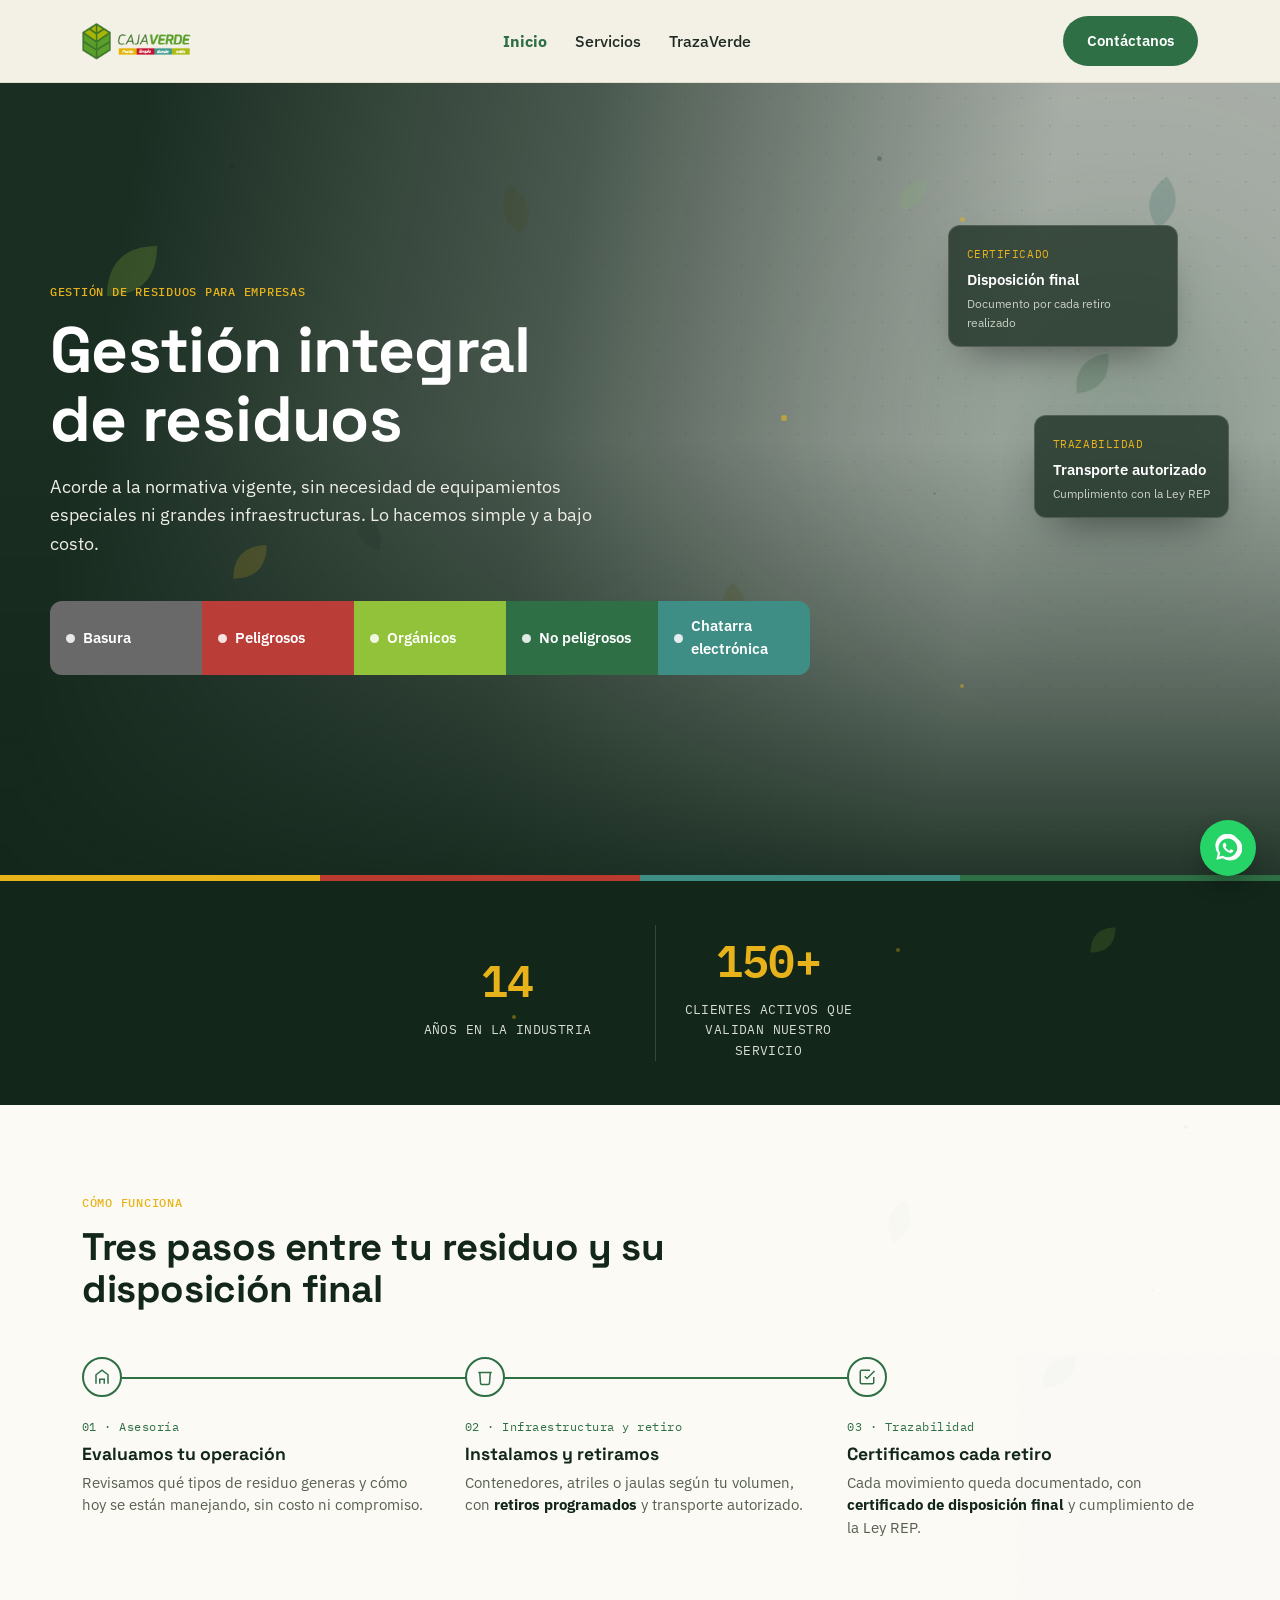
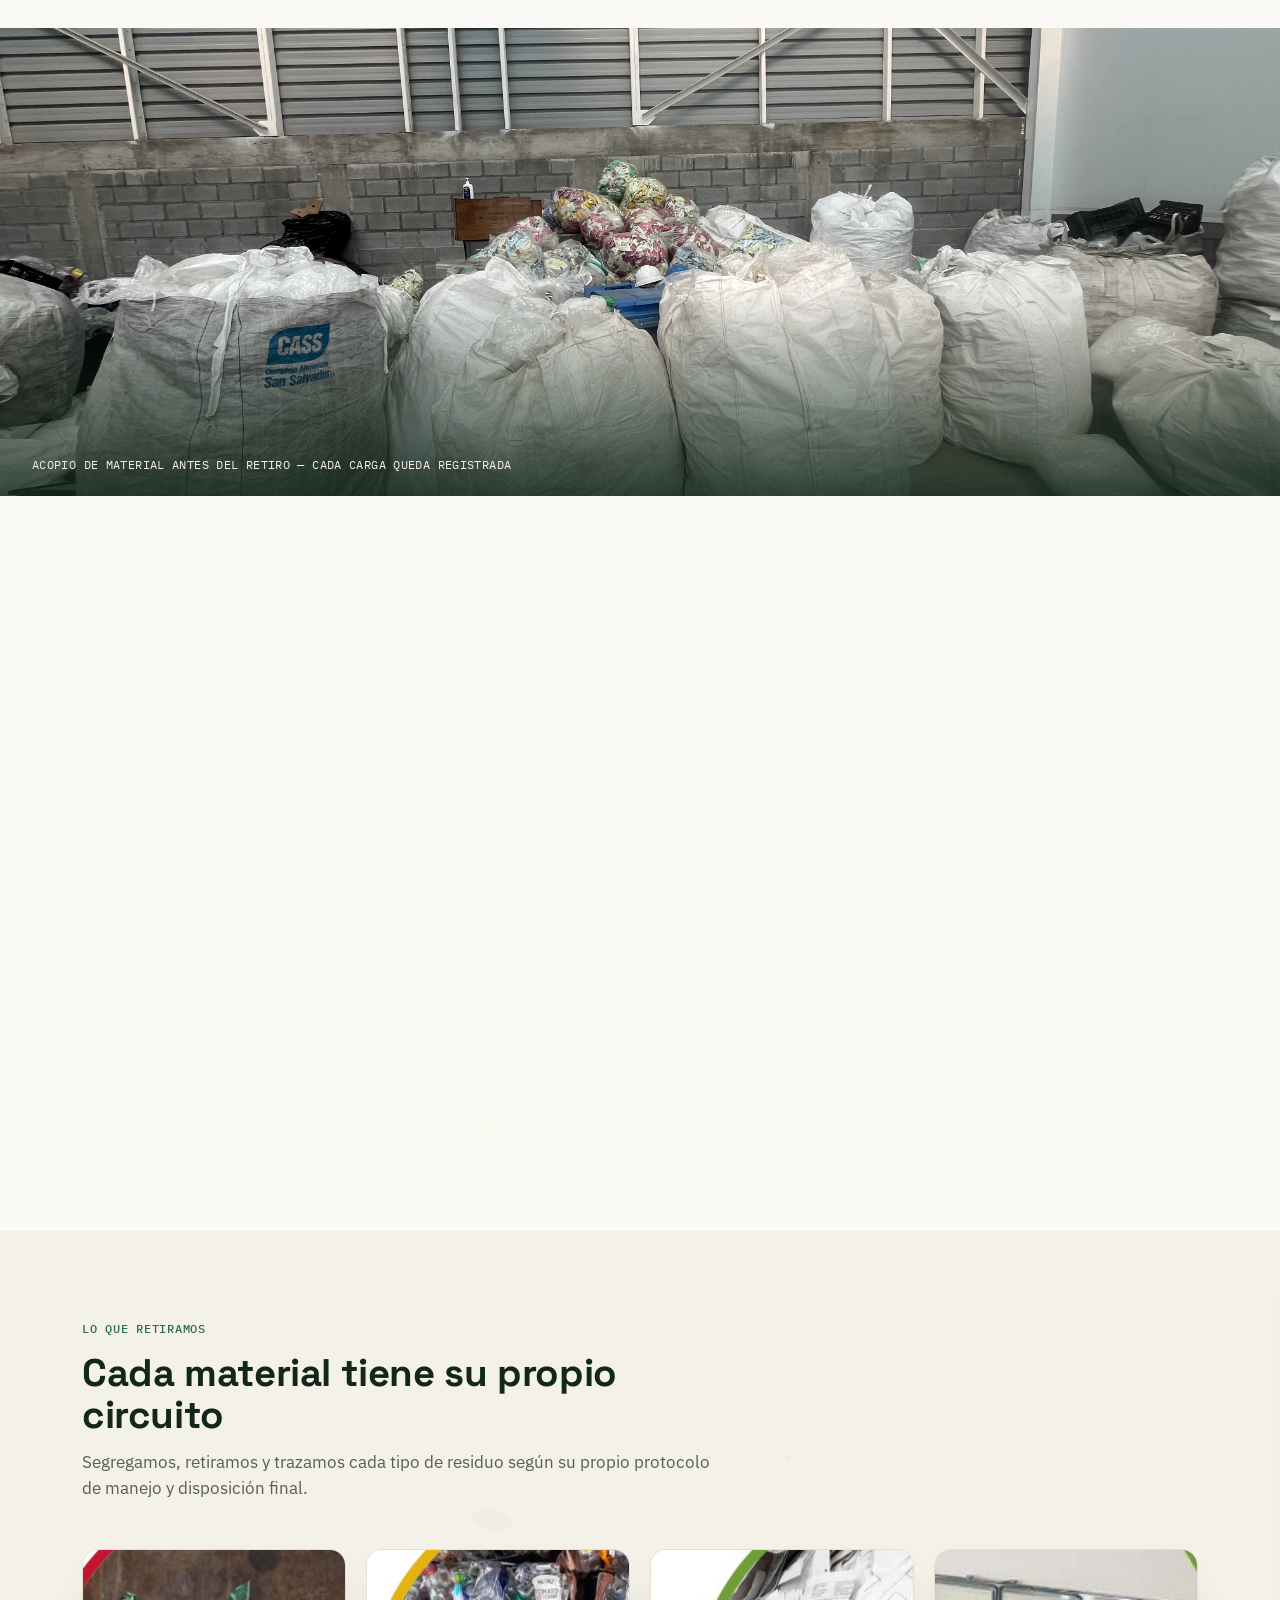
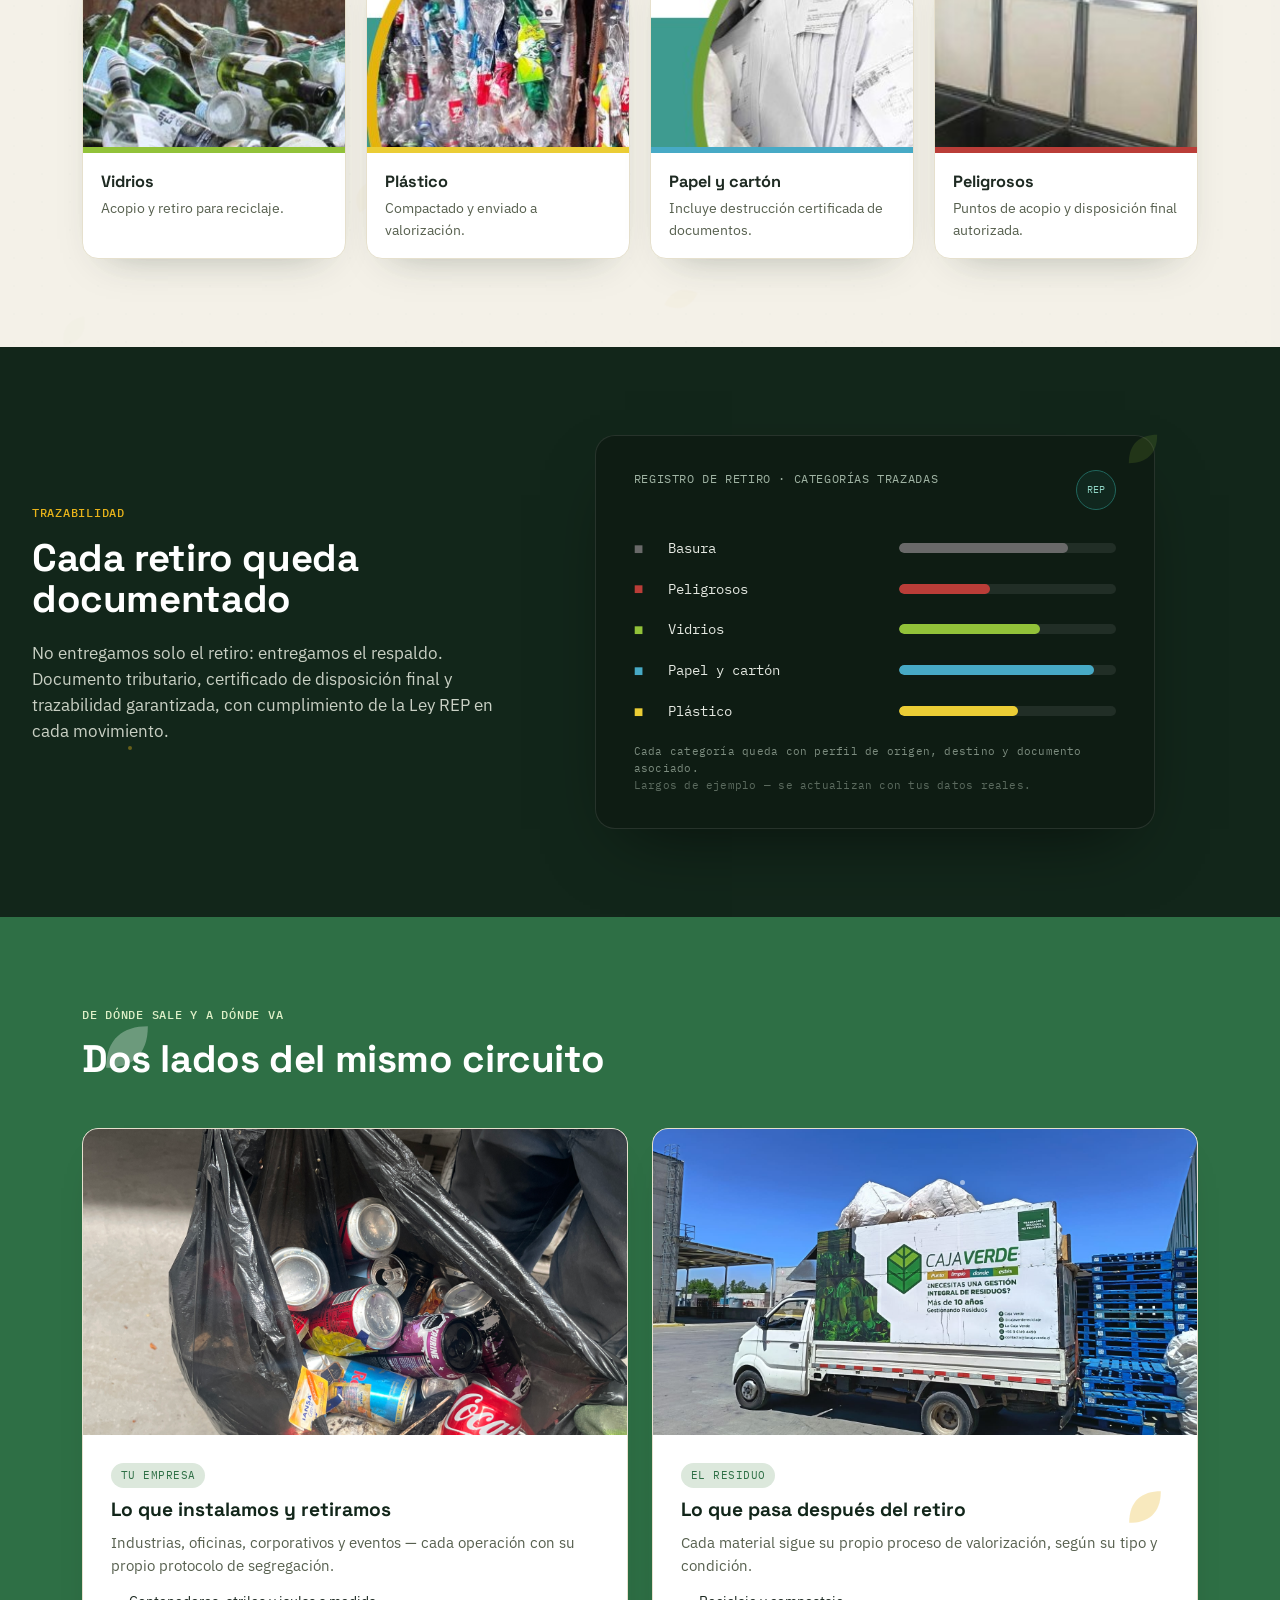
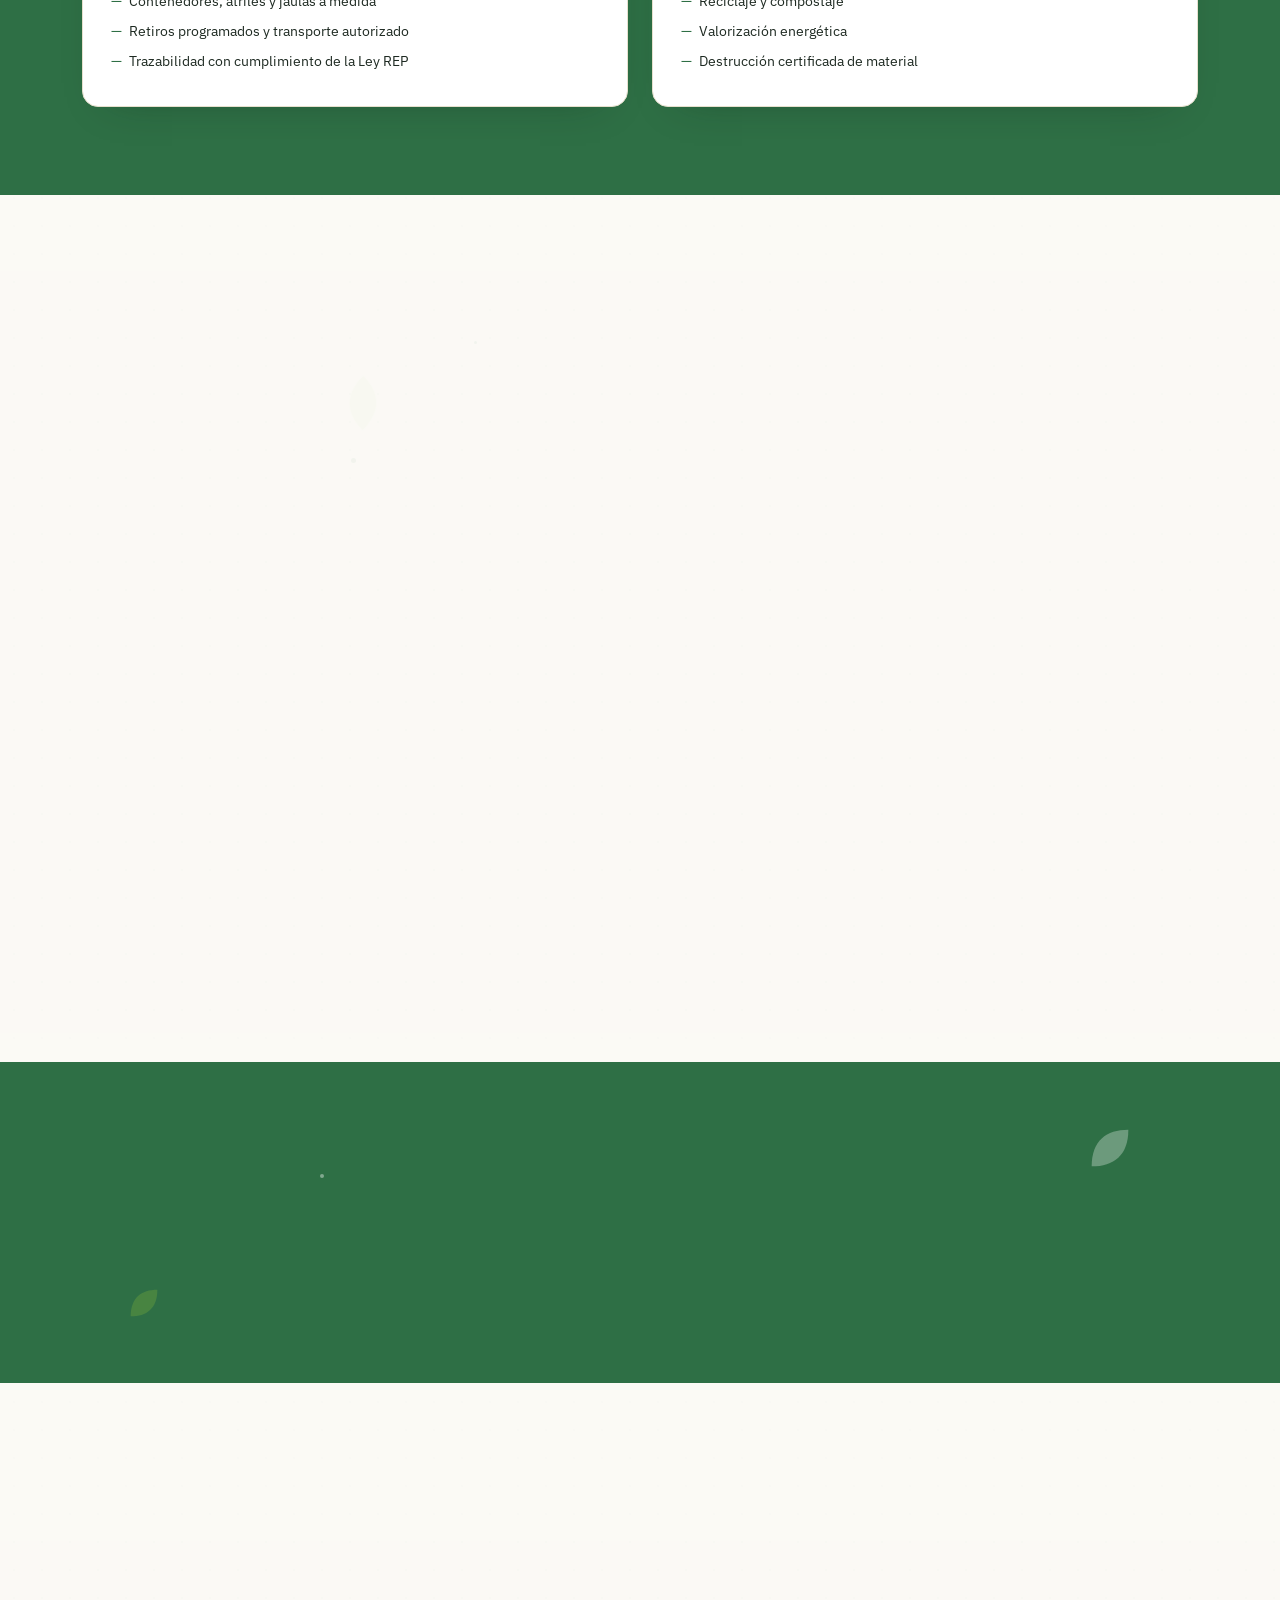
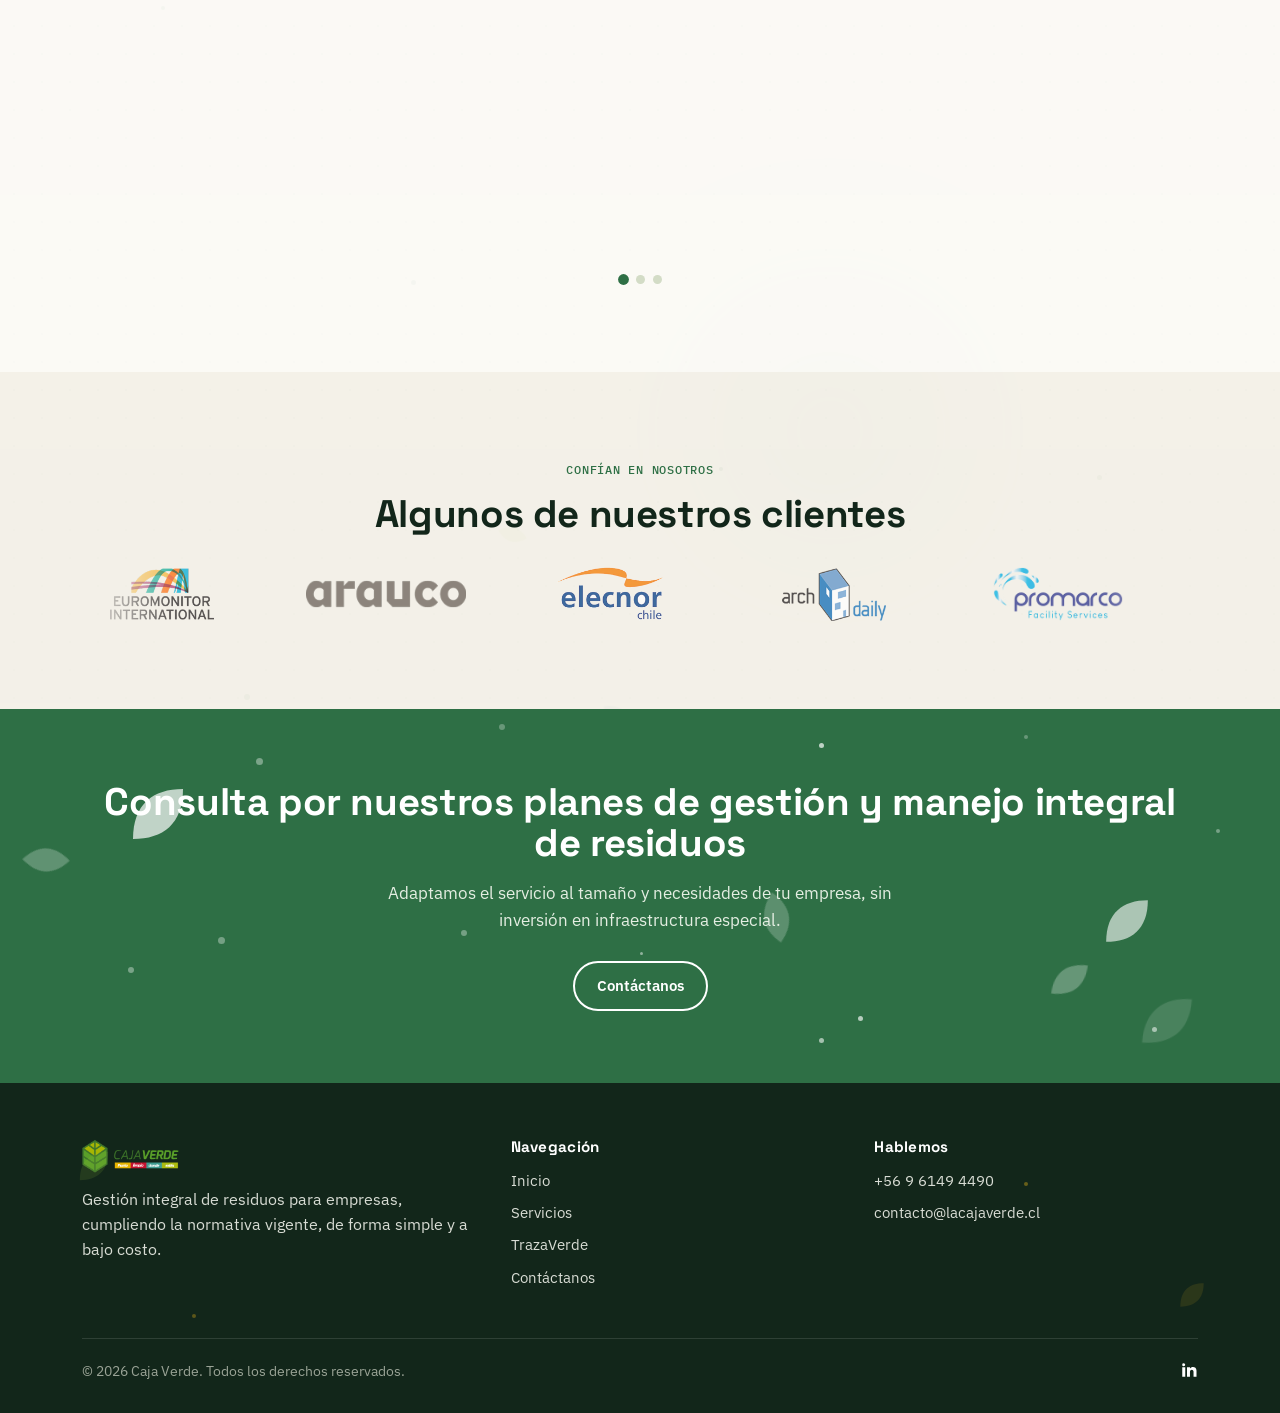
<file: index.html>
<!doctype html>
<html lang="es">
<head>
<meta charset="UTF-8">
<meta name="viewport" content="width=device-width, initial-scale=1.0">
<title>Caja Verde | Gestión Integral de Residuos</title>
<meta name="description" content="Caja Verde ofrece gestión integral de residuos para empresas en Chile: asesoría, infraestructura, retiros programados y disposición final, cumpliendo la Ley REP.">
<link rel="preconnect" href="https://fonts.googleapis.com">
<link href="https://fonts.googleapis.com/css2?family=Space+Grotesk:wght@500;700&family=IBM+Plex+Sans:wght@400;500;600&family=IBM+Plex+Mono:wght@400;500;600&display=swap" rel="stylesheet">
<link rel="stylesheet" href="style.css">
</head>
<body>
<div class="grain-grid" aria-hidden="true"></div>
<div class="ambient-global" aria-hidden="true">
  <div class="blob" style="width:520px; height:520px; top:2%; right:-8%; background:radial-gradient(circle, rgba(46,111,69,.28), transparent 70%);"></div>
  <div class="blob" style="width:420px; height:420px; top:55%; left:-8%; background:radial-gradient(circle, rgba(232,179,26,.2), transparent 70%); animation-delay:4s;"></div>
  <div class="blob" style="width:380px; height:380px; top:85%; left:50%; background:radial-gradient(circle, rgba(62,142,134,.18), transparent 70%); animation-delay:8s;"></div>
  <svg class="fx-leaf drift" style="top:58.0%; left:19.5%; width:41px; opacity:0.19; animation-duration:26s; animation-delay:5.0s; transform:rotate(308deg);" viewBox="0 0 60 60"><path d="M5 55 C5 20 25 5 55 5 C55 40 35 55 5 55 Z" fill="#3E8E86"/></svg>
  <svg class="fx-leaf drift" style="top:90.9%; left:47.1%; width:30px; opacity:0.26; animation-duration:17s; animation-delay:2.6s; transform:rotate(82deg);" viewBox="0 0 60 60"><path d="M5 55 C5 20 25 5 55 5 C55 40 35 55 5 55 Z" fill="#3E8E86"/></svg>
  <svg class="fx-leaf sway" style="top:44.6%; left:52.0%; width:30px; opacity:0.23; animation-duration:19s; animation-delay:6.4s; transform:rotate(206deg);" viewBox="0 0 60 60"><path d="M5 55 C5 20 25 5 55 5 C55 40 35 55 5 55 Z" fill="#E8B31A"/></svg>
  <svg class="fx-leaf sway" style="top:21.4%; left:41.9%; width:33px; opacity:0.14; animation-duration:29s; animation-delay:6.2s; transform:rotate(168deg);" viewBox="0 0 60 60"><path d="M5 55 C5 20 25 5 55 5 C55 40 35 55 5 55 Z" fill="#92C239"/></svg>
  <svg class="fx-leaf drift" style="top:39.7%; left:37.0%; width:37px; opacity:0.18; animation-duration:26s; animation-delay:4.2s; transform:rotate(237deg);" viewBox="0 0 60 60"><path d="M5 55 C5 20 25 5 55 5 C55 40 35 55 5 55 Z" fill="#2E6F45"/></svg>
  <svg class="fx-leaf drift" style="top:53.4%; left:33.8%; width:24px; opacity:0.22; animation-duration:16s; animation-delay:2.6s; transform:rotate(78deg);" viewBox="0 0 60 60"><path d="M5 55 C5 20 25 5 55 5 C55 40 35 55 5 55 Z" fill="#3E8E86"/></svg>
  <svg class="fx-leaf sway" style="top:43.3%; left:27.4%; width:28px; opacity:0.22; animation-duration:27s; animation-delay:8.3s; transform:rotate(334deg);" viewBox="0 0 60 60"><path d="M5 55 C5 20 25 5 55 5 C55 40 35 55 5 55 Z" fill="#E8B31A"/></svg>
  <svg class="fx-leaf drift" style="top:17.3%; left:81.2%; width:40px; opacity:0.24; animation-duration:18s; animation-delay:6.9s; transform:rotate(3deg);" viewBox="0 0 60 60"><path d="M5 55 C5 20 25 5 55 5 C55 40 35 55 5 55 Z" fill="#3E8E86"/></svg>
  <svg class="fx-leaf sway" style="top:7.5%; left:55.7%; width:41px; opacity:0.24; animation-duration:17s; animation-delay:6.8s; transform:rotate(312deg);" viewBox="0 0 60 60"><path d="M5 55 C5 20 25 5 55 5 C55 40 35 55 5 55 Z" fill="#E8B31A"/></svg>
  <svg class="fx-leaf drift" style="top:78.6%; left:14.3%; width:29px; opacity:0.23; animation-duration:30s; animation-delay:5.5s; transform:rotate(71deg);" viewBox="0 0 60 60"><path d="M5 55 C5 20 25 5 55 5 C55 40 35 55 5 55 Z" fill="#92C239"/></svg>
  <svg class="fx-leaf sway" style="top:94.8%; left:85.0%; width:34px; opacity:0.14; animation-duration:24s; animation-delay:5.5s; transform:rotate(179deg);" viewBox="0 0 60 60"><path d="M5 55 C5 20 25 5 55 5 C55 40 35 55 5 55 Z" fill="#E8B31A"/></svg>
  <svg class="fx-leaf sway" style="top:6.6%; left:27.5%; width:34px; opacity:0.17; animation-duration:18s; animation-delay:2.5s; transform:rotate(104deg);" viewBox="0 0 60 60"><path d="M5 55 C5 20 25 5 55 5 C55 40 35 55 5 55 Z" fill="#2E6F45"/></svg>
  <svg class="fx-leaf drift" style="top:12.0%; left:94.2%; width:34px; opacity:0.14; animation-duration:26s; animation-delay:9.8s; transform:rotate(90deg);" viewBox="0 0 60 60"><path d="M5 55 C5 20 25 5 55 5 C55 40 35 55 5 55 Z" fill="#92C239"/></svg>
  <svg class="fx-leaf sway" style="top:2.4%; left:38.6%; width:43px; opacity:0.22; animation-duration:16s; animation-delay:8.0s; transform:rotate(122deg);" viewBox="0 0 60 60"><path d="M5 55 C5 20 25 5 55 5 C55 40 35 55 5 55 Z" fill="#E8B31A"/></svg>
  <svg class="fx-leaf sway" style="top:47.2%; left:19.6%; width:42px; opacity:0.17; animation-duration:30s; animation-delay:1.3s; transform:rotate(176deg);" viewBox="0 0 60 60"><path d="M5 55 C5 20 25 5 55 5 C55 40 35 55 5 55 Z" fill="#3E8E86"/></svg>
  <svg class="fx-leaf drift" style="top:88.6%; left:39.1%; width:25px; opacity:0.2; animation-duration:19s; animation-delay:1.5s; transform:rotate(61deg);" viewBox="0 0 60 60"><path d="M5 55 C5 20 25 5 55 5 C55 40 35 55 5 55 Z" fill="#92C239"/></svg>
  <svg class="fx-leaf drift" style="top:34.6%; left:36.1%; width:38px; opacity:0.22; animation-duration:26s; animation-delay:8.2s; transform:rotate(262deg);" viewBox="0 0 60 60"><path d="M5 55 C5 20 25 5 55 5 C55 40 35 55 5 55 Z" fill="#92C239"/></svg>
  <svg class="fx-leaf drift" style="top:13.5%; left:52.9%; width:34px; opacity:0.22; animation-duration:27s; animation-delay:2.6s; transform:rotate(222deg);" viewBox="0 0 60 60"><path d="M5 55 C5 20 25 5 55 5 C55 40 35 55 5 55 Z" fill="#3E8E86"/></svg>
  <svg class="fx-leaf sway" style="top:45.6%; left:29.2%; width:25px; opacity:0.14; animation-duration:21s; animation-delay:7.4s; transform:rotate(224deg);" viewBox="0 0 60 60"><path d="M5 55 C5 20 25 5 55 5 C55 40 35 55 5 55 Z" fill="#92C239"/></svg>
  <svg class="fx-leaf drift" style="top:66.3%; left:26.6%; width:46px; opacity:0.25; animation-duration:28s; animation-delay:9.0s; transform:rotate(316deg);" viewBox="0 0 60 60"><path d="M5 55 C5 20 25 5 55 5 C55 40 35 55 5 55 Z" fill="#92C239"/></svg>
  <svg class="fx-leaf drift" style="top:2.3%; left:89.1%; width:45px; opacity:0.23; animation-duration:18s; animation-delay:4.9s; transform:rotate(325deg);" viewBox="0 0 60 60"><path d="M5 55 C5 20 25 5 55 5 C55 40 35 55 5 55 Z" fill="#3E8E86"/></svg>
  <svg class="fx-leaf drift" style="top:4.5%; left:83.7%; width:43px; opacity:0.22; animation-duration:25s; animation-delay:8.0s; transform:rotate(173deg);" viewBox="0 0 60 60"><path d="M5 55 C5 20 25 5 55 5 C55 40 35 55 5 55 Z" fill="#2E6F45"/></svg>
  <svg class="fx-leaf drift" style="top:15.4%; left:68.8%; width:37px; opacity:0.16; animation-duration:19s; animation-delay:3.6s; transform:rotate(329deg);" viewBox="0 0 60 60"><path d="M5 55 C5 20 25 5 55 5 C55 40 35 55 5 55 Z" fill="#2E6F45"/></svg>
  <svg class="fx-leaf drift" style="top:97.2%; left:70.7%; width:44px; opacity:0.15; animation-duration:30s; animation-delay:5.9s; transform:rotate(340deg);" viewBox="0 0 60 60"><path d="M5 55 C5 20 25 5 55 5 C55 40 35 55 5 55 Z" fill="#92C239"/></svg>
  <svg class="fx-leaf drift" style="top:45.0%; left:4.6%; width:30px; opacity:0.14; animation-duration:24s; animation-delay:9.3s; transform:rotate(170deg);" viewBox="0 0 60 60"><path d="M5 55 C5 20 25 5 55 5 C55 40 35 55 5 55 Z" fill="#92C239"/></svg>
  <svg class="fx-leaf drift" style="top:57.5%; left:46.7%; width:28px; opacity:0.14; animation-duration:16s; animation-delay:4.5s; transform:rotate(292deg);" viewBox="0 0 60 60"><path d="M5 55 C5 20 25 5 55 5 C55 40 35 55 5 55 Z" fill="#2E6F45"/></svg>
  <span class="fx-dot" style="top:98.4%; left:40.1%; width:4px; height:4px; background:#2E6F45; opacity:0.41; animation-duration:4s; animation-delay:1.7s;"></span>
  <span class="fx-dot" style="top:53.0%; left:96.7%; width:5px; height:5px; background:#2E6F45; opacity:0.29; animation-duration:5s; animation-delay:4.3s;"></span>
  <span class="fx-dot" style="top:39.1%; left:55.2%; width:4px; height:4px; background:#2E6F45; opacity:0.44; animation-duration:9s; animation-delay:4.5s;"></span>
  <span class="fx-dot" style="top:92.7%; left:33.3%; width:3px; height:3px; background:#2E6F45; opacity:0.27; animation-duration:7s; animation-delay:5.4s;"></span>
  <span class="fx-dot" style="top:47.0%; left:20.4%; width:4px; height:4px; background:#2E6F45; opacity:0.38; animation-duration:7s; animation-delay:2.6s;"></span>
  <span class="fx-dot" style="top:91.7%; left:86.7%; width:3px; height:3px; background:#2E6F45; opacity:0.43; animation-duration:5s; animation-delay:2.0s;"></span>
  <span class="fx-dot" style="top:4.8%; left:31.2%; width:5px; height:5px; background:#2E6F45; opacity:0.21; animation-duration:7s; animation-delay:0.8s;"></span>
  <span class="fx-dot" style="top:59.1%; left:65.2%; width:5px; height:5px; background:#2E6F45; opacity:0.43; animation-duration:7s; animation-delay:3.7s;"></span>
  <span class="fx-dot" style="top:97.0%; left:83.4%; width:3px; height:3px; background:#2E6F45; opacity:0.34; animation-duration:6s; animation-delay:0.5s;"></span>
  <span class="fx-dot" style="top:65.8%; left:37.0%; width:3px; height:3px; background:#2E6F45; opacity:0.46; animation-duration:7s; animation-delay:0.3s;"></span>
  <span class="fx-dot" style="top:6.6%; left:1.3%; width:4px; height:4px; background:#2E6F45; opacity:0.35; animation-duration:7s; animation-delay:5.0s;"></span>
  <span class="fx-dot" style="top:90.8%; left:19.1%; width:6px; height:6px; background:#2E6F45; opacity:0.28; animation-duration:9s; animation-delay:1.3s;"></span>
  <span class="fx-dot" style="top:59.4%; left:83.8%; width:4px; height:4px; background:#2E6F45; opacity:0.43; animation-duration:8s; animation-delay:4.0s;"></span>
  <span class="fx-dot" style="top:30.1%; left:23.4%; width:3px; height:3px; background:#2E6F45; opacity:0.22; animation-duration:4s; animation-delay:4.3s;"></span>
  <span class="fx-dot" style="top:2.0%; left:68.5%; width:5px; height:5px; background:#2E6F45; opacity:0.34; animation-duration:6s; animation-delay:3.7s;"></span>
  <span class="fx-dot" style="top:14.4%; left:92.5%; width:4px; height:4px; background:#2E6F45; opacity:0.43; animation-duration:7s; animation-delay:4.5s;"></span>
  <span class="fx-dot" style="top:39.1%; left:61.3%; width:6px; height:6px; background:#2E6F45; opacity:0.23; animation-duration:8s; animation-delay:0.4s;"></span>
  <span class="fx-dot" style="top:67.3%; left:27.4%; width:5px; height:5px; background:#2E6F45; opacity:0.45; animation-duration:5s; animation-delay:4.6s;"></span>
  <span class="fx-dot" style="top:55.4%; left:23.7%; width:6px; height:6px; background:#2E6F45; opacity:0.42; animation-duration:5s; animation-delay:5.5s;"></span>
  <span class="fx-dot" style="top:6.3%; left:72.9%; width:3px; height:3px; background:#2E6F45; opacity:0.2; animation-duration:6s; animation-delay:4.9s;"></span>
  <span class="fx-dot" style="top:16.5%; left:13.2%; width:5px; height:5px; background:#2E6F45; opacity:0.36; animation-duration:8s; animation-delay:5.3s;"></span>
  <span class="fx-dot" style="top:97.0%; left:54.6%; width:3px; height:3px; background:#2E6F45; opacity:0.26; animation-duration:4s; animation-delay:3.4s;"></span>
  <span class="fx-dot" style="top:82.0%; left:12.6%; width:4px; height:4px; background:#2E6F45; opacity:0.34; animation-duration:6s; animation-delay:1.1s;"></span>
  <span class="fx-dot" style="top:19.2%; left:49.4%; width:6px; height:6px; background:#2E6F45; opacity:0.44; animation-duration:5s; animation-delay:2.2s;"></span>
  <span class="fx-dot" style="top:87.9%; left:56.2%; width:4px; height:4px; background:#2E6F45; opacity:0.4; animation-duration:4s; animation-delay:5.9s;"></span>
  <span class="fx-dot" style="top:4.7%; left:26.9%; width:4px; height:4px; background:#2E6F45; opacity:0.5; animation-duration:7s; animation-delay:1.5s;"></span>
  <span class="fx-dot" style="top:85.5%; left:32.1%; width:5px; height:5px; background:#2E6F45; opacity:0.31; animation-duration:9s; animation-delay:2.3s;"></span>
  <span class="fx-dot" style="top:23.1%; left:30.3%; width:5px; height:5px; background:#2E6F45; opacity:0.35; animation-duration:7s; animation-delay:5.9s;"></span>
  <span class="fx-dot" style="top:16.5%; left:89.9%; width:3px; height:3px; background:#2E6F45; opacity:0.31; animation-duration:8s; animation-delay:2.6s;"></span>
  <span class="fx-dot" style="top:88.0%; left:85.7%; width:5px; height:5px; background:#2E6F45; opacity:0.26; animation-duration:7s; animation-delay:5.6s;"></span>
  <span class="fx-dot" style="top:21.5%; left:11.1%; width:6px; height:6px; background:#2E6F45; opacity:0.47; animation-duration:7s; animation-delay:5.3s;"></span>
  <span class="fx-dot" style="top:2.1%; left:18.0%; width:4px; height:4px; background:#2E6F45; opacity:0.35; animation-duration:9s; animation-delay:2.4s;"></span>
  <span class="fx-dot" style="top:91.4%; left:60.7%; width:3px; height:3px; background:#2E6F45; opacity:0.41; animation-duration:5s; animation-delay:4.7s;"></span>
  <span class="fx-dot" style="top:55.5%; left:66.2%; width:5px; height:5px; background:#2E6F45; opacity:0.43; animation-duration:5s; animation-delay:5.5s;"></span>
</div>
<header class="site-header">
  <div class="container">
    <a href="index.html" class="brand">
      <img src="img/logo.png" alt="Caja Verde" style="height:38px;width:auto;">
    </a>
    <nav class="nav-links">
      <a href="index.html" aria-current="page">Inicio</a>
      <a href="servicios.html">Servicios</a>
      <a href="trazaverde.html">TrazaVerde</a>
    </nav>
    <a href="#contacto" class="btn btn-primary">Contáctanos</a>
  </div>
</header>

<!-- HERO -->
<section class="hero">
  <div class="hero-bg">
    <video autoplay muted loop playsinline webkit-playsinline="true" x5-playsinline="true" disablepictureinpicture disableremoteplayback preload="auto">
      <source src="img/video-banner.mp4" type="video/mp4">
    </video>
  </div>
  <div class="hero-scrim"></div>
  <div class="hero-decor" aria-hidden="true">
    <svg class="fx-leaf drift" style="top:20%; left:8%; width:60px; opacity:.22; animation-duration:20s;" viewBox="0 0 60 60"><path d="M5 55 C5 20 25 5 55 5 C55 40 35 55 5 55 Z" fill="#92C239"/></svg>
    <svg class="fx-leaf sway" style="top:58%; left:18%; width:40px; opacity:.18; animation-duration:12s; animation-delay:1.5s;" viewBox="0 0 60 60"><path d="M5 55 C5 20 25 5 55 5 C55 40 35 55 5 55 Z" fill="#E8B31A"/></svg>
    <svg class="fx-leaf drift" style="top:12%; left:70%; width:34px; opacity:.16; animation-duration:24s; animation-delay:3s;" viewBox="0 0 60 60"><path d="M5 55 C5 20 25 5 55 5 C55 40 35 55 5 55 Z" fill="#7FB86A"/></svg>
    <svg class="fx-leaf sway" style="top:70%; left:60%; width:30px; opacity:.15; animation-duration:14s; animation-delay:2s;" viewBox="0 0 60 60"><path d="M5 55 C5 20 25 5 55 5 C55 40 35 55 5 55 Z" fill="#92C239"/></svg>
    <span class="fx-dot" style="top:17%; left:75%; width:5px; height:5px; background:#E8B31A; opacity:.5; animation-duration:9s;"></span>
    <span class="fx-dot" style="top:76%; left:75%; width:4px; height:4px; background:#E8B31A; opacity:.42; animation-duration:8s; animation-delay:3.6s;"></span>
    <span class="fx-dot" style="top:42%; left:61%; width:6px; height:6px; background:#E8B31A; opacity:.6; animation-duration:6s; animation-delay:1.5s;"></span>
    <span class="fx-dot" style="top:25%; left:91%; width:4px; height:4px; background:#E8B31A; opacity:.29; animation-duration:6s; animation-delay:2.6s;"></span>
  </div>
  <div class="hero-floats" aria-hidden="true">
    <div class="float-card" style="right:8%; top:18%;">
      <span class="tag">Certificado</span>
      <div class="title">Disposición final</div>
      <div class="sub">Documento por cada retiro realizado</div>
    </div>
    <div class="float-card" style="right:4%; top:42%;">
      <span class="tag">Trazabilidad</span>
      <div class="title">Transporte autorizado</div>
      <div class="sub">Cumplimiento con la Ley REP</div>
    </div>
  </div>
  <div class="hero-inner container">
    <span class="eyebrow">Gestión de residuos para empresas</span>
    <h1>Gestión integral<br>de residuos</h1>
    <p class="lede">Acorde a la normativa vigente, sin necesidad de equipamientos especiales ni grandes infraestructuras. Lo hacemos simple y a bajo costo.</p>
    <div class="waste-strip">
      <a href="servicios.html" style="background:var(--r-basura);"><span class="dot"></span>Basura</a>
      <a href="servicios.html" style="background:var(--r-peligrosos);"><span class="dot"></span>Peligrosos</a>
      <a href="servicios.html" style="background:var(--r-vidrios);"><span class="dot"></span>Orgánicos</a>
      <a href="servicios.html" style="background:var(--verde);"><span class="dot"></span>No peligrosos</a>
      <a href="servicios.html" style="background:var(--teal);"><span class="dot"></span>Chatarra electrónica</a>
    </div>
  </div>
</section>

<div class="rule-brand reveal-brand"><span></span><span></span><span></span><span></span></div>

<!-- STAT BAND -->
<section class="stat-band">
  <div class="hero-decor" aria-hidden="true">
    <svg class="fx-leaf sway" style="top:20%; left:85%; width:30px; opacity:.16;" viewBox="0 0 60 60"><path d="M5 55 C5 20 25 5 55 5 C55 40 35 55 5 55 Z" fill="#92C239"/></svg>
    <span class="fx-dot" style="top:60%; left:40%; width:4px; height:4px; background:#E8B31A; opacity:.4; animation-duration:6s;"></span>
    <span class="fx-dot" style="top:30%; left:70%; width:4px; height:4px; background:#E8B31A; opacity:.35; animation-duration:7s; animation-delay:1.5s;"></span>
  </div>
  <div class="container">
    <div class="stat">
      <span class="num">14</span>
      <span class="label">años en la industria</span>
    </div>
    <div class="stat">
      <span class="num">150+</span>
      <span class="label">clientes activos que validan nuestro servicio</span>
    </div>
  </div>
</section>

<!-- CÓMO FUNCIONA -->
<section class="section">
  <div class="container">
    <div class="section-head reveal">
      <span class="eyebrow">Cómo funciona</span>
      <h2>Tres pasos entre tu residuo y su disposición final</h2>
    </div>
    <div class="step-flow">
      <div class="step-connector"><div class="fill"></div></div>
      <div class="step">
        <div class="ico"><svg width="18" height="18" viewBox="0 0 24 24" fill="none" stroke="currentColor" stroke-width="2"><path d="M4 21V9l8-6 8 6v12"/><path d="M9 21v-6h6v6"/></svg></div>
        <span class="num-tag">01 · Asesoría</span>
        <h3>Evaluamos tu operación</h3>
        <p>Revisamos qué tipos de residuo generas y cómo hoy se están manejando, sin costo ni compromiso.</p>
      </div>
      <div class="step">
        <div class="ico"><svg width="18" height="18" viewBox="0 0 24 24" fill="none" stroke="currentColor" stroke-width="2"><polyline points="3 6 5 6 21 6"/><path d="M19 6l-1 14a2 2 0 01-2 2H8a2 2 0 01-2-2L5 6"/></svg></div>
        <span class="num-tag">02 · Infraestructura y retiro</span>
        <h3>Instalamos y retiramos</h3>
        <p>Contenedores, atriles o jaulas según tu volumen, con <strong>retiros programados</strong> y transporte autorizado.</p>
      </div>
      <div class="step">
        <div class="ico"><svg width="18" height="18" viewBox="0 0 24 24" fill="none" stroke="currentColor" stroke-width="2"><path d="M9 11l3 3L22 4"/><path d="M21 12v7a2 2 0 01-2 2H5a2 2 0 01-2-2V5a2 2 0 012-2h11"/></svg></div>
        <span class="num-tag">03 · Trazabilidad</span>
        <h3>Certificamos cada retiro</h3>
        <p>Cada movimiento queda documentado, con <strong>certificado de disposición final</strong> y cumplimiento de la Ley REP.</p>
      </div>
    </div>
  </div>
</section>

<!-- FRANJA DE FOTO -->
<div class="photo-band">
  <img src="img/acopio.png" alt="Acopio de material antes del retiro">
  <span class="photo-caption">Acopio de material antes del retiro — cada carga queda registrada</span>
</div>

<!-- INTRO / CONTACTO -->
<section class="section" id="contacto">
  <div class="container intro-grid">
    <div class="reveal">
      <span class="eyebrow" style="color:var(--verde);">Cómo trabajamos</span>
      <h2 style="margin:14px 0 20px;">Una solución hecha a la medida de tu operación</h2>
      <p>Ofrecemos una solución integral en <strong>gestión de residuos</strong>, diseñada para satisfacer las necesidades específicas de nuestros clientes.</p>
      <div class="tag-row">
        <span>Asesoría</span>
        <span>Infraestructura</span>
        <span>Retiros programados</span>
        <span>Disposición final</span>
      </div>
      <div class="benefit-grid">
        <div class="benefit">
          <div class="ico"><svg width="18" height="18" viewBox="0 0 24 24" fill="none" stroke="currentColor" stroke-width="2"><path d="M20 6L9 17l-5-5"/></svg></div>
          <div><strong>Sin equipamientos especiales</strong><span>Trabajamos con la infraestructura que ya tienes.</span></div>
        </div>
        <div class="benefit">
          <div class="ico"><svg width="18" height="18" viewBox="0 0 24 24" fill="none" stroke="currentColor" stroke-width="2"><path d="M20 6L9 17l-5-5"/></svg></div>
          <div><strong>Sin grandes infraestructuras</strong><span>Nos adaptamos al espacio disponible.</span></div>
        </div>
        <div class="benefit">
          <div class="ico"><svg width="18" height="18" viewBox="0 0 24 24" fill="none" stroke="currentColor" stroke-width="2"><path d="M20 6L9 17l-5-5"/></svg></div>
          <div><strong>Retiro programado</strong><span>Frecuencia acorde al volumen que generas.</span></div>
        </div>
        <div class="benefit">
          <div class="ico"><svg width="18" height="18" viewBox="0 0 24 24" fill="none" stroke="currentColor" stroke-width="2"><path d="M20 6L9 17l-5-5"/></svg></div>
          <div><strong>Certificado por retiro</strong><span>Respaldo documental de cada movimiento.</span></div>
        </div>
      </div>
    </div>
    <form class="wizard reveal" action="#" method="POST">
      <div class="wizard-callout">
        <strong>Lo que más ayuda a calibrar nuestra propuesta</strong>
        Adjunta 3-4 fotos del punto de acopio cuando te contactemos por correo.
      </div>

      <div class="wizard-progress">
        <div class="dot">1</div><div class="line"><div class="fill"></div></div>
        <div class="dot">2</div><div class="line"><div class="fill"></div></div>
        <div class="dot">3</div><div class="line"><div class="fill"></div></div>
        <div class="dot">4</div>
      </div>

      <!-- PASO 1: Tu empresa -->
      <div class="wizard-step">
        <h4>Tu empresa</h4>
        <div class="field"><label for="razon-social">Razón social</label><input id="razon-social" name="razon_social" type="text" required></div>
        <div class="field"><label for="rut">RUT</label><input id="rut" name="rut" type="text" required></div>
        <div class="field"><label for="direccion">Dirección de retiro (calle y número)</label><input id="direccion" name="direccion" type="text" required></div>
      </div>

      <!-- PASO 2: Contacto -->
      <div class="wizard-step">
        <h4>Contacto</h4>
        <div class="field"><label for="contacto">Nombre de contacto</label><input id="contacto" name="contacto" type="text" required></div>
        <div class="field"><label for="celular">Celular de contacto</label><input id="celular" name="celular" type="tel" required></div>
        <div class="field"><label for="email-contacto">Email de contacto</label><input id="email-contacto" name="email_contacto" type="email" required></div>
      </div>

      <!-- PASO 3: Tus residuos -->
      <div class="wizard-step">
        <h4>Tus residuos</h4>
        <div class="field">
          <label>Tipo(s) de residuo</label>
          <div class="check-group">
            <label class="check-item"><input type="checkbox" name="tipo_residuo" value="No peligrosos">No peligrosos</label>
            <label class="check-item"><input type="checkbox" name="tipo_residuo" value="Chatarra electrónica">Chatarra electrónica</label>
            <label class="check-item"><input type="checkbox" name="tipo_residuo" value="Orgánicos">Orgánicos</label>
            <label class="check-item"><input type="checkbox" name="tipo_residuo" value="Basura general">Basura general</label>
            <label class="check-item"><input type="checkbox" name="tipo_residuo" value="RESPEL">RESPEL</label>
            <label class="check-item"><input type="checkbox" name="tipo_residuo" value="Sólidos no peligrosos">Sólidos no peligrosos</label>
          </div>
        </div>
        <div class="field"><label for="detalle-residuos">Detalle de los residuos (opcional)</label><input id="detalle-residuos" name="detalle_residuos" type="text"></div>
        <div class="field">
          <label>Frecuencia estimada</label>
          <div class="check-group">
            <label class="check-item"><input type="radio" name="frecuencia" value="Puntual">Puntual</label>
            <label class="check-item"><input type="radio" name="frecuencia" value="Semanal">Semanal</label>
            <label class="check-item"><input type="radio" name="frecuencia" value="Mensual">Mensual</label>
            <label class="check-item"><input type="radio" name="frecuencia" value="No sé">No sé</label>
          </div>
        </div>
        <div class="field">
          <label>Volumen aproximado mensual</label>
          <div class="check-group">
            <label class="check-item"><input type="radio" name="volumen" value="1 m3">1 m³</label>
            <label class="check-item"><input type="radio" name="volumen" value="3 m3">3 m³</label>
            <label class="check-item"><input type="radio" name="volumen" value="6 m3">6 m³</label>
            <label class="check-item"><input type="radio" name="volumen" value="9 m3">9 m³</label>
            <label class="check-item"><input type="radio" name="volumen" value="12 m3">12 m³</label>
          </div>
          <div class="field-other-inline" style="margin-top:8px;">
            <label class="check-item"><input type="radio" name="volumen" value="otro">Otro</label>
            <input type="text" name="volumen_otro" placeholder="Especifica m³">
          </div>
        </div>
      </div>

      <!-- PASO 4: Logística y normativa -->
      <div class="wizard-step">
        <h4>Logística y normativa</h4>
        <div class="field">
          <label>¿Cómo están acopiando los residuos hoy?</label>
          <div class="check-group">
            <label class="check-item"><input type="checkbox" name="acopio" value="Bolsas">Bolsas</label>
            <label class="check-item"><input type="checkbox" name="acopio" value="Contenedores">Contenedores</label>
            <label class="check-item"><input type="checkbox" name="acopio" value="Maxisacas">Maxisacas</label>
            <label class="check-item"><input type="checkbox" name="acopio" value="Tolva">Tolva</label>
            <label class="check-item"><input type="checkbox" name="acopio" value="A granel">A granel</label>
          </div>
          <div class="field-other-inline" style="margin-top:8px;">
            <label class="check-item"><input type="checkbox" name="acopio" value="otro">Otro</label>
            <input type="text" name="acopio_otro" placeholder="Especifica">
          </div>
        </div>
        <div class="field">
          <label>¿Tienen cómo cargar los residuos al camión?</label>
          <div class="check-group">
            <label class="check-item"><input type="radio" name="carga_camion" value="Sí">Sí</label>
            <label class="check-item"><input type="radio" name="carga_camion" value="No">No</label>
          </div>
        </div>
        <div class="field">
          <label>¿Declaran en la Ley REP?</label>
          <div class="check-group">
            <label class="check-item"><input type="radio" name="declara_rep" value="Sí">Sí</label>
            <label class="check-item"><input type="radio" name="declara_rep" value="No">No</label>
            <label class="check-item"><input type="radio" name="declara_rep" value="No sé">No sé</label>
          </div>
        </div>
        <div class="field">
          <label>¿Tiene proveedor actual?</label>
          <div class="check-group">
            <label class="check-item"><input type="radio" name="proveedor_actual" value="Sí">Sí</label>
            <label class="check-item"><input type="radio" name="proveedor_actual" value="No">No</label>
          </div>
        </div>
        <div class="field"><label for="proveedor-cual">Si tiene proveedor actual, ¿cuál? (opcional)</label><input id="proveedor-cual" name="proveedor_cual" type="text"></div>
        <div class="field"><label for="altura-estacionamiento">Altura del estacionamiento (ej: 3,5 mts)</label><input id="altura-estacionamiento" name="altura_estacionamiento" type="text"></div>
      </div>

      <div class="wizard-nav">
        <button type="button" class="btn btn-outline wizard-back">Atrás</button>
        <button type="submit" class="btn btn-primary wizard-next">Siguiente</button>
      </div>
    </form>
  </div>
</section>

<!-- RESIDUOS QUE GESTIONAMOS -->
<section class="section section-crema">
  <div class="container">
    <div class="section-head reveal">
      <span class="eyebrow" style="color:var(--verde);">Lo que retiramos</span>
      <h2>Cada material tiene su propio circuito</h2>
      <p>Segregamos, retiramos y trazamos cada tipo de residuo según su propio protocolo de manejo y disposición final.</p>
    </div>
    <div class="waste-gallery reveal-stagger">
      <div class="waste-card">
        <div class="photo"><img src="img/waste-glass.jpg" alt="Vidrio recolectado para reciclaje"></div>
        <div class="bar" style="background:var(--r-vidrios);"></div>
        <div class="cap"><div class="kind">Vidrios</div><div class="desc">Acopio y retiro para reciclaje.</div></div>
      </div>
      <div class="waste-card">
        <div class="photo"><img src="img/waste-plastic.jpg" alt="Plástico compactado en fardos"></div>
        <div class="bar" style="background:var(--r-plastico);"></div>
        <div class="cap"><div class="kind">Plástico</div><div class="desc">Compactado y enviado a valorización.</div></div>
      </div>
      <div class="waste-card">
        <div class="photo"><img src="img/waste-paper.jpg" alt="Papel y documentos para reciclaje"></div>
        <div class="bar" style="background:var(--r-papel);"></div>
        <div class="cap"><div class="kind">Papel y cartón</div><div class="desc">Incluye destrucción certificada de documentos.</div></div>
      </div>
      <div class="waste-card">
        <div class="photo"><img src="img/waste-batteries.jpg" alt="Punto de acopio de pilas y peligrosos"></div>
        <div class="bar" style="background:var(--r-peligrosos);"></div>
        <div class="cap"><div class="kind">Peligrosos</div><div class="desc">Puntos de acopio y disposición final autorizada.</div></div>
      </div>
    </div>
  </div>
</section>

<!-- TRAZABILIDAD (dato real, sin cifras inventadas) -->
<section class="section section-ink">
  <div class="hero-decor" aria-hidden="true">
    <svg class="fx-leaf sway" style="top:15%; left:88%; width:34px; opacity:.15;" viewBox="0 0 60 60"><path d="M5 55 C5 20 25 5 55 5 C55 40 35 55 5 55 Z" fill="#92C239"/></svg>
    <span class="fx-dot" style="top:70%; left:10%; width:4px; height:4px; background:#E8B31A; opacity:.4; animation-duration:7s;"></span>
  </div>
  <div class="container intro-grid container-wide" style="align-items:center;">
    <div class="reveal">
      <span class="eyebrow">Trazabilidad</span>
      <h2 style="margin:14px 0 20px;">Cada retiro queda documentado</h2>
      <p style="color:#C9D0C4; font-size:1.05rem; margin-bottom:16px;">No entregamos solo el retiro: entregamos el respaldo. Documento tributario, certificado de disposición final y trazabilidad garantizada, con cumplimiento de la Ley REP en cada movimiento.</p>
    </div>
    <div class="data-card reveal">
      <div class="dc-head">
        <span class="dc-title">Registro de retiro · categorías trazadas</span>
        <span class="dc-badge">REP</span>
      </div>
      <div class="data-row" data-pct="78">
        <span class="yr" style="color:var(--r-basura);">■</span>
        <span style="flex:1; font-family:var(--font-mono); font-size:.82rem; color:#E4E8E1;">Basura</span>
        <div class="bar-track"><div class="bar-fill" style="background:var(--r-basura);"></div></div>
      </div>
      <div class="data-row" data-pct="42">
        <span class="yr" style="color:var(--r-peligrosos);">■</span>
        <span style="flex:1; font-family:var(--font-mono); font-size:.82rem; color:#E4E8E1;">Peligrosos</span>
        <div class="bar-track"><div class="bar-fill" style="background:var(--r-peligrosos);"></div></div>
      </div>
      <div class="data-row" data-pct="65">
        <span class="yr" style="color:var(--r-vidrios);">■</span>
        <span style="flex:1; font-family:var(--font-mono); font-size:.82rem; color:#E4E8E1;">Vidrios</span>
        <div class="bar-track"><div class="bar-fill" style="background:var(--r-vidrios);"></div></div>
      </div>
      <div class="data-row" data-pct="90">
        <span class="yr" style="color:var(--r-papel);">■</span>
        <span style="flex:1; font-family:var(--font-mono); font-size:.82rem; color:#E4E8E1;">Papel y cartón</span>
        <div class="bar-track"><div class="bar-fill" style="background:var(--r-papel);"></div></div>
      </div>
      <div class="data-row" data-pct="55">
        <span class="yr" style="color:var(--r-plastico);">■</span>
        <span style="flex:1; font-family:var(--font-mono); font-size:.82rem; color:#E4E8E1;">Plástico</span>
        <div class="bar-track"><div class="bar-fill" style="background:var(--r-plastico);"></div></div>
      </div>
      <div class="dc-foot">Cada categoría queda con perfil de origen, destino y documento asociado.<br><em style="opacity:.7; font-style:normal;">Largos de ejemplo — se actualizan con tus datos reales.</em></div>
    </div>
  </div>
</section>

<!-- DOS LADOS DEL CIRCUITO -->
<section class="section section-verde">
  <div class="hero-decor" aria-hidden="true">
    <svg class="fx-leaf drift" style="top:12%; left:8%; width:50px; opacity:.3;" viewBox="0 0 60 60"><path d="M5 55 C5 20 25 5 55 5 C55 40 35 55 5 55 Z" fill="#fff"/></svg>
    <svg class="fx-leaf sway" style="top:65%; left:88%; width:38px; opacity:.28; animation-delay:2s;" viewBox="0 0 60 60"><path d="M5 55 C5 20 25 5 55 5 C55 40 35 55 5 55 Z" fill="#E8B31A"/></svg>
    <span class="fx-dot" style="top:30%; left:75%; width:5px; height:5px; background:#fff; opacity:.5; animation-duration:6s;"></span>
    <span class="fx-dot" style="top:75%; left:20%; width:4px; height:4px; background:#fff; opacity:.4; animation-duration:7s; animation-delay:2s;"></span>
  </div>
  <div class="container">
    <div class="section-head reveal">
      <span class="eyebrow" style="color:var(--verde);">De dónde sale y a dónde va</span>
      <h2>Dos lados del mismo circuito</h2>
    </div>
    <div class="audience-grid reveal-stagger">
      <div class="audience-card">
        <div class="ph"><img src="img/foto1.png" alt="Tu empresa: instalación y retiro"></div>
        <div class="body">
          <span class="kicker">Tu empresa</span>
          <h3>Lo que instalamos y retiramos</h3>
          <p>Industrias, oficinas, corporativos y eventos — cada operación con su propio protocolo de segregación.</p>
          <ul>
            <li>Contenedores, atriles y jaulas a medida</li>
            <li>Retiros programados y transporte autorizado</li>
            <li>Trazabilidad con cumplimiento de la Ley REP</li>
          </ul>
        </div>
      </div>
      <div class="audience-card">
        <div class="ph"><img src="img/foto2.png" alt="El residuo: proceso posterior al retiro"></div>
        <div class="body">
          <span class="kicker">El residuo</span>
          <h3>Lo que pasa después del retiro</h3>
          <p>Cada material sigue su propio proceso de valorización, según su tipo y condición.</p>
          <ul>
            <li>Reciclaje y compostaje</li>
            <li>Valorización energética</li>
            <li>Destrucción certificada de material</li>
          </ul>
        </div>
      </div>
    </div>
  </div>
</section>

<!-- CIRCUITO CIRCULAR -->
<section class="section">
  <div class="container">
    <div class="section-head center reveal" style="margin-left:auto; margin-right:auto; text-align:center;">
      <span class="eyebrow" style="color:var(--verde);">El circuito</span>
      <h2>De residuo a nuevo recurso</h2>
    </div>
    <div class="loop-panel reveal">
      <div class="loop-glow" aria-hidden="true"></div>
      <svg viewBox="0 0 680 500" xmlns="http://www.w3.org/2000/svg">
        <defs>
          <marker id="arrowh" markerWidth="10" markerHeight="10" refX="5" refY="5" orient="auto">
            <path d="M0,0 L10,5 L0,10 Z" fill="#B7D99A"/>
          </marker>
        </defs>
        <g class="loop-rotate">
          <circle cx="340" cy="250" r="140" fill="none" stroke="#26382C" stroke-width="1.5" stroke-dasharray="1 8" stroke-linecap="round"/>
          <path d="M340,110 A140,140 0 0 1 480,250" fill="none" stroke="#92C239" stroke-width="4" stroke-linecap="round" marker-end="url(#arrowh)"/>
          <path d="M480,250 A140,140 0 0 1 340,390" fill="none" stroke="#3E8E86" stroke-width="4" stroke-linecap="round" marker-end="url(#arrowh)"/>
          <path d="M340,390 A140,140 0 0 1 200,250" fill="none" stroke="#E8B31A" stroke-width="4" stroke-linecap="round" marker-end="url(#arrowh)"/>
          <path d="M200,250 A140,140 0 0 1 340,110" fill="none" stroke="#EDEFE8" stroke-width="4" stroke-linecap="round" marker-end="url(#arrowh)"/>
        </g>

        <text x="340" y="246" text-anchor="middle" class="loop-center-title">Economía</text>
        <text x="340" y="268" text-anchor="middle" class="loop-center-title">circular</text>

        <g>
          <circle cx="340" cy="110" r="20" fill="#12261A" stroke="#92C239" stroke-width="2.5"/>
          <path d="M340 102l6 11h-12z" fill="#92C239"/>
          <text x="340" y="58" text-anchor="middle" class="loop-label">Retiro</text>
          <text x="340" y="78" text-anchor="middle" class="loop-sub">Programado, transporte autorizado</text>
        </g>
        <g>
          <circle cx="480" cy="250" r="20" fill="#12261A" stroke="#3E8E86" stroke-width="2.5"/>
          <rect x="472" y="242" width="16" height="16" rx="3" fill="#3E8E86"/>
          <text x="580" y="246" text-anchor="middle" class="loop-label">Segregación</text>
          <text x="580" y="266" text-anchor="middle" class="loop-sub">Por tipo y protocolo</text>
        </g>
        <g>
          <circle cx="340" cy="390" r="20" fill="#12261A" stroke="#E8B31A" stroke-width="2.5"/>
          <circle cx="340" cy="390" r="6" fill="#E8B31A"/>
          <text x="340" y="438" text-anchor="middle" class="loop-label">Valorización</text>
          <text x="340" y="458" text-anchor="middle" class="loop-sub">Reciclaje, compostaje, energía</text>
        </g>
        <g>
          <circle cx="200" cy="250" r="20" fill="#12261A" stroke="#EDEFE8" stroke-width="2.5"/>
          <path d="M192 250a8 8 0 1016 0 8 8 0 00-16 0z" fill="none" stroke="#EDEFE8" stroke-width="2"/>
          <text x="100" y="246" text-anchor="middle" class="loop-label">Nuevo recurso</text>
          <text x="100" y="266" text-anchor="middle" class="loop-sub">Vuelve a circular</text>
        </g>
      </svg>
    </div>
  </div>
</section>

<!-- TRUST BADGE -->
<section class="section section-verde">
  <div class="hero-decor" aria-hidden="true">
    <svg class="fx-leaf drift" style="top:20%; left:85%; width:44px; opacity:.3;" viewBox="0 0 60 60"><path d="M5 55 C5 20 25 5 55 5 C55 40 35 55 5 55 Z" fill="#fff"/></svg>
    <svg class="fx-leaf sway" style="top:70%; left:10%; width:32px; opacity:.26; animation-delay:3s;" viewBox="0 0 60 60"><path d="M5 55 C5 20 25 5 55 5 C55 40 35 55 5 55 Z" fill="#92C239"/></svg>
    <span class="fx-dot" style="top:35%; left:25%; width:4px; height:4px; background:#fff; opacity:.4; animation-duration:7s;"></span>
  </div>
  <div class="container">
    <div class="trust-badge reveal">
      <div class="check">
        <svg width="26" height="26" viewBox="0 0 24 24" fill="none" stroke="currentColor" stroke-width="2.5"><path d="M20 6L9 17l-5-5"/></svg>
      </div>
      <div>
        <h3>Transporte y disposición autorizada, en serio</h3>
        <p>Cada retiro se hace con transporte autorizado y cumplimiento de la Ley REP — no es un sello decorativo, es la base de cada contrato.</p>
        <p>El historial de cada cliente respalda su propia trazabilidad, no la de otro.</p>
      </div>
    </div>
  </div>
</section>

<!-- TESTIMONIOS -->
<section class="section">
  <div class="container">
    <div class="section-head center reveal" style="margin-left:auto; margin-right:auto; text-align:center;">
      <span class="eyebrow" style="color:var(--verde);">Lo que dicen nuestros clientes</span>
      <h2>Confianza construida en terreno</h2>
    </div>
    <div class="testi-slider reveal">
      <div class="testi-track">
        <div class="testi">
          <div class="testi-head">
            <div class="testi-avatar">BS</div>
            <div>
              <div class="who">Benjamín Sánchez</div>
              <div class="role">Facility Coordinator · adidas Account, Cushman &amp; Wakefield</div>
            </div>
          </div>
          <blockquote>Con Caja Verde, hemos logrado ordenar y aumentar la cantidad de material que reciclamos. Su colaboración es excelente, siempre están disponibles para atender nuestras solicitudes y ofrecen soluciones flexibles y alcanzables tanto operativa como económicamente. Sin duda recomendaría sus servicios a otras empresas.</blockquote>
        </div>
        <div class="testi">
          <div class="testi-head">
            <div class="testi-avatar">EF</div>
            <div>
              <div class="who">Edgar Faúndez</div>
              <div class="role">Jefe de Planta · Flip Chips</div>
            </div>
          </div>
          <blockquote>Caja Verde ha sido un socio comprometido con la sostenibilidad, que se adapta a nuestras necesidades y cambios normativos. Su servicio es ordenado y eficiente, con residuos segmentados y contenedores personalizados con nuestros logotipos. Después de casi 3 años sin problemas, puedo decir que han sido un socio confiable.</blockquote>
        </div>
        <div class="testi">
          <div class="testi-head">
            <div class="testi-avatar">MH</div>
            <div>
              <div class="who">Marian Hernández</div>
              <div class="role">Jefa de Planificación Comercial · Confecciones TOP</div>
            </div>
          </div>
          <blockquote>Gracias a Caja Verde, hemos logrado mantener un orden en nuestro patio trasero y en la reportería para cumplir con la Ley REP. Su colaboración es precisa y eficiente, nos ayudan con todo lo que necesitamos para el monitoreo y gestión de residuos. Sin duda los recomendaría a otras empresas.</blockquote>
        </div>
      </div>
    </div>
    <div class="testi-dots">
      <button class="active" aria-label="Testimonio 1"></button>
      <button aria-label="Testimonio 2"></button>
      <button aria-label="Testimonio 3"></button>
    </div>
  </div>
</section>

<!-- CLIENTES -->
<section class="section section-crema clients-wrap">
  <div class="container">
    <div class="section-head center reveal" style="margin-left:auto; margin-right:auto; text-align:center;">
      <span class="eyebrow" style="color:var(--verde);">Confían en nosotros</span>
      <h2>Algunos de nuestros clientes</h2>
    </div>
        <div class="partner-marquee reveal">
      <div class="partner-track">
        <div class="logo-box"><img src="img/euromonitorlogo.png" alt="Euromonitor International" loading="lazy"></div>
        <div class="logo-box"><img src="img/logo-arauco.png" alt="Arauco" loading="lazy"></div>
        <div class="logo-box"><img src="img/logoelecchile.png" alt="Elecnor Chile" loading="lazy"></div>
        <div class="logo-box"><img src="img/logo-archdaly.png" alt="ArchDaily" loading="lazy"></div>
        <div class="logo-box"><img src="img/logo-promarco-2.png" alt="Promarco" loading="lazy"></div>
        <div class="logo-box"><img src="img/TPF.png" alt="TPF Ingeniería" loading="lazy"></div>
        <div class="logo-box"><img src="img/ebco-2.png" alt="EBCO" loading="lazy"></div>
        <div class="logo-box"><img src="img/Barros-y-Errazuriz-2.png" alt="B&E" loading="lazy"></div>
        <div class="logo-box"><img src="img/dipres-3.png" alt="DIPRES" loading="lazy"></div>
        <div class="logo-box"><img src="img/edf-renewable.png" alt="EDF Renewables" loading="lazy"></div>
        <div class="logo-box"><img src="img/Logo-intexa.png" alt="Intexa" loading="lazy"></div>
        <div class="logo-box"><img src="img/logo-nuevo-dla-mod.png" alt="DLA Piper" loading="lazy"></div>
        <div class="logo-box"><img src="img/top-mod.png" alt="TOP" loading="lazy"></div>
        <span class="name">IES</span>
        <div class="logo-box"><img src="img/euromonitorlogo.png" alt="Euromonitor International" loading="lazy"></div>
        <div class="logo-box"><img src="img/logo-arauco.png" alt="Arauco" loading="lazy"></div>
        <div class="logo-box"><img src="img/logoelecchile.png" alt="Elecnor Chile" loading="lazy"></div>
        <div class="logo-box"><img src="img/logo-archdaly.png" alt="ArchDaily" loading="lazy"></div>
        <div class="logo-box"><img src="img/logo-promarco-2.png" alt="Promarco" loading="lazy"></div>
        <div class="logo-box"><img src="img/TPF.png" alt="TPF Ingeniería" loading="lazy"></div>
        <div class="logo-box"><img src="img/ebco-2.png" alt="EBCO" loading="lazy"></div>
        <div class="logo-box"><img src="img/Barros-y-Errazuriz-2.png" alt="B&E" loading="lazy"></div>
        <div class="logo-box"><img src="img/dipres-3.png" alt="DIPRES" loading="lazy"></div>
        <div class="logo-box"><img src="img/edf-renewable.png" alt="EDF Renewables" loading="lazy"></div>
        <div class="logo-box"><img src="img/Logo-intexa.png" alt="Intexa" loading="lazy"></div>
        <div class="logo-box"><img src="img/logo-nuevo-dla-mod.png" alt="DLA Piper" loading="lazy"></div>
        <div class="logo-box"><img src="img/top-mod.png" alt="TOP" loading="lazy"></div>
        <span class="name">IES</span>
      </div>
    </div>
  </div>
</section>

<!-- CTA -->
<section class="cta-band">
  <div class="hero-decor" aria-hidden="true">
    <svg class="fx-leaf drift" style="left:10%; top:20%; width:60px; opacity:.7;" viewBox="0 0 60 60"><path d="M5 55 C5 20 25 5 55 5 C55 40 35 55 5 55 Z" fill="#fff"/></svg>
    <svg class="fx-leaf sway" style="right:10%; top:50%; width:50px; opacity:.6; animation-delay:4s;" viewBox="0 0 60 60"><path d="M5 55 C5 20 25 5 55 5 C55 40 35 55 5 55 Z" fill="#fff"/></svg>
        <svg class="fx-leaf fall" style="top:67%; left:82%; width:39px; opacity:0.27; animation-duration:28s; animation-delay:4.0s; transform:rotate(8deg);" viewBox="0 0 60 60"><path d="M5 55 C5 20 25 5 55 5 C55 40 35 55 5 55 Z" fill="#ffffff"/></svg>
    <svg class="fx-leaf drift" style="top:76%; left:89%; width:56px; opacity:0.13; animation-duration:16s; animation-delay:1.1s; transform:rotate(184deg);" viewBox="0 0 60 60"><path d="M5 55 C5 20 25 5 55 5 C55 40 35 55 5 55 Z" fill="#ffffff"/></svg>
    <svg class="fx-leaf drift" style="top:50%; left:59%; width:43px; opacity:0.22; animation-duration:26s; animation-delay:4.3s; transform:rotate(125deg);" viewBox="0 0 60 60"><path d="M5 55 C5 20 25 5 55 5 C55 40 35 55 5 55 Z" fill="#ffffff"/></svg>
    <svg class="fx-leaf fall" style="top:35%; left:2%; width:40px; opacity:0.24; animation-duration:24s; animation-delay:7.2s; transform:rotate(47deg);" viewBox="0 0 60 60"><path d="M5 55 C5 20 25 5 55 5 C55 40 35 55 5 55 Z" fill="#ffffff"/></svg>
    <span class="fx-dot" style="top:69%; left:10%; width:6px; height:6px; background:#ffffff; opacity:0.36; animation-duration:4s; animation-delay:4.2s;"></span>
    <span class="fx-dot" style="top:32%; left:95%; width:4px; height:4px; background:#ffffff; opacity:0.35; animation-duration:9s; animation-delay:4.9s;"></span>
    <span class="fx-dot" style="top:65%; left:50%; width:3px; height:3px; background:#ffffff; opacity:0.47; animation-duration:9s; animation-delay:1.4s;"></span>
    <span class="fx-dot" style="top:7%; left:80%; width:4px; height:4px; background:#ffffff; opacity:0.28; animation-duration:5s; animation-delay:1.7s;"></span>
    <span class="fx-dot" style="top:85%; left:90%; width:5px; height:5px; background:#ffffff; opacity:0.53; animation-duration:5s; animation-delay:0.1s;"></span>
    <span class="fx-dot" style="top:9%; left:64%; width:5px; height:5px; background:#ffffff; opacity:0.69; animation-duration:4s; animation-delay:3.5s;"></span>
    <span class="fx-dot" style="top:88%; left:64%; width:5px; height:5px; background:#ffffff; opacity:0.57; animation-duration:6s; animation-delay:2.3s;"></span>
    <span class="fx-dot" style="top:61%; left:17%; width:7px; height:7px; background:#ffffff; opacity:0.34; animation-duration:4s; animation-delay:4.7s;"></span>
    <span class="fx-dot" style="top:4%; left:39%; width:6px; height:6px; background:#ffffff; opacity:0.28; animation-duration:8s; animation-delay:4.8s;"></span>
    <span class="fx-dot" style="top:59%; left:36%; width:6px; height:6px; background:#ffffff; opacity:0.34; animation-duration:5s; animation-delay:0.4s;"></span>
    <span class="fx-dot" style="top:13%; left:20%; width:7px; height:7px; background:#ffffff; opacity:0.37; animation-duration:6s; animation-delay:0.7s;"></span>
    <span class="fx-dot" style="top:82%; left:67%; width:5px; height:5px; background:#ffffff; opacity:0.65; animation-duration:9s; animation-delay:1.8s;"></span>
  </div>
  <div class="container reveal" style="position:relative;">
    <h2>Consulta por nuestros planes de gestión y manejo integral de residuos</h2>
    <p>Adaptamos el servicio al tamaño y necesidades de tu empresa, sin inversión en infraestructura especial.</p>
    <a href="#contacto" class="btn btn-outline" style="border-color:#fff; color:#fff;">Contáctanos</a>
  </div>
</section>

<!-- FOOTER -->
<footer class="site-footer">
  <div class="hero-decor" aria-hidden="true">
    <svg class="fx-leaf drift" style="top:20%; left:6%; width:34px; opacity:.14;" viewBox="0 0 60 60"><path d="M5 55 C5 20 25 5 55 5 C55 40 35 55 5 55 Z" fill="#92C239"/></svg>
    <svg class="fx-leaf sway" style="top:60%; left:92%; width:28px; opacity:.12; animation-delay:2s;" viewBox="0 0 60 60"><path d="M5 55 C5 20 25 5 55 5 C55 40 35 55 5 55 Z" fill="#E8B31A"/></svg>
    <span class="fx-dot" style="top:30%; left:80%; width:4px; height:4px; background:#E8B31A; opacity:.4; animation-duration:7s;"></span>
    <span class="fx-dot" style="top:70%; left:15%; width:4px; height:4px; background:#E8B31A; opacity:.35; animation-duration:8s; animation-delay:2s;"></span>
  </div>
  <div class="container">
    <div class="footer-grid">
      <div>
        <div class="footer-brand">
          <img src="img/logo.png" alt="Caja Verde" style="height:34px;width:auto;">
        </div>
        <p>Gestión integral de residuos para empresas, cumpliendo la normativa vigente, de forma simple y a bajo costo.</p>
      </div>
      <div>
        <h4>Navegación</h4>
        <ul>
          <li><a href="index.html">Inicio</a></li>
          <li><a href="servicios.html">Servicios</a></li>
          <li><a href="trazaverde.html">TrazaVerde</a></li>
          <li><a href="#contacto">Contáctanos</a></li>
        </ul>
      </div>
      <div>
        <h4>Hablemos</h4>
        <ul>
          <li>+56 9 6149 4490</li>
          <li><a href="mailto:contacto@lacajaverde.cl">contacto@lacajaverde.cl</a></li>
        </ul>
      </div>
    </div>
    <div class="footer-bottom">
      <span>&copy; <span class="year-now">2026</span> Caja Verde. Todos los derechos reservados.</span>
      <div class="social-row">
        <a href="#" aria-label="LinkedIn">
          <svg width="18" height="18" viewBox="0 0 24 24" fill="#fff"><path d="M6.94 5a2 2 0 11-4-.02 2 2 0 014 .02zM7 8.48H3V21h4V8.48zm6.32 0H9.34V21h3.94v-6.57c0-3.66 4.77-3.96 4.77 0V21H22v-7.93c0-6.17-7.06-5.94-8.68-2.91V8.48z"/></svg>
        </a>
      </div>
    </div>
  </div>
</footer>

<a class="whatsapp-float" href="https://wa.me/56961494490" aria-label="Escríbenos por WhatsApp" target="_blank" rel="noopener">
  <svg viewBox="0 0 24 24" fill="#fff"><path d="M20 3.9A10 10 0 003.3 16.4L2 22l5.7-1.3A10 10 0 1020 3.9zm-8 16a8 8 0 01-4.1-1.1l-.3-.2-3 .7.7-2.9-.2-.3A8 8 0 1112 19.9zm4.4-6c-.2-.1-1.4-.7-1.6-.8-.2-.1-.4-.1-.5.1-.2.2-.6.8-.7.9-.1.2-.3.2-.5.1-.2-.1-1-.4-1.9-1.2-.7-.6-1.2-1.4-1.3-1.6-.1-.2 0-.4.1-.5l.4-.4c.1-.1.2-.2.2-.4.1-.1 0-.3 0-.4 0-.1-.5-1.3-.7-1.7-.2-.4-.4-.4-.5-.4h-.5c-.1 0-.4.1-.6.3-.2.2-.8.8-.8 1.9s.8 2.2.9 2.4c.1.2 1.6 2.4 3.8 3.4.5.2.9.4 1.3.5.5.2 1 .1 1.3.1.4-.1 1.4-.6 1.6-1.1.2-.5.2-1 .1-1.1-.1-.1-.2-.2-.4-.3z"/></svg>
</a>

<script src="main.js"></script>
</body>
</html>
</file>
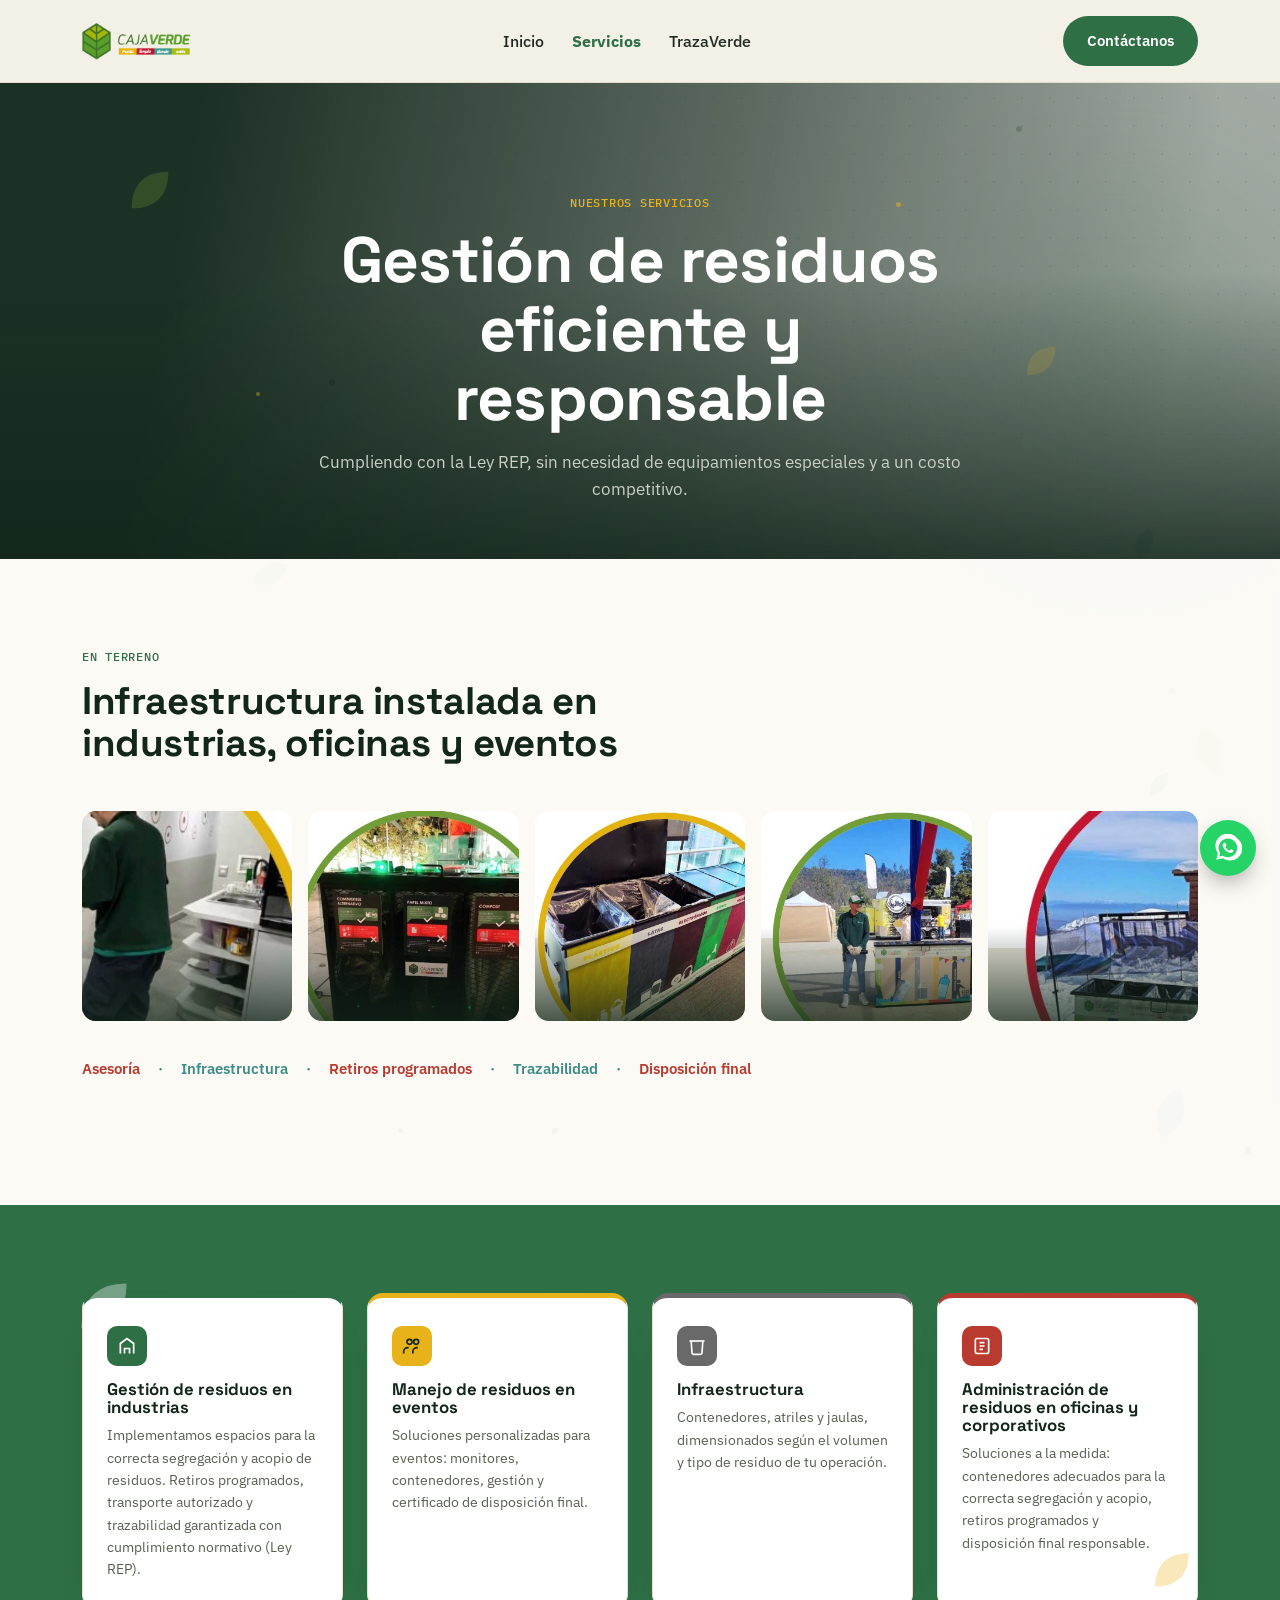
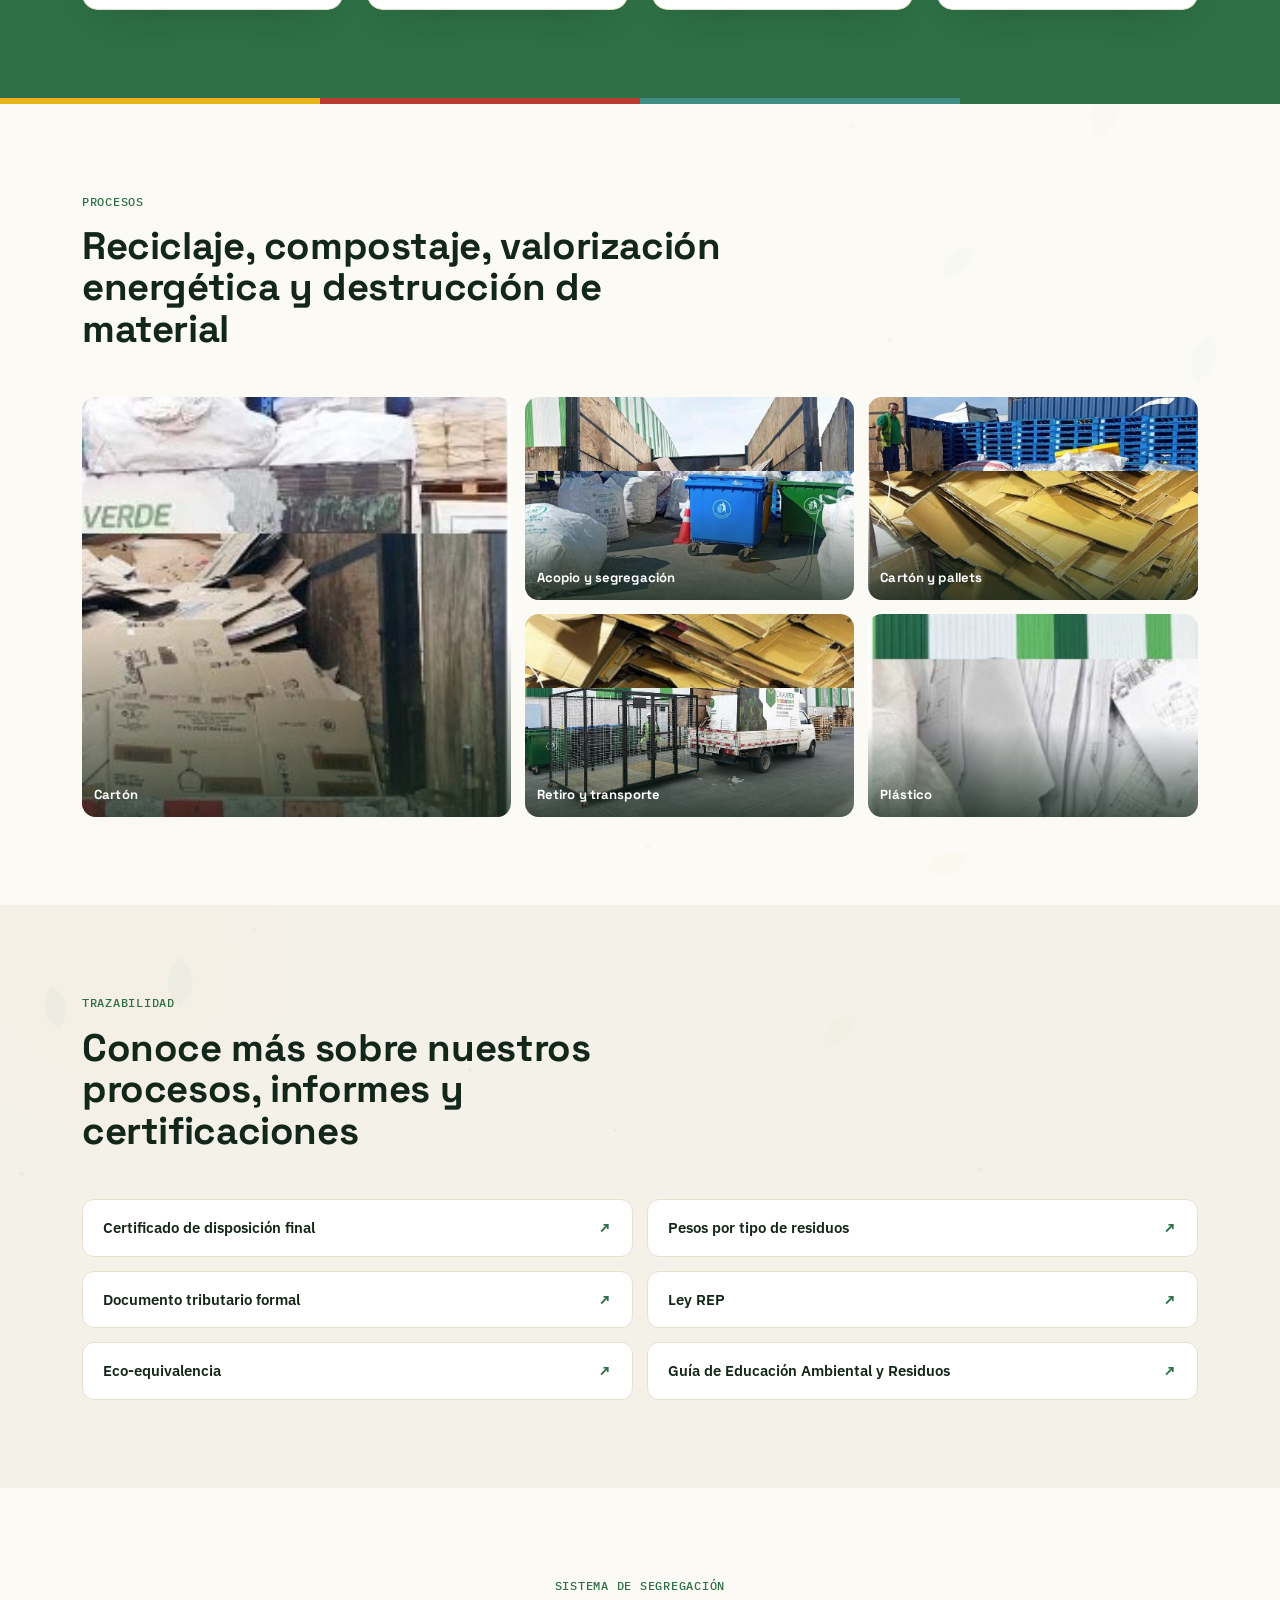
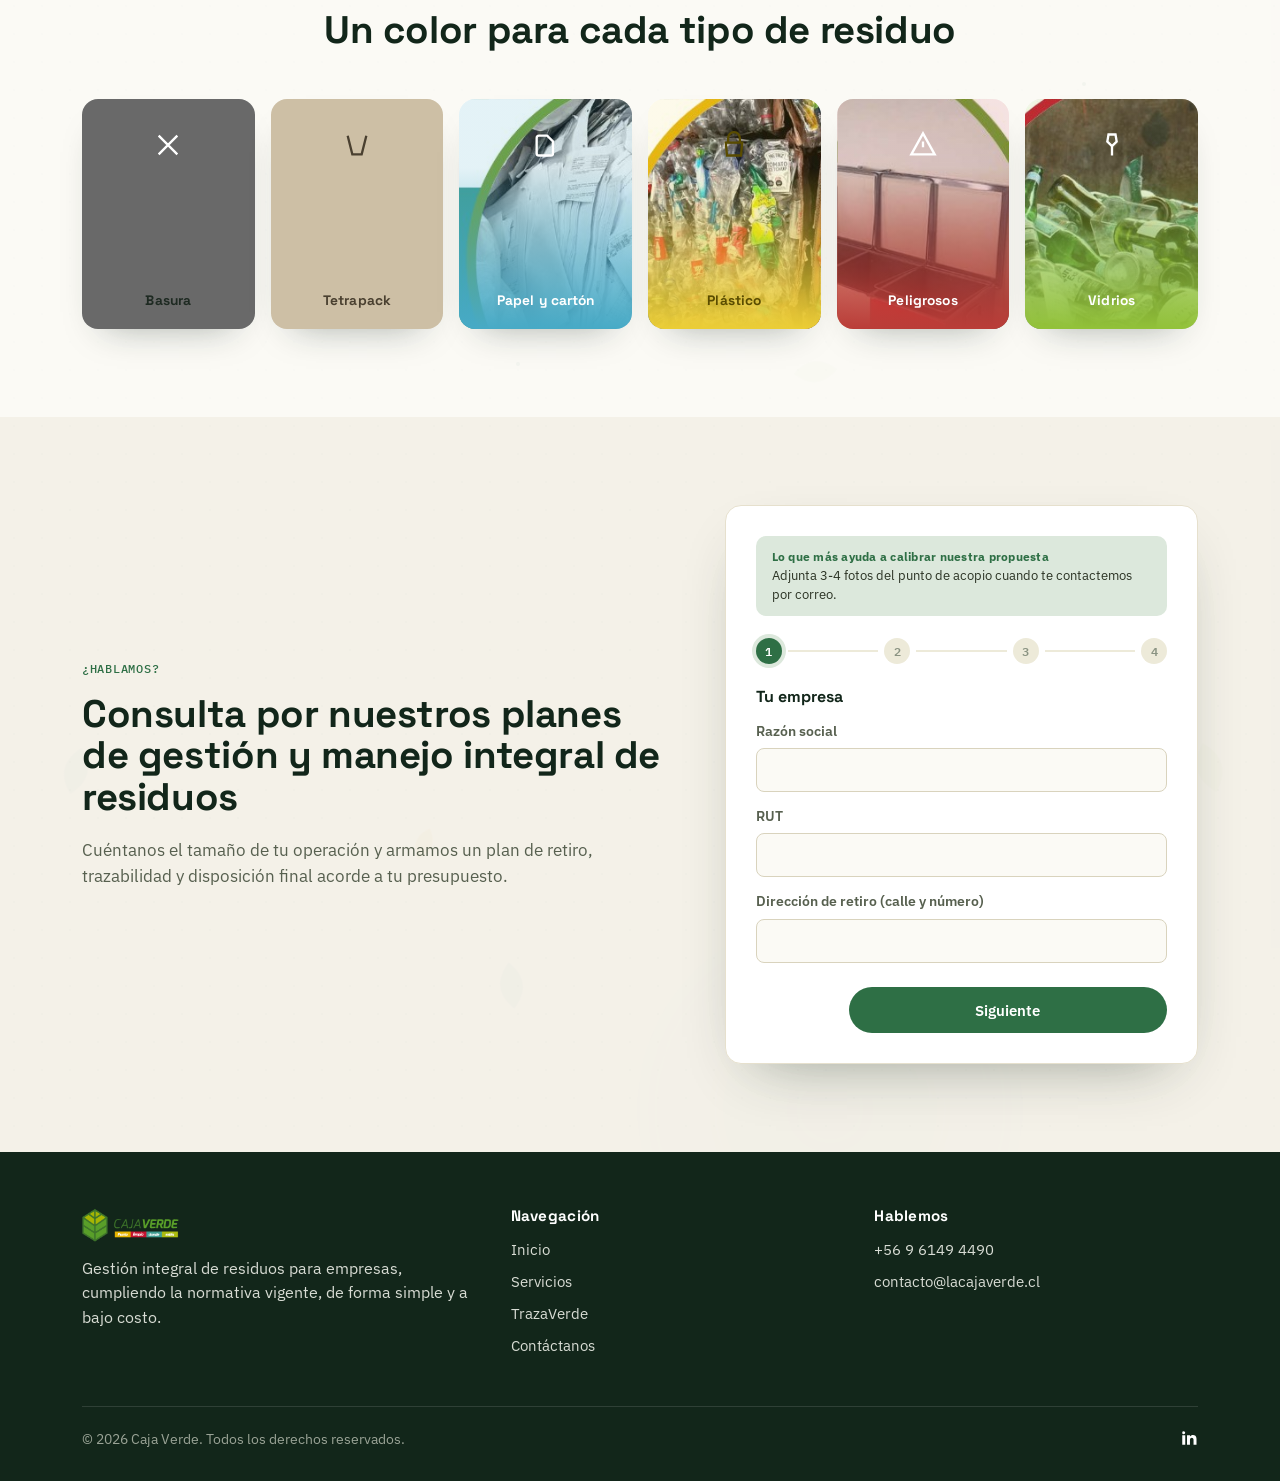
<file: servicios.html>
<!doctype html>
<html lang="es">
<head>
<meta charset="UTF-8">
<meta name="viewport" content="width=device-width, initial-scale=1.0">
<title>Servicios | Caja Verde</title>
<meta name="description" content="Servicios de gestión de residuos de Caja Verde: industrias, eventos, oficinas y corporativos. Asesoría, infraestructura, retiros programados, trazabilidad y disposición final.">
<link rel="preconnect" href="https://fonts.googleapis.com">
<link href="https://fonts.googleapis.com/css2?family=Space+Grotesk:wght@500;700&family=IBM+Plex+Sans:wght@400;500;600&family=IBM+Plex+Mono:wght@400;500;600&display=swap" rel="stylesheet">
<link rel="stylesheet" href="style.css">
</head>
<body>
<div class="grain-grid" aria-hidden="true"></div>
<div class="ambient-global" aria-hidden="true">
  <div class="blob" style="width:520px; height:520px; top:2%; right:-8%; background:radial-gradient(circle, rgba(46,111,69,.28), transparent 70%);"></div>
  <div class="blob" style="width:420px; height:420px; top:50%; left:-8%; background:radial-gradient(circle, rgba(232,179,26,.2), transparent 70%); animation-delay:4s;"></div>
  <div class="blob" style="width:380px; height:380px; top:88%; left:50%; background:radial-gradient(circle, rgba(62,142,134,.18), transparent 70%); animation-delay:8s;"></div>
  <svg class="fx-leaf sway" style="top:75.9%; left:62.3%; width:37px; opacity:0.16; animation-duration:22s; animation-delay:9.7s; transform:rotate(219deg);" viewBox="0 0 60 60"><path d="M5 55 C5 20 25 5 55 5 C55 40 35 55 5 55 Z" fill="#92C239"/></svg>
  <svg class="fx-leaf drift" style="top:84.4%; left:4.4%; width:40px; opacity:0.16; animation-duration:23s; animation-delay:6.3s; transform:rotate(329deg);" viewBox="0 0 60 60"><path d="M5 55 C5 20 25 5 55 5 C55 40 35 55 5 55 Z" fill="#3E8E86"/></svg>
  <svg class="fx-leaf drift" style="top:86.1%; left:32.0%; width:28px; opacity:0.19; animation-duration:27s; animation-delay:8.3s; transform:rotate(336deg);" viewBox="0 0 60 60"><path d="M5 55 C5 20 25 5 55 5 C55 40 35 55 5 55 Z" fill="#E8B31A"/></svg>
  <svg class="fx-leaf drift" style="top:52.2%; left:72.5%; width:38px; opacity:0.24; animation-duration:23s; animation-delay:2.7s; transform:rotate(23deg);" viewBox="0 0 60 60"><path d="M5 55 C5 20 25 5 55 5 C55 40 35 55 5 55 Z" fill="#E8B31A"/></svg>
  <svg class="fx-leaf drift" style="top:86.2%; left:74.2%; width:25px; opacity:0.16; animation-duration:18s; animation-delay:2.1s; transform:rotate(103deg);" viewBox="0 0 60 60"><path d="M5 55 C5 20 25 5 55 5 C55 40 35 55 5 55 Z" fill="#E8B31A"/></svg>
  <svg class="fx-leaf sway" style="top:36.1%; left:84.5%; width:46px; opacity:0.19; animation-duration:19s; animation-delay:3.1s; transform:rotate(332deg);" viewBox="0 0 60 60"><path d="M5 55 C5 20 25 5 55 5 C55 40 35 55 5 55 Z" fill="#92C239"/></svg>
  <svg class="fx-leaf sway" style="top:19.8%; left:28.7%; width:38px; opacity:0.26; animation-duration:28s; animation-delay:0.6s; transform:rotate(99deg);" viewBox="0 0 60 60"><path d="M5 55 C5 20 25 5 55 5 C55 40 35 55 5 55 Z" fill="#92C239"/></svg>
  <svg class="fx-leaf sway" style="top:39.4%; left:73.4%; width:35px; opacity:0.18; animation-duration:19s; animation-delay:5.6s; transform:rotate(178deg);" viewBox="0 0 60 60"><path d="M5 55 C5 20 25 5 55 5 C55 40 35 55 5 55 Z" fill="#3E8E86"/></svg>
  <svg class="fx-leaf sway" style="top:11.9%; left:19.8%; width:34px; opacity:0.14; animation-duration:26s; animation-delay:9.7s; transform:rotate(199deg);" viewBox="0 0 60 60"><path d="M5 55 C5 20 25 5 55 5 C55 40 35 55 5 55 Z" fill="#2E6F45"/></svg>
  <svg class="fx-leaf drift" style="top:11.3%; left:88.3%; width:29px; opacity:0.24; animation-duration:26s; animation-delay:5.0s; transform:rotate(154deg);" viewBox="0 0 60 60"><path d="M5 55 C5 20 25 5 55 5 C55 40 35 55 5 55 Z" fill="#3E8E86"/></svg>
  <svg class="fx-leaf sway" style="top:55.8%; left:64.1%; width:38px; opacity:0.19; animation-duration:30s; animation-delay:0.2s; transform:rotate(177deg);" viewBox="0 0 60 60"><path d="M5 55 C5 20 25 5 55 5 C55 40 35 55 5 55 Z" fill="#92C239"/></svg>
  <svg class="fx-leaf drift" style="top:46.7%; left:58.4%; width:24px; opacity:0.14; animation-duration:25s; animation-delay:8.1s; transform:rotate(326deg);" viewBox="0 0 60 60"><path d="M5 55 C5 20 25 5 55 5 C55 40 35 55 5 55 Z" fill="#E8B31A"/></svg>
  <svg class="fx-leaf drift" style="top:87.4%; left:77.5%; width:26px; opacity:0.18; animation-duration:21s; animation-delay:1.9s; transform:rotate(44deg);" viewBox="0 0 60 60"><path d="M5 55 C5 20 25 5 55 5 C55 40 35 55 5 55 Z" fill="#E8B31A"/></svg>
  <svg class="fx-leaf drift" style="top:41.4%; left:92.4%; width:41px; opacity:0.23; animation-duration:23s; animation-delay:2.4s; transform:rotate(333deg);" viewBox="0 0 60 60"><path d="M5 55 C5 20 25 5 55 5 C55 40 35 55 5 55 Z" fill="#3E8E86"/></svg>
  <svg class="fx-leaf drift" style="top:84.3%; left:92.8%; width:43px; opacity:0.14; animation-duration:23s; animation-delay:4.7s; transform:rotate(119deg);" viewBox="0 0 60 60"><path d="M5 55 C5 20 25 5 55 5 C55 40 35 55 5 55 Z" fill="#92C239"/></svg>
  <svg class="fx-leaf sway" style="top:55.3%; left:2.9%; width:37px; opacity:0.21; animation-duration:24s; animation-delay:6.3s; transform:rotate(304deg);" viewBox="0 0 60 60"><path d="M5 55 C5 20 25 5 55 5 C55 40 35 55 5 55 Z" fill="#2E6F45"/></svg>
  <svg class="fx-leaf sway" style="top:89.0%; left:38.4%; width:39px; opacity:0.17; animation-duration:19s; animation-delay:1.9s; transform:rotate(308deg);" viewBox="0 0 60 60"><path d="M5 55 C5 20 25 5 55 5 C55 40 35 55 5 55 Z" fill="#3E8E86"/></svg>
  <svg class="fx-leaf sway" style="top:49.6%; left:52.2%; width:27px; opacity:0.24; animation-duration:19s; animation-delay:6.4s; transform:rotate(153deg);" viewBox="0 0 60 60"><path d="M5 55 C5 20 25 5 55 5 C55 40 35 55 5 55 Z" fill="#3E8E86"/></svg>
  <svg class="fx-leaf sway" style="top:54.7%; left:12.4%; width:43px; opacity:0.23; animation-duration:21s; animation-delay:6.1s; transform:rotate(316deg);" viewBox="0 0 60 60"><path d="M5 55 C5 20 25 5 55 5 C55 40 35 55 5 55 Z" fill="#3E8E86"/></svg>
  <svg class="fx-leaf drift" style="top:15.6%; left:92.8%; width:41px; opacity:0.23; animation-duration:21s; animation-delay:3.4s; transform:rotate(121deg);" viewBox="0 0 60 60"><path d="M5 55 C5 20 25 5 55 5 C55 40 35 55 5 55 Z" fill="#92C239"/></svg>
  <svg class="fx-leaf drift" style="top:23.3%; left:89.7%; width:45px; opacity:0.21; animation-duration:19s; animation-delay:8.1s; transform:rotate(154deg);" viewBox="0 0 60 60"><path d="M5 55 C5 20 25 5 55 5 C55 40 35 55 5 55 Z" fill="#3E8E86"/></svg>
  <svg class="fx-leaf drift" style="top:16.5%; left:89.6%; width:24px; opacity:0.22; animation-duration:28s; animation-delay:8.8s; transform:rotate(172deg);" viewBox="0 0 60 60"><path d="M5 55 C5 20 25 5 55 5 C55 40 35 55 5 55 Z" fill="#2E6F45"/></svg>
  <span class="fx-dot" style="top:14.7%; left:91.3%; width:6px; height:6px; background:#2E6F45; opacity:0.2; animation-duration:4s; animation-delay:1.8s;"></span>
  <span class="fx-dot" style="top:76.1%; left:40.3%; width:4px; height:4px; background:#2E6F45; opacity:0.38; animation-duration:7s; animation-delay:0.3s;"></span>
  <span class="fx-dot" style="top:57.0%; left:36.6%; width:4px; height:4px; background:#2E6F45; opacity:0.48; animation-duration:6s; animation-delay:3.3s;"></span>
  <span class="fx-dot" style="top:32.9%; left:68.3%; width:5px; height:5px; background:#2E6F45; opacity:0.44; animation-duration:9s; animation-delay:4.0s;"></span>
  <span class="fx-dot" style="top:41.4%; left:69.3%; width:5px; height:5px; background:#2E6F45; opacity:0.34; animation-duration:9s; animation-delay:4.4s;"></span>
  <span class="fx-dot" style="top:29.0%; left:83.5%; width:6px; height:6px; background:#2E6F45; opacity:0.41; animation-duration:5s; animation-delay:3.3s;"></span>
  <span class="fx-dot" style="top:34.8%; left:72.3%; width:3px; height:3px; background:#2E6F45; opacity:0.36; animation-duration:9s; animation-delay:5.4s;"></span>
  <span class="fx-dot" style="top:24.1%; left:31.1%; width:5px; height:5px; background:#2E6F45; opacity:0.39; animation-duration:5s; animation-delay:4.8s;"></span>
  <span class="fx-dot" style="top:59.1%; left:76.4%; width:5px; height:5px; background:#2E6F45; opacity:0.33; animation-duration:7s; animation-delay:3.5s;"></span>
  <span class="fx-dot" style="top:54.0%; left:19.8%; width:3px; height:3px; background:#2E6F45; opacity:0.31; animation-duration:9s; animation-delay:4.8s;"></span>
  <span class="fx-dot" style="top:70.1%; left:84.5%; width:4px; height:4px; background:#2E6F45; opacity:0.41; animation-duration:9s; animation-delay:1.5s;"></span>
  <span class="fx-dot" style="top:58.3%; left:48.0%; width:3px; height:3px; background:#2E6F45; opacity:0.48; animation-duration:4s; animation-delay:5.9s;"></span>
  <span class="fx-dot" style="top:10.0%; left:8.3%; width:3px; height:3px; background:#2E6F45; opacity:0.44; animation-duration:9s; animation-delay:1.9s;"></span>
  <span class="fx-dot" style="top:34.7%; left:28.9%; width:5px; height:5px; background:#2E6F45; opacity:0.44; animation-duration:9s; animation-delay:2.2s;"></span>
  <span class="fx-dot" style="top:89.4%; left:70.8%; width:3px; height:3px; background:#2E6F45; opacity:0.26; animation-duration:8s; animation-delay:2.6s;"></span>
  <span class="fx-dot" style="top:52.2%; left:50.5%; width:4px; height:4px; background:#2E6F45; opacity:0.26; animation-duration:9s; animation-delay:5.3s;"></span>
  <span class="fx-dot" style="top:46.5%; left:49.9%; width:3px; height:3px; background:#2E6F45; opacity:0.24; animation-duration:8s; animation-delay:6.0s;"></span>
  <span class="fx-dot" style="top:24.1%; left:43.1%; width:6px; height:6px; background:#2E6F45; opacity:0.36; animation-duration:8s; animation-delay:1.5s;"></span>
  <span class="fx-dot" style="top:36.8%; left:66.4%; width:5px; height:5px; background:#2E6F45; opacity:0.24; animation-duration:6s; animation-delay:5.7s;"></span>
  <span class="fx-dot" style="top:88.5%; left:57.0%; width:5px; height:5px; background:#2E6F45; opacity:0.35; animation-duration:4s; animation-delay:2.7s;"></span>
  <span class="fx-dot" style="top:95.0%; left:97.3%; width:6px; height:6px; background:#2E6F45; opacity:0.5; animation-duration:7s; animation-delay:0.9s;"></span>
  <span class="fx-dot" style="top:24.5%; left:97.3%; width:6px; height:6px; background:#2E6F45; opacity:0.43; animation-duration:5s; animation-delay:3.2s;"></span>
  <span class="fx-dot" style="top:81.8%; left:81.3%; width:5px; height:5px; background:#2E6F45; opacity:0.46; animation-duration:4s; animation-delay:3.6s;"></span>
  <span class="fx-dot" style="top:28.2%; left:65.5%; width:5px; height:5px; background:#2E6F45; opacity:0.25; animation-duration:5s; animation-delay:3.1s;"></span>
  <span class="fx-dot" style="top:70.5%; left:7.1%; width:5px; height:5px; background:#2E6F45; opacity:0.46; animation-duration:4s; animation-delay:5.0s;"></span>
  <span class="fx-dot" style="top:8.1%; left:25.7%; width:6px; height:6px; background:#2E6F45; opacity:0.49; animation-duration:6s; animation-delay:5.3s;"></span>
  <span class="fx-dot" style="top:51.5%; left:97.6%; width:3px; height:3px; background:#2E6F45; opacity:0.33; animation-duration:9s; animation-delay:1.8s;"></span>
  <span class="fx-dot" style="top:2.7%; left:79.4%; width:6px; height:6px; background:#2E6F45; opacity:0.27; animation-duration:5s; animation-delay:0.5s;"></span>
  <span class="fx-dot" style="top:59.2%; left:1.5%; width:5px; height:5px; background:#2E6F45; opacity:0.32; animation-duration:5s; animation-delay:0.3s;"></span>
  <span class="fx-dot" style="top:39.3%; left:54.7%; width:4px; height:4px; background:#2E6F45; opacity:0.48; animation-duration:6s; animation-delay:6.0s;"></span>
</div>
<header class="site-header">
  <div class="container">
    <a href="index.html" class="brand">
      <img src="img/logo.png" alt="Caja Verde" style="height:38px;width:auto;">
    </a>
    <nav class="nav-links">
      <a href="index.html">Inicio</a>
      <a href="servicios.html" aria-current="page">Servicios</a>
      <a href="trazaverde.html">TrazaVerde</a>
    </nav>
    <a href="#contacto" class="btn btn-primary">Contáctanos</a>
  </div>
</header>

<!-- PAGE HERO -->
<section class="page-hero">
  <div class="hero-bg">
    <video autoplay muted loop playsinline webkit-playsinline="true" x5-playsinline="true" disablepictureinpicture disableremoteplayback preload="auto">
      <source src="img/video-banner.mp4" type="video/mp4">
    </video>
  </div>
  <div class="hero-scrim"></div>
  <div class="hero-decor" aria-hidden="true">
    <svg class="fx-leaf drift" style="top:18%; left:10%; width:44px; opacity:.2;" viewBox="0 0 60 60"><path d="M5 55 C5 20 25 5 55 5 C55 40 35 55 5 55 Z" fill="#92C239"/></svg>
    <svg class="fx-leaf sway" style="top:55%; left:80%; width:34px; opacity:.16; animation-delay:1.5s;" viewBox="0 0 60 60"><path d="M5 55 C5 20 25 5 55 5 C55 40 35 55 5 55 Z" fill="#E8B31A"/></svg>
    <span class="fx-dot" style="top:25%; left:70%; width:5px; height:5px; background:#E8B31A; opacity:.5; animation-duration:7s;"></span>
    <span class="fx-dot" style="top:65%; left:20%; width:4px; height:4px; background:#E8B31A; opacity:.4; animation-duration:8s; animation-delay:2s;"></span>
  </div>
  <div class="container" style="text-align:center; margin-left:auto; margin-right:auto;">
    <span class="eyebrow">Nuestros servicios</span>
    <h1>Gestión de residuos eficiente y responsable</h1>
    <p>Cumpliendo con la Ley REP, sin necesidad de equipamientos especiales y a un costo competitivo.</p>
  </div>
</section>

<!-- FOTOS DE INFRAESTRUCTURA -->
<section class="section">
  <div class="container">
    <div class="section-head reveal">
      <span class="eyebrow" style="color:var(--verde);">En terreno</span>
      <h2>Infraestructura instalada en industrias, oficinas y eventos</h2>
    </div>
    <div class="photo-strip reveal-stagger">
      <div class="ph"><img src="img/svc-worker.jpg" alt="Equipo Caja Verde en terreno"></div>
      <div class="ph"><img src="img/svc-container1.jpg" alt="Contenedor de segregación interior"></div>
      <div class="ph"><img src="img/svc-container2.jpg" alt="Contenedor de segregación en oficina"></div>
      <div class="ph"><img src="img/svc-event1.jpg" alt="Punto limpio en evento"></div>
      <div class="ph"><img src="img/svc-event2.jpg" alt="Contenedores en evento al aire libre"></div>
    </div>
    <div class="pill-row">
      <span class="on">Asesoría</span><span>·</span>
      <span>Infraestructura</span><span>·</span>
      <span class="on">Retiros programados</span><span>·</span>
      <span>Trazabilidad</span><span>·</span>
      <span class="on">Disposición final</span>
    </div>
  </div>
</section>

<!-- PILARES DE SERVICIO -->
<section class="section section-verde">
  <div class="hero-decor" aria-hidden="true">
    <svg class="fx-leaf drift" style="top:15%; left:6%; width:54px; opacity:.35;" viewBox="0 0 60 60"><path d="M5 55 C5 20 25 5 55 5 C55 40 35 55 5 55 Z" fill="#fff"/></svg>
    <svg class="fx-leaf sway" style="top:70%; left:90%; width:40px; opacity:.3; animation-delay:2s;" viewBox="0 0 60 60"><path d="M5 55 C5 20 25 5 55 5 C55 40 35 55 5 55 Z" fill="#E8B31A"/></svg>
    <svg class="fx-leaf drift" style="top:60%; left:12%; width:30px; opacity:.25; animation-delay:4s;" viewBox="0 0 60 60"><path d="M5 55 C5 20 25 5 55 5 C55 40 35 55 5 55 Z" fill="#fff"/></svg>
    <span class="fx-dot" style="top:25%; left:80%; width:5px; height:5px; background:#fff; opacity:.5; animation-duration:6s;"></span>
    <span class="fx-dot" style="top:80%; left:30%; width:4px; height:4px; background:#fff; opacity:.4; animation-duration:7s; animation-delay:2s;"></span>
  </div>
  <div class="container">
    <div class="pillars reveal-stagger">
      <div class="pillar" style="border-top-color:var(--verde);">
        <div class="ico" style="background:var(--verde);">
          <svg width="20" height="20" viewBox="0 0 24 24" fill="none" stroke="#fff" stroke-width="2"><path d="M4 21V9l8-6 8 6v12"/><path d="M9 21v-6h6v6"/></svg>
        </div>
        <h3>Gestión de residuos en industrias</h3>
        <p>Implementamos espacios para la correcta segregación y acopio de residuos. Retiros programados, transporte autorizado y trazabilidad garantizada con cumplimiento normativo (Ley REP).</p>
      </div>
      <div class="pillar" style="border-top-color:var(--amarillo);">
        <div class="ico" style="background:var(--amarillo);">
          <svg width="20" height="20" viewBox="0 0 24 24" fill="none" stroke="#12261A" stroke-width="2"><circle cx="9" cy="7" r="3"/><circle cx="17" cy="7" r="3"/><path d="M2 21v-2a5 5 0 015-5h1"/><path d="M13 21v-2a5 5 0 015-5h1"/></svg>
        </div>
        <h3>Manejo de residuos en eventos</h3>
        <p>Soluciones personalizadas para eventos: monitores, contenedores, gestión y certificado de disposición final.</p>
      </div>
      <div class="pillar" style="border-top-color:var(--r-basura);">
        <div class="ico" style="background:var(--r-basura);">
          <svg width="20" height="20" viewBox="0 0 24 24" fill="none" stroke="#fff" stroke-width="2"><polyline points="3 6 5 6 21 6"/><path d="M19 6l-1 14a2 2 0 01-2 2H8a2 2 0 01-2-2L5 6"/></svg>
        </div>
        <h3>Infraestructura</h3>
        <p>Contenedores, atriles y jaulas, dimensionados según el volumen y tipo de residuo de tu operación.</p>
      </div>
      <div class="pillar" style="border-top-color:var(--rojo);">
        <div class="ico" style="background:var(--rojo);">
          <svg width="20" height="20" viewBox="0 0 24 24" fill="none" stroke="#fff" stroke-width="2"><rect x="4" y="3" width="16" height="18" rx="2"/><path d="M9 8h6M9 12h6M9 16h4"/></svg>
        </div>
        <h3>Administración de residuos en oficinas y corporativos</h3>
        <p>Soluciones a la medida: contenedores adecuados para la correcta segregación y acopio, retiros programados y disposición final responsable.</p>
      </div>
    </div>
  </div>
</section>

<div class="rule-brand reveal-brand"><span></span><span></span><span></span><span></span></div>

<!-- PROCESOS -->
<section class="section">
  <div class="container">
    <div class="section-head reveal">
      <span class="eyebrow" style="color:var(--verde);">Procesos</span>
      <h2>Reciclaje, compostaje, valorización energética y destrucción de material</h2>
    </div>
    <div class="proc-collage reveal-stagger">
      <div class="pc-item pc-big" style="position:relative;"><img src="img/proc-cardboard.jpg" alt="Transporte de cartón para reciclaje"><span class="ph-tag">Cartón</span></div>
      <div class="pc-item" style="position:relative;"><img src="img/proc-bins.jpg" alt="Contenedores de acopio en bodega"><span class="ph-tag">Acopio y segregación</span></div>
      <div class="pc-item" style="position:relative;"><img src="img/proc-pallets.jpg" alt="Acopio de cartón y pallets"><span class="ph-tag">Cartón y pallets</span></div>
      <div class="pc-item" style="position:relative;"><img src="img/proc-cage-truck.jpg" alt="Jaula de acopio y camión de retiro"><span class="ph-tag">Retiro y transporte</span></div>
      <div class="pc-item" style="position:relative;"><img src="img/proc-plastic-wrap.jpg" alt="Fardos de plástico para valorización"><span class="ph-tag">Plástico</span></div>
    </div>
  </div>
</section>

<!-- DOCUMENTOS -->
<section class="section section-crema">
  <div class="container">
    <div class="section-head reveal">
      <span class="eyebrow" style="color:var(--verde);">Trazabilidad</span>
      <h2>Conoce más sobre nuestros procesos, informes y certificaciones</h2>
    </div>
    <div class="docs-list reveal-stagger">
      <a href="#">Certificado de disposición final <span class="arrow">↗</span></a>
      <a href="#">Pesos por tipo de residuos <span class="arrow">↗</span></a>
      <a href="#">Documento tributario formal <span class="arrow">↗</span></a>
      <a href="#">Ley REP <span class="arrow">↗</span></a>
      <a href="#">Eco-equivalencia <span class="arrow">↗</span></a>
      <a href="#">Guía de Educación Ambiental y Residuos <span class="arrow">↗</span></a>
    </div>
  </div>
</section>

<!-- BIN KEY -->
<section class="section">
  <div class="container">
    <div class="section-head center reveal" style="margin-left:auto; margin-right:auto; text-align:center;">
      <span class="eyebrow" style="color:var(--verde);">Sistema de segregación</span>
      <h2>Un color para cada tipo de residuo</h2>
    </div>
    <div class="bin-grid reveal-stagger">
      <div class="bin-card" style="background:var(--r-basura);">
        <svg viewBox="0 0 24 24" fill="none" stroke="#fff" stroke-width="2"><path d="M4 4l16 16M20 4L4 20"/></svg>
        <span class="bin-lbl">Basura</span>
      </div>
      <div class="bin-card" style="background:var(--r-tetrapack);">
        <svg viewBox="0 0 24 24" fill="none" stroke="#4a4030" stroke-width="2"><path d="M4 4l4 16h8l4-16"/></svg>
        <span class="bin-lbl" style="color:#4a4030;">Tetrapack</span>
      </div>
      <div class="bin-card has-photo" style="background-image:url('img/waste-paper.jpg');">
        <div class="bin-scrim" style="background:linear-gradient(0deg, var(--r-papel) 0%, rgba(71,170,198,.15) 70%);"></div>
        <svg viewBox="0 0 24 24" fill="none" stroke="#fff" stroke-width="2"><path d="M4 19V6a2 2 0 012-2h7l5 5v10a2 2 0 01-2 2H6a2 2 0 01-2-2z"/></svg>
        <span class="bin-lbl">Papel y cartón</span>
      </div>
      <div class="bin-card has-photo" style="background-image:url('img/waste-plastic.jpg');">
        <div class="bin-scrim" style="background:linear-gradient(0deg, var(--r-plastico) 0%, rgba(235,205,53,.1) 70%);"></div>
        <svg viewBox="0 0 24 24" fill="none" stroke="#5a4c00" stroke-width="2"><path d="M7 10V6a5 5 0 0110 0v4M5 10h14l-1 11H6L5 10z"/></svg>
        <span class="bin-lbl" style="color:#5a4c00;">Plástico</span>
      </div>
      <div class="bin-card has-photo" style="background-image:url('img/waste-batteries.jpg');">
        <div class="bin-scrim" style="background:linear-gradient(0deg, var(--r-peligrosos) 0%, rgba(186,61,56,.15) 70%);"></div>
        <svg viewBox="0 0 24 24" fill="none" stroke="#fff" stroke-width="2"><path d="M12 2 2 20h20L12 2z"/><path d="M12 9v5M12 17h.01"/></svg>
        <span class="bin-lbl">Peligrosos</span>
      </div>
      <div class="bin-card has-photo" style="background-image:url('img/waste-glass.jpg');">
        <div class="bin-scrim" style="background:linear-gradient(0deg, var(--r-vidrios) 0%, rgba(146,194,57,.12) 70%);"></div>
        <svg viewBox="0 0 24 24" fill="none" stroke="#fff" stroke-width="2"><path d="M9 3h6l1 6-4 4-4-4 1-6z"/><path d="M12 13v8"/></svg>
        <span class="bin-lbl">Vidrios</span>
      </div>
    </div>
  </div>
</section>

<!-- CONTACTO -->
<section class="section section-crema" id="contacto">
  <div class="container intro-grid" style="align-items:center;">
    <div class="reveal">
      <span class="eyebrow" style="color:var(--verde);">¿Hablamos?</span>
      <h2 style="margin:14px 0 20px;">Consulta por nuestros planes de gestión y manejo integral de residuos</h2>
      <p style="color:var(--texto-suave); font-size:1.05rem;">Cuéntanos el tamaño de tu operación y armamos un plan de retiro, trazabilidad y disposición final acorde a tu presupuesto.</p>
    </div>
    <form class="wizard reveal" action="#" method="POST">
      <div class="wizard-callout">
        <strong>Lo que más ayuda a calibrar nuestra propuesta</strong>
        Adjunta 3-4 fotos del punto de acopio cuando te contactemos por correo.
      </div>

      <div class="wizard-progress">
        <div class="dot">1</div><div class="line"><div class="fill"></div></div>
        <div class="dot">2</div><div class="line"><div class="fill"></div></div>
        <div class="dot">3</div><div class="line"><div class="fill"></div></div>
        <div class="dot">4</div>
      </div>

      <!-- PASO 1: Tu empresa -->
      <div class="wizard-step">
        <h4>Tu empresa</h4>
        <div class="field"><label for="razon-social-2">Razón social</label><input id="razon-social-2" name="razon_social" type="text" required></div>
        <div class="field"><label for="rut-2">RUT</label><input id="rut-2" name="rut" type="text" required></div>
        <div class="field"><label for="direccion-2">Dirección de retiro (calle y número)</label><input id="direccion-2" name="direccion" type="text" required></div>
      </div>

      <!-- PASO 2: Contacto -->
      <div class="wizard-step">
        <h4>Contacto</h4>
        <div class="field"><label for="contacto-2">Nombre de contacto</label><input id="contacto-2" name="contacto" type="text" required></div>
        <div class="field"><label for="celular-2">Celular de contacto</label><input id="celular-2" name="celular" type="tel" required></div>
        <div class="field"><label for="email-contacto-2">Email de contacto</label><input id="email-contacto-2" name="email_contacto" type="email" required></div>
      </div>

      <!-- PASO 3: Tus residuos -->
      <div class="wizard-step">
        <h4>Tus residuos</h4>
        <div class="field">
          <label>Tipo(s) de residuo</label>
          <div class="check-group">
            <label class="check-item"><input type="checkbox" name="tipo_residuo" value="No peligrosos">No peligrosos</label>
            <label class="check-item"><input type="checkbox" name="tipo_residuo" value="Chatarra electrónica">Chatarra electrónica</label>
            <label class="check-item"><input type="checkbox" name="tipo_residuo" value="Orgánicos">Orgánicos</label>
            <label class="check-item"><input type="checkbox" name="tipo_residuo" value="Basura general">Basura general</label>
            <label class="check-item"><input type="checkbox" name="tipo_residuo" value="RESPEL">RESPEL</label>
            <label class="check-item"><input type="checkbox" name="tipo_residuo" value="Sólidos no peligrosos">Sólidos no peligrosos</label>
          </div>
        </div>
        <div class="field"><label for="detalle-residuos-2">Detalle de los residuos (opcional)</label><input id="detalle-residuos-2" name="detalle_residuos" type="text"></div>
        <div class="field">
          <label>Frecuencia estimada</label>
          <div class="check-group">
            <label class="check-item"><input type="radio" name="frecuencia" value="Puntual">Puntual</label>
            <label class="check-item"><input type="radio" name="frecuencia" value="Semanal">Semanal</label>
            <label class="check-item"><input type="radio" name="frecuencia" value="Mensual">Mensual</label>
            <label class="check-item"><input type="radio" name="frecuencia" value="No sé">No sé</label>
          </div>
        </div>
        <div class="field">
          <label>Volumen aproximado mensual</label>
          <div class="check-group">
            <label class="check-item"><input type="radio" name="volumen" value="1 m3">1 m³</label>
            <label class="check-item"><input type="radio" name="volumen" value="3 m3">3 m³</label>
            <label class="check-item"><input type="radio" name="volumen" value="6 m3">6 m³</label>
            <label class="check-item"><input type="radio" name="volumen" value="9 m3">9 m³</label>
            <label class="check-item"><input type="radio" name="volumen" value="12 m3">12 m³</label>
          </div>
          <div class="field-other-inline" style="margin-top:8px;">
            <label class="check-item"><input type="radio" name="volumen" value="otro">Otro</label>
            <input type="text" name="volumen_otro" placeholder="Especifica m³">
          </div>
        </div>
      </div>

      <!-- PASO 4: Logística y normativa -->
      <div class="wizard-step">
        <h4>Logística y normativa</h4>
        <div class="field">
          <label>¿Cómo están acopiando los residuos hoy?</label>
          <div class="check-group">
            <label class="check-item"><input type="checkbox" name="acopio" value="Bolsas">Bolsas</label>
            <label class="check-item"><input type="checkbox" name="acopio" value="Contenedores">Contenedores</label>
            <label class="check-item"><input type="checkbox" name="acopio" value="Maxisacas">Maxisacas</label>
            <label class="check-item"><input type="checkbox" name="acopio" value="Tolva">Tolva</label>
            <label class="check-item"><input type="checkbox" name="acopio" value="A granel">A granel</label>
          </div>
          <div class="field-other-inline" style="margin-top:8px;">
            <label class="check-item"><input type="checkbox" name="acopio" value="otro">Otro</label>
            <input type="text" name="acopio_otro" placeholder="Especifica">
          </div>
        </div>
        <div class="field">
          <label>¿Tienen cómo cargar los residuos al camión?</label>
          <div class="check-group">
            <label class="check-item"><input type="radio" name="carga_camion" value="Sí">Sí</label>
            <label class="check-item"><input type="radio" name="carga_camion" value="No">No</label>
          </div>
        </div>
        <div class="field">
          <label>¿Declaran en la Ley REP?</label>
          <div class="check-group">
            <label class="check-item"><input type="radio" name="declara_rep" value="Sí">Sí</label>
            <label class="check-item"><input type="radio" name="declara_rep" value="No">No</label>
            <label class="check-item"><input type="radio" name="declara_rep" value="No sé">No sé</label>
          </div>
        </div>
        <div class="field">
          <label>¿Tiene proveedor actual?</label>
          <div class="check-group">
            <label class="check-item"><input type="radio" name="proveedor_actual" value="Sí">Sí</label>
            <label class="check-item"><input type="radio" name="proveedor_actual" value="No">No</label>
          </div>
        </div>
        <div class="field"><label for="proveedor-cual-2">Si tiene proveedor actual, ¿cuál? (opcional)</label><input id="proveedor-cual-2" name="proveedor_cual" type="text"></div>
        <div class="field"><label for="altura-estacionamiento-2">Altura del estacionamiento (ej: 3,5 mts)</label><input id="altura-estacionamiento-2" name="altura_estacionamiento" type="text"></div>
      </div>

      <div class="wizard-nav">
        <button type="button" class="btn btn-outline wizard-back">Atrás</button>
        <button type="submit" class="btn btn-primary wizard-next">Siguiente</button>
      </div>
    </form>
  </div>
</section>

<!-- FOOTER -->
<footer class="site-footer">
  <div class="container">
    <div class="footer-grid">
      <div>
        <div class="footer-brand">
          <img src="img/logo.png" alt="Caja Verde" style="height:34px;width:auto;">
        </div>
        <p>Gestión integral de residuos para empresas, cumpliendo la normativa vigente, de forma simple y a bajo costo.</p>
      </div>
      <div>
        <h4>Navegación</h4>
        <ul>
          <li><a href="index.html">Inicio</a></li>
          <li><a href="servicios.html">Servicios</a></li>
          <li><a href="trazaverde.html">TrazaVerde</a></li>
          <li><a href="#contacto">Contáctanos</a></li>
        </ul>
      </div>
      <div>
        <h4>Hablemos</h4>
        <ul>
          <li>+56 9 6149 4490</li>
          <li><a href="mailto:contacto@lacajaverde.cl">contacto@lacajaverde.cl</a></li>
        </ul>
      </div>
    </div>
    <div class="footer-bottom">
      <span>&copy; <span class="year-now">2026</span> Caja Verde. Todos los derechos reservados.</span>
      <div class="social-row">
        <a href="#" aria-label="LinkedIn">
          <svg width="18" height="18" viewBox="0 0 24 24" fill="#fff"><path d="M6.94 5a2 2 0 11-4-.02 2 2 0 014 .02zM7 8.48H3V21h4V8.48zm6.32 0H9.34V21h3.94v-6.57c0-3.66 4.77-3.96 4.77 0V21H22v-7.93c0-6.17-7.06-5.94-8.68-2.91V8.48z"/></svg>
        </a>
      </div>
    </div>
  </div>
</footer>

<a class="whatsapp-float" href="https://wa.me/56961494490" aria-label="Escríbenos por WhatsApp" target="_blank" rel="noopener">
  <svg viewBox="0 0 24 24" fill="#fff"><path d="M20 3.9A10 10 0 003.3 16.4L2 22l5.7-1.3A10 10 0 1020 3.9zm-8 16a8 8 0 01-4.1-1.1l-.3-.2-3 .7.7-2.9-.2-.3A8 8 0 1112 19.9zm4.4-6c-.2-.1-1.4-.7-1.6-.8-.2-.1-.4-.1-.5.1-.2.2-.6.8-.7.9-.1.2-.3.2-.5.1-.2-.1-1-.4-1.9-1.2-.7-.6-1.2-1.4-1.3-1.6-.1-.2 0-.4.1-.5l.4-.4c.1-.1.2-.2.2-.4.1-.1 0-.3 0-.4 0-.1-.5-1.3-.7-1.7-.2-.4-.4-.4-.5-.4h-.5c-.1 0-.4.1-.6.3-.2.2-.8.8-.8 1.9s.8 2.2.9 2.4c.1.2 1.6 2.4 3.8 3.4.5.2.9.4 1.3.5.5.2 1 .1 1.3.1.4-.1 1.4-.6 1.6-1.1.2-.5.2-1 .1-1.1-.1-.1-.2-.2-.4-.3z"/></svg>
</a>

<script src="main.js"></script>
</body>
</html>
</file>
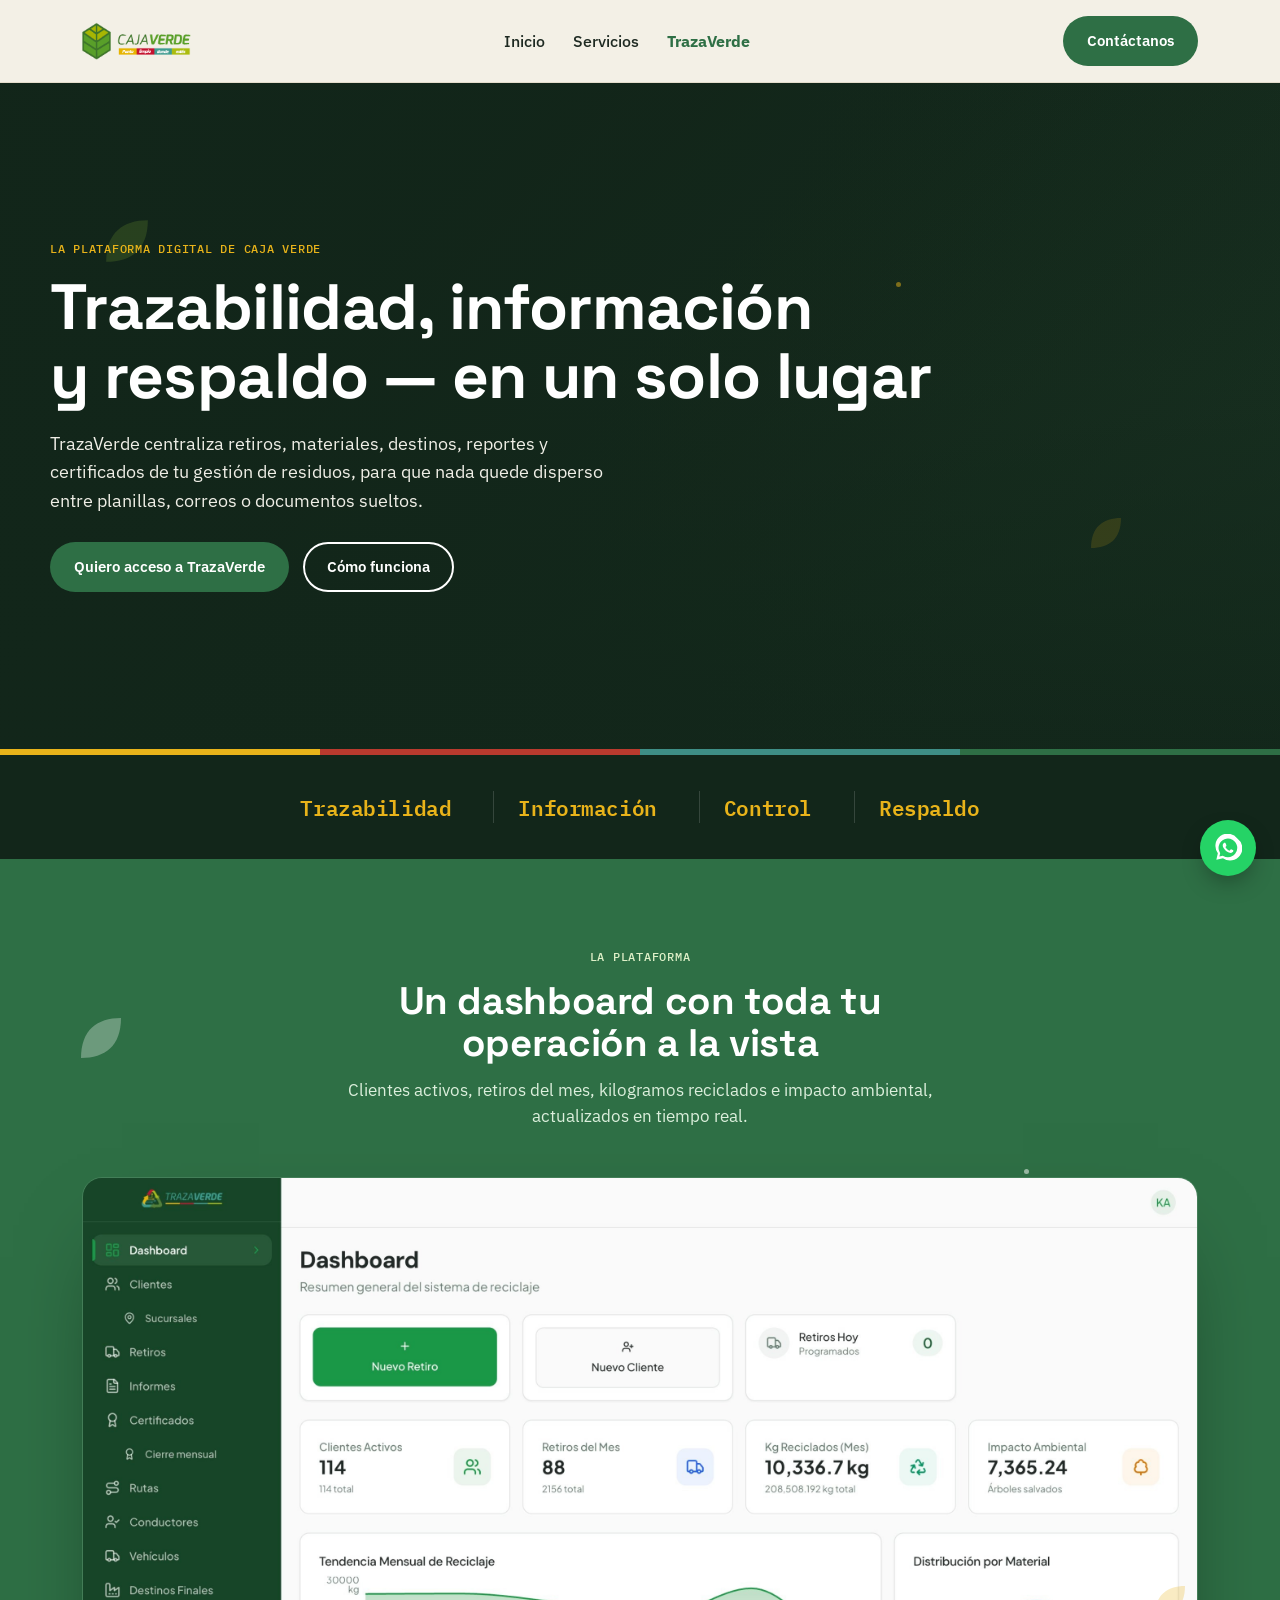
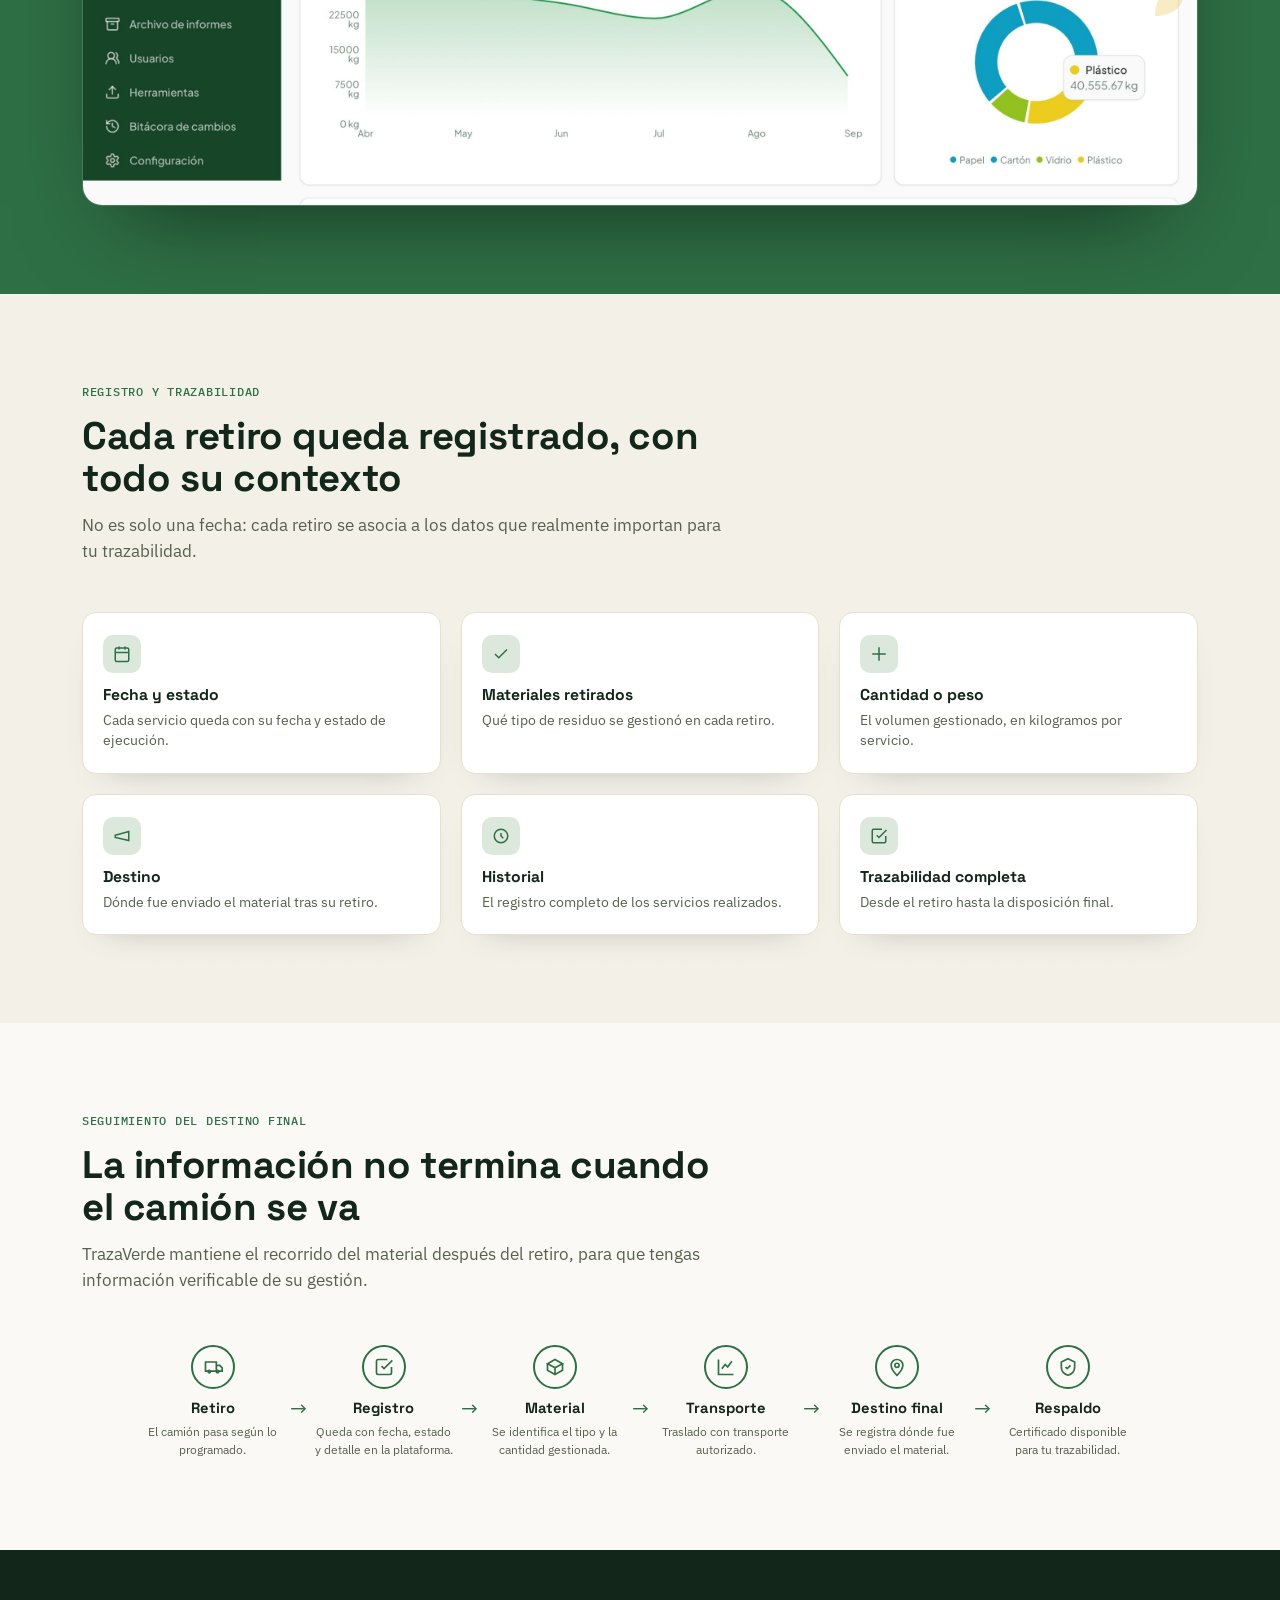
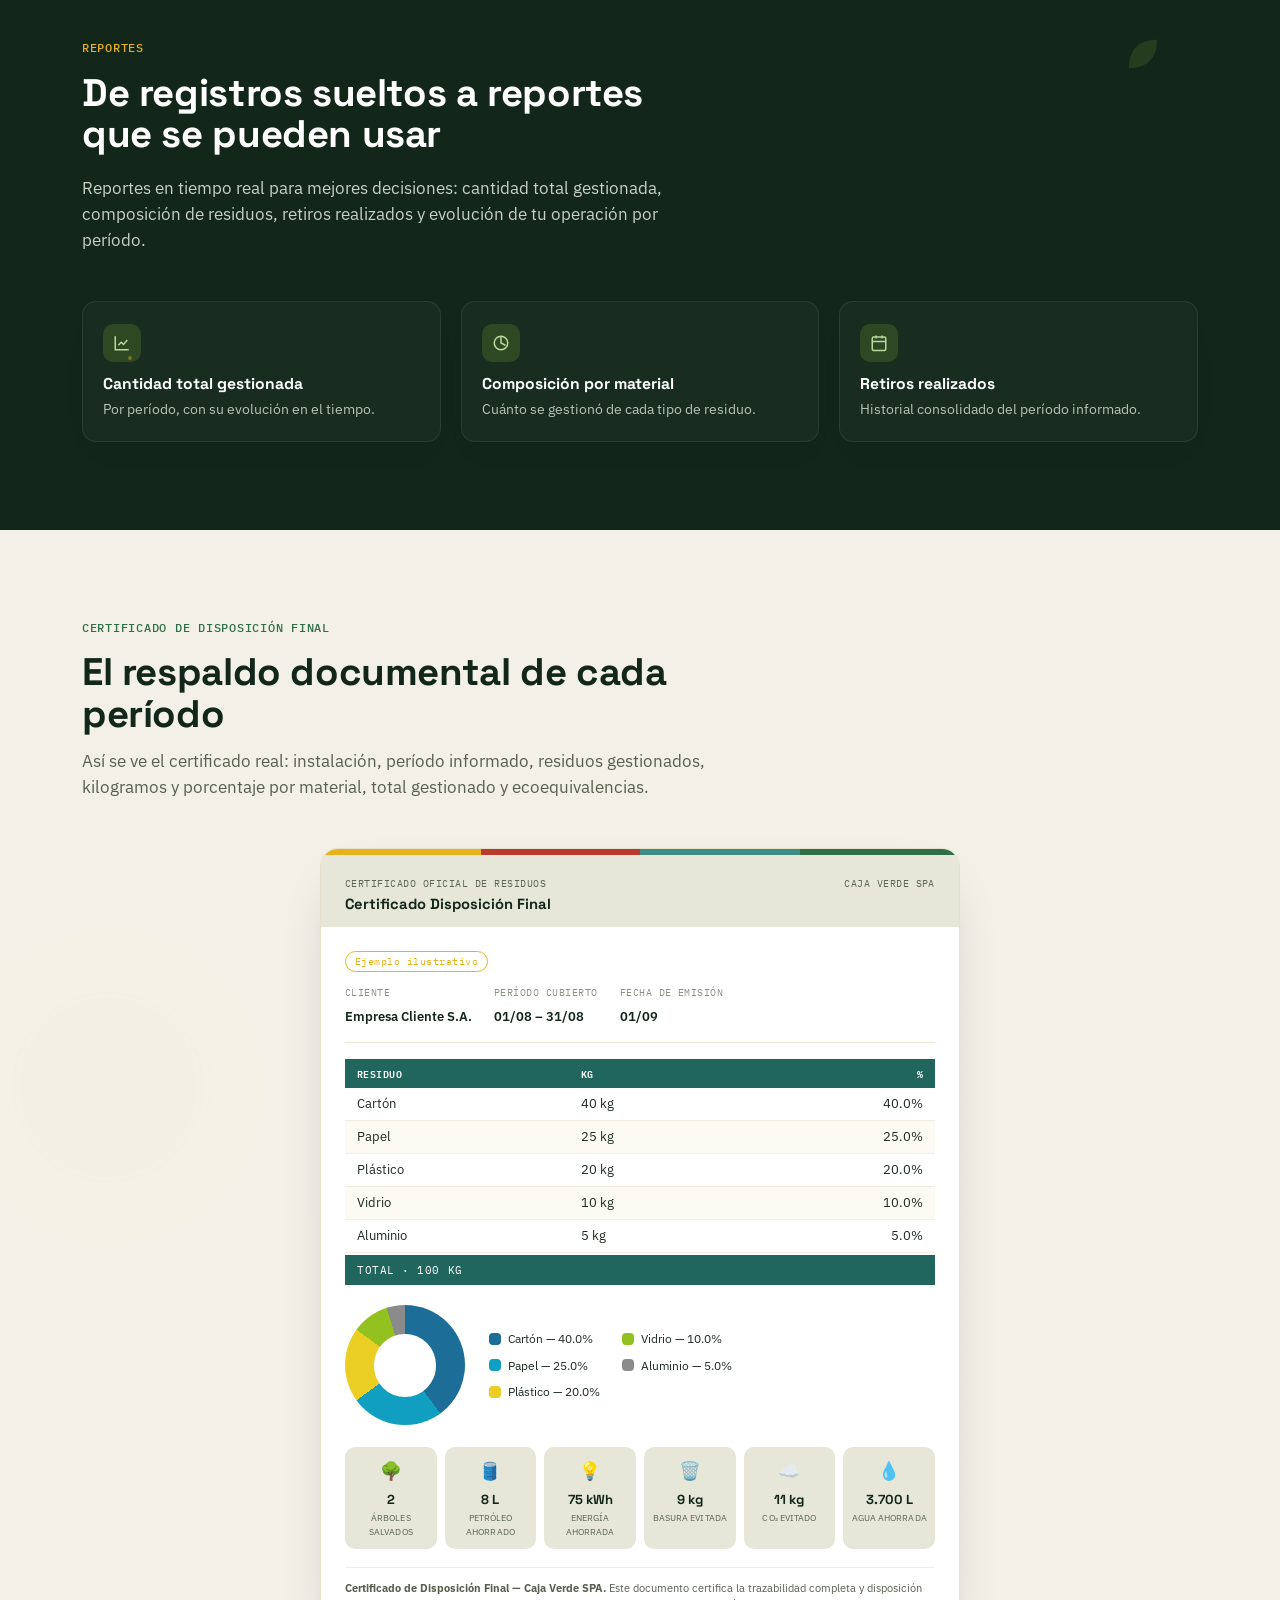
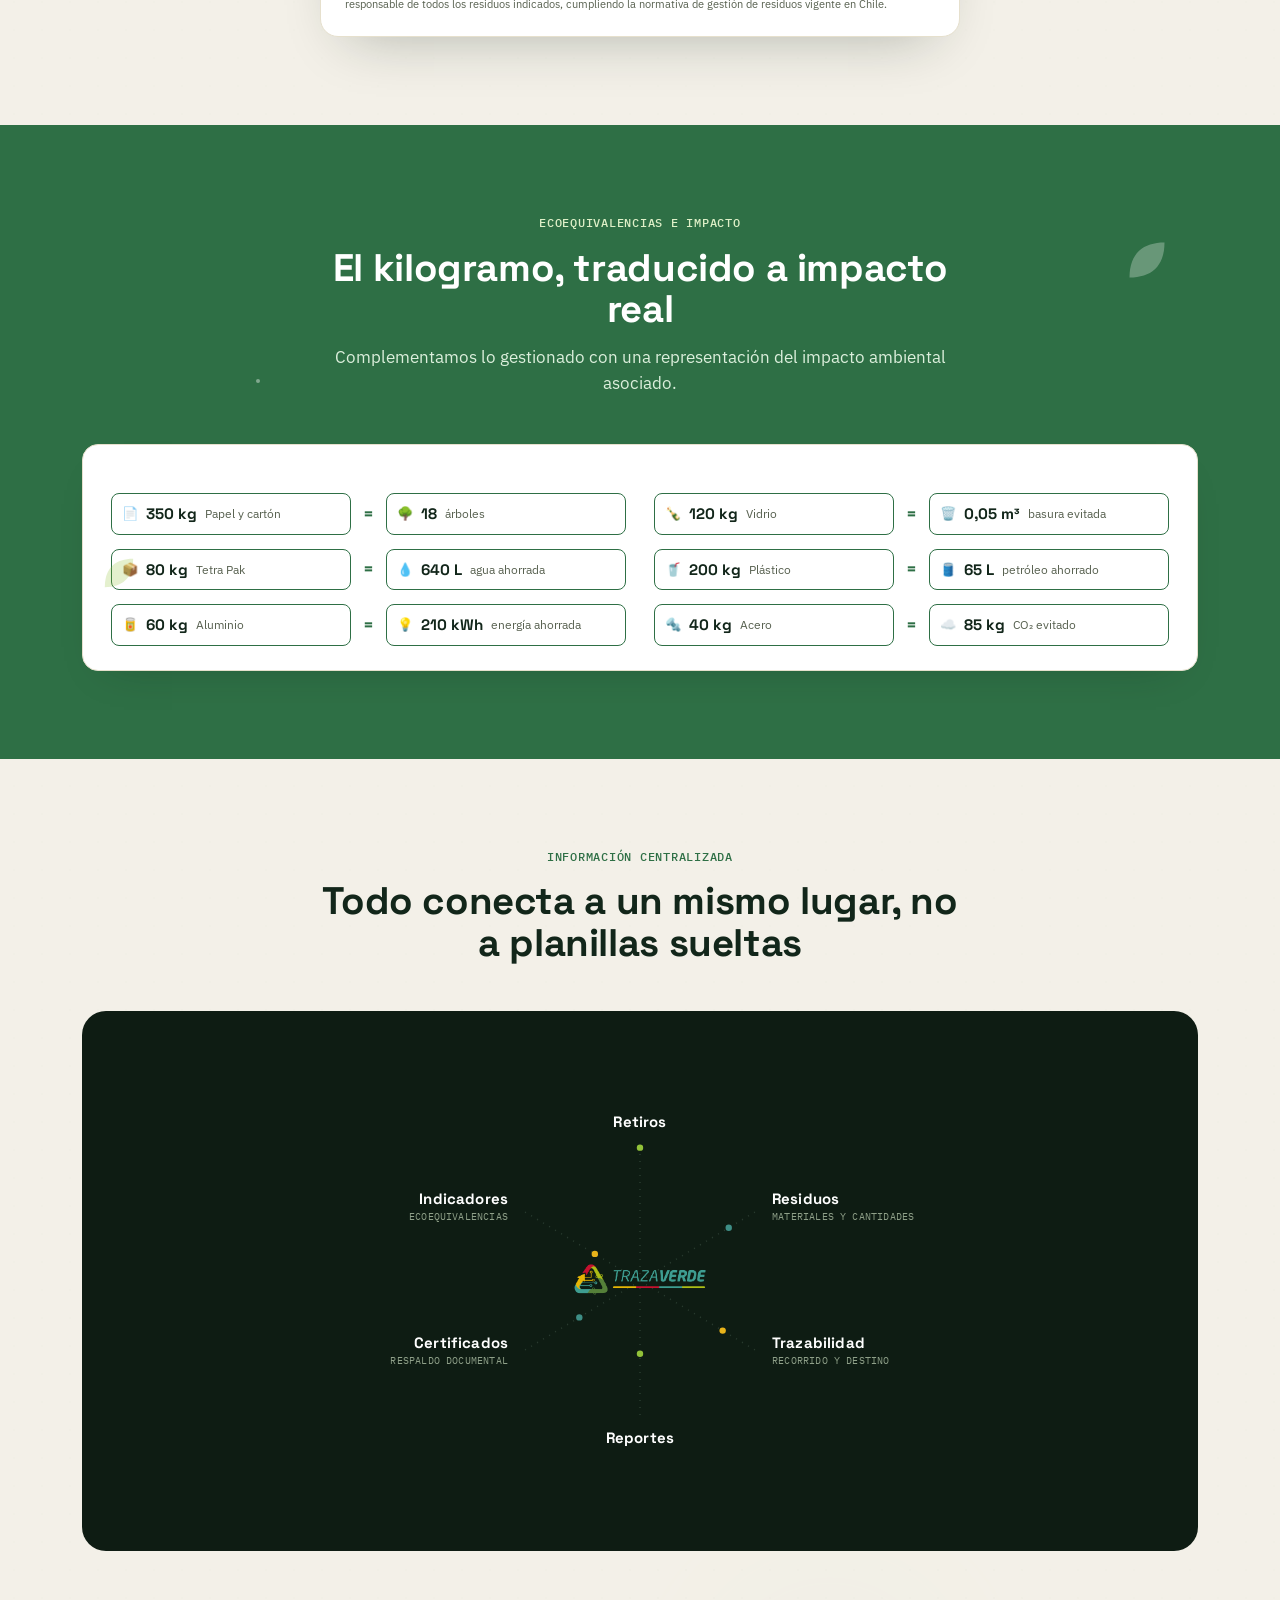
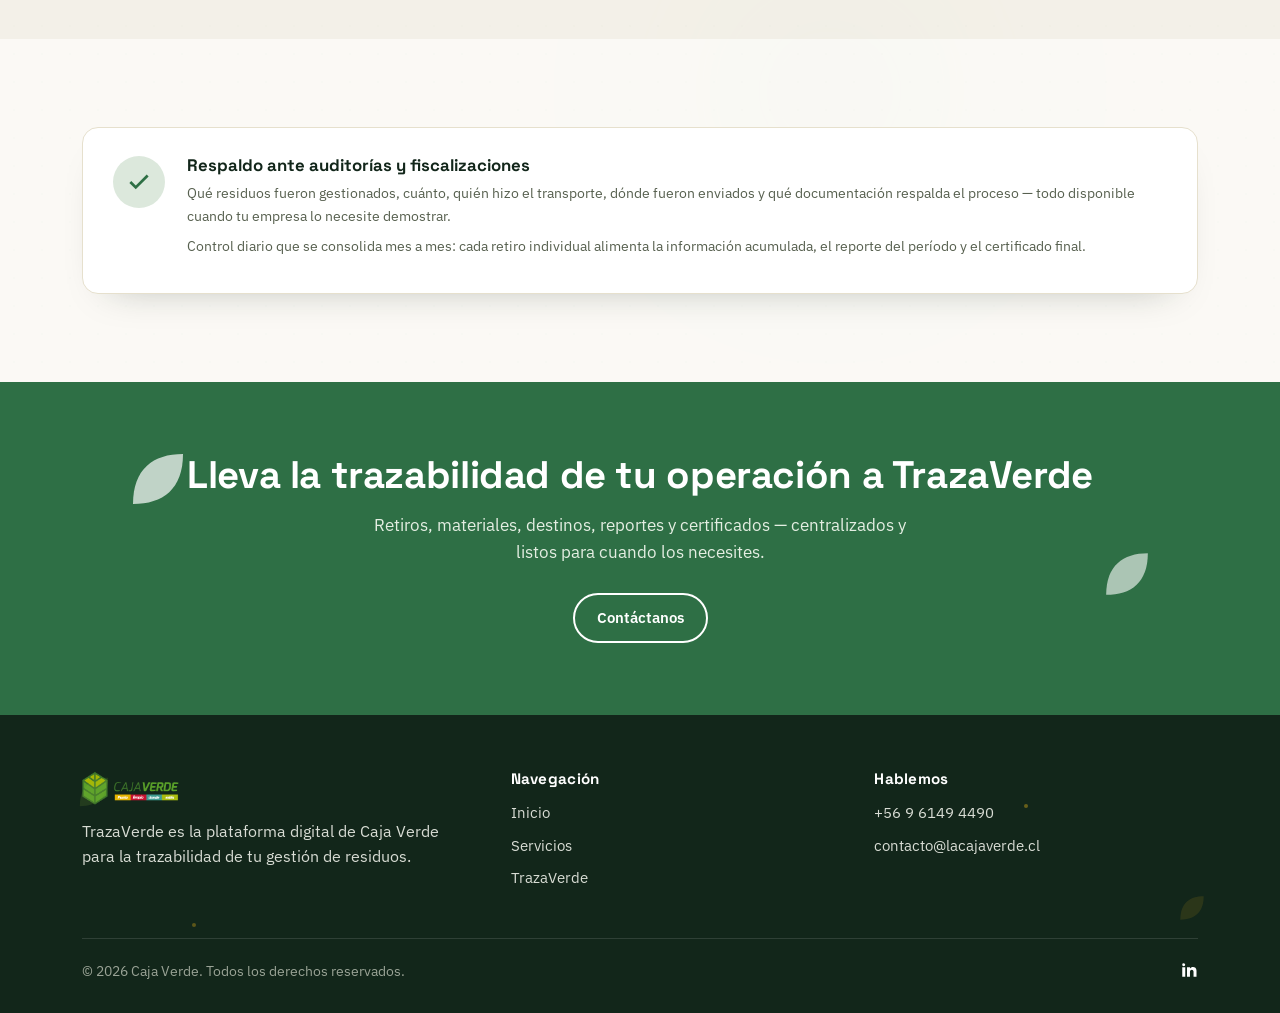
<file: trazaverde.html>
<!doctype html>
<html lang="es">
<head>
<meta charset="UTF-8">
<meta name="viewport" content="width=device-width, initial-scale=1.0">
<title>TrazaVerde | Plataforma de trazabilidad de Caja Verde</title>
<meta name="description" content="TrazaVerde es la plataforma digital de Caja Verde para centralizar retiros, materiales, trazabilidad, reportes, certificados e indicadores ambientales en un solo lugar.">
<link rel="preconnect" href="https://fonts.googleapis.com">
<link href="https://fonts.googleapis.com/css2?family=Space+Grotesk:wght@500;700&family=IBM+Plex+Sans:wght@400;500;600&family=IBM+Plex+Mono:wght@400;500;600&display=swap" rel="stylesheet">
<link rel="stylesheet" href="style.css">
</head>
<body>
<div class="grain-grid" aria-hidden="true"></div>
<div class="ambient-global" aria-hidden="true">
  <div class="blob" style="width:520px; height:520px; top:2%; right:-8%; background:radial-gradient(circle, rgba(46,111,69,.28), transparent 70%);"></div>
  <div class="blob" style="width:420px; height:420px; top:55%; left:-8%; background:radial-gradient(circle, rgba(232,179,26,.2), transparent 70%); animation-delay:4s;"></div>
  <div class="blob" style="width:380px; height:380px; top:85%; left:50%; background:radial-gradient(circle, rgba(62,142,134,.18), transparent 70%); animation-delay:8s;"></div>
</div>

<header class="site-header">
  <div class="container">
    <a href="index.html" class="brand">
      <img src="img/logo.png" alt="Caja Verde" style="height:38px;width:auto;">
    </a>
    <nav class="nav-links">
      <a href="index.html">Inicio</a>
      <a href="servicios.html">Servicios</a>
      <a href="trazaverde.html" aria-current="page">TrazaVerde</a>
    </nav>
    <a href="#contacto" class="btn btn-primary">Contáctanos</a>
  </div>
</header>

<!-- HERO -->
<section class="hero" style="min-height:74vh;">
  <div class="hero-bg" style="background:linear-gradient(135deg,#0E1C13,#1B3624);"></div>
  <div class="hero-scrim"></div>
  <div class="hero-decor" aria-hidden="true">
    <svg class="fx-leaf drift" style="top:20%; left:8%; width:50px; opacity:.18;" viewBox="0 0 60 60"><path d="M5 55 C5 20 25 5 55 5 C55 40 35 55 5 55 Z" fill="#92C239"/></svg>
    <svg class="fx-leaf sway" style="top:65%; left:85%; width:36px; opacity:.15; animation-delay:2s;" viewBox="0 0 60 60"><path d="M5 55 C5 20 25 5 55 5 C55 40 35 55 5 55 Z" fill="#E8B31A"/></svg>
    <span class="fx-dot" style="top:30%; left:70%; width:5px; height:5px; background:#E8B31A; opacity:.5; animation-duration:7s;"></span>
    <span class="fx-dot" style="top:70%; left:20%; width:4px; height:4px; background:#E8B31A; opacity:.4; animation-duration:8s; animation-delay:2s;"></span>
  </div>
  <div class="hero-inner container">
    <span class="eyebrow">La plataforma digital de Caja Verde</span>
    <h1>Trazabilidad, información<br>y respaldo — en un solo lugar</h1>
    <p class="lede">TrazaVerde centraliza retiros, materiales, destinos, reportes y certificados de tu gestión de residuos, para que nada quede disperso entre planillas, correos o documentos sueltos.</p>
    <div class="hero-actions" style="margin-top:28px; display:flex; gap:14px; flex-wrap:wrap;">
      <a href="#contacto" class="btn btn-primary">Quiero acceso a TrazaVerde</a>
      <a href="#como-funciona" class="btn btn-outline" style="border-color:#fff; color:#fff;">Cómo funciona</a>
    </div>
  </div>
</section>

<div class="rule-brand reveal-brand"><span></span><span></span><span></span><span></span></div>

<!-- CONCEPTO -->
<section class="stat-band" style="padding:36px 0;">
  <div class="container" style="gap:18px;">
    <div class="stat" style="border:none;"><span class="num" style="font-size:1.3rem;">Trazabilidad</span></div>
    <div class="stat"><span class="num" style="font-size:1.3rem;">Información</span></div>
    <div class="stat"><span class="num" style="font-size:1.3rem;">Control</span></div>
    <div class="stat"><span class="num" style="font-size:1.3rem;">Respaldo</span></div>
  </div>
</section>

<!-- PREVIEW DEL PRODUCTO -->
<section class="section section-verde">
  <div class="hero-decor" aria-hidden="true">
    <svg class="fx-leaf drift" style="top:15%; left:6%; width:48px; opacity:.3;" viewBox="0 0 60 60"><path d="M5 55 C5 20 25 5 55 5 C55 40 35 55 5 55 Z" fill="#fff"/></svg>
    <svg class="fx-leaf sway" style="top:70%; left:90%; width:36px; opacity:.26; animation-delay:2.5s;" viewBox="0 0 60 60"><path d="M5 55 C5 20 25 5 55 5 C55 40 35 55 5 55 Z" fill="#E8B31A"/></svg>
    <span class="fx-dot" style="top:30%; left:80%; width:5px; height:5px; background:#fff; opacity:.5; animation-duration:6s;"></span>
  </div>
  <div class="container">
    <div class="section-head center reveal" style="margin-left:auto; margin-right:auto; text-align:center;">
      <span class="eyebrow" style="color:var(--verde);">La plataforma</span>
      <h2>Un dashboard con toda tu operación a la vista</h2>
      <p>Clientes activos, retiros del mes, kilogramos reciclados e impacto ambiental, actualizados en tiempo real.</p>
    </div>
    <div class="platform-preview reveal">
      <img src="img/trazaverde-dashboard.jpg" alt="Dashboard de TrazaVerde con métricas de retiros, reciclaje e impacto ambiental">
    </div>
  </div>
</section>

<!-- REGISTRO Y TRAZABILIDAD -->
<section class="section section-crema" id="como-funciona">
  <div class="container">
    <div class="section-head reveal">
      <span class="eyebrow" style="color:var(--verde);">Registro y trazabilidad</span>
      <h2>Cada retiro queda registrado, con todo su contexto</h2>
      <p>No es solo una fecha: cada retiro se asocia a los datos que realmente importan para tu trazabilidad.</p>
    </div>
    <div class="feature-grid reveal-stagger">
      <div class="feature-card">
        <div class="ico"><svg width="18" height="18" viewBox="0 0 24 24" fill="none" stroke="currentColor" stroke-width="2"><rect x="3" y="4" width="18" height="18" rx="2"/><path d="M16 2v4M8 2v4M3 10h18"/></svg></div>
        <h3>Fecha y estado</h3>
        <p>Cada servicio queda con su fecha y estado de ejecución.</p>
      </div>
      <div class="feature-card">
        <div class="ico"><svg width="18" height="18" viewBox="0 0 24 24" fill="none" stroke="currentColor" stroke-width="2"><path d="M20 6L9 17l-5-5"/></svg></div>
        <h3>Materiales retirados</h3>
        <p>Qué tipo de residuo se gestionó en cada retiro.</p>
      </div>
      <div class="feature-card">
        <div class="ico"><svg width="18" height="18" viewBox="0 0 24 24" fill="none" stroke="currentColor" stroke-width="2"><path d="M12 3v18M3 12h18"/></svg></div>
        <h3>Cantidad o peso</h3>
        <p>El volumen gestionado, en kilogramos por servicio.</p>
      </div>
      <div class="feature-card">
        <div class="ico"><svg width="18" height="18" viewBox="0 0 24 24" fill="none" stroke="currentColor" stroke-width="2"><path d="M3 11l18-5v12L3 14v-3z"/></svg></div>
        <h3>Destino</h3>
        <p>Dónde fue enviado el material tras su retiro.</p>
      </div>
      <div class="feature-card">
        <div class="ico"><svg width="18" height="18" viewBox="0 0 24 24" fill="none" stroke="currentColor" stroke-width="2"><path d="M12 8v4l3 3"/><circle cx="12" cy="12" r="9"/></svg></div>
        <h3>Historial</h3>
        <p>El registro completo de los servicios realizados.</p>
      </div>
      <div class="feature-card">
        <div class="ico"><svg width="18" height="18" viewBox="0 0 24 24" fill="none" stroke="currentColor" stroke-width="2"><path d="M9 11l3 3L22 4"/><path d="M21 12v7a2 2 0 01-2 2H5a2 2 0 01-2-2V5a2 2 0 012-2h11"/></svg></div>
        <h3>Trazabilidad completa</h3>
        <p>Desde el retiro hasta la disposición final.</p>
      </div>
    </div>
  </div>
</section>

<!-- SEGUIMIENTO DEL DESTINO FINAL -->
<section class="section">
  <div class="container">
    <div class="section-head reveal">
      <span class="eyebrow" style="color:var(--verde);">Seguimiento del destino final</span>
      <h2>La información no termina cuando el camión se va</h2>
      <p>TrazaVerde mantiene el recorrido del material después del retiro, para que tengas información verificable de su gestión.</p>
    </div>
    <div class="pipeline reveal-stagger">
      <div class="pl-step">
        <div class="ico"><svg width="20" height="20" viewBox="0 0 24 24" fill="none" stroke="currentColor" stroke-width="2"><path d="M3 17h13V6H3v11z"/><path d="M16 10h4l3 3v4h-7"/><circle cx="7.5" cy="17.5" r="1.5"/><circle cx="17.5" cy="17.5" r="1.5"/></svg></div>
        <h4>Retiro</h4>
        <p>El camión pasa según lo programado.</p>
      </div>
      <div class="pl-arrow">→</div>
      <div class="pl-step">
        <div class="ico"><svg width="20" height="20" viewBox="0 0 24 24" fill="none" stroke="currentColor" stroke-width="2"><path d="M9 11l3 3L22 4"/><path d="M21 12v7a2 2 0 01-2 2H5a2 2 0 01-2-2V5a2 2 0 012-2h11"/></svg></div>
        <h4>Registro</h4>
        <p>Queda con fecha, estado y detalle en la plataforma.</p>
      </div>
      <div class="pl-arrow">→</div>
      <div class="pl-step">
        <div class="ico"><svg width="20" height="20" viewBox="0 0 24 24" fill="none" stroke="currentColor" stroke-width="2"><path d="M21 8l-9-5-9 5 9 5 9-5z"/><path d="M3 8v8l9 5 9-5V8"/><path d="M12 13v8"/></svg></div>
        <h4>Material</h4>
        <p>Se identifica el tipo y la cantidad gestionada.</p>
      </div>
      <div class="pl-arrow">→</div>
      <div class="pl-step">
        <div class="ico"><svg width="20" height="20" viewBox="0 0 24 24" fill="none" stroke="currentColor" stroke-width="2"><path d="M3 3v18h18"/><path d="M7 14l4-5 3 3 5-7"/></svg></div>
        <h4>Transporte</h4>
        <p>Traslado con transporte autorizado.</p>
      </div>
      <div class="pl-arrow">→</div>
      <div class="pl-step">
        <div class="ico"><svg width="20" height="20" viewBox="0 0 24 24" fill="none" stroke="currentColor" stroke-width="2"><path d="M12 22s7-6.5 7-12a7 7 0 00-14 0c0 5.5 7 12 7 12z"/><circle cx="12" cy="10" r="2.5"/></svg></div>
        <h4>Destino final</h4>
        <p>Se registra dónde fue enviado el material.</p>
      </div>
      <div class="pl-arrow">→</div>
      <div class="pl-step">
        <div class="ico"><svg width="20" height="20" viewBox="0 0 24 24" fill="none" stroke="currentColor" stroke-width="2"><path d="M12 2l8 4v6c0 5-3.5 8.5-8 10-4.5-1.5-8-5-8-10V6l8-4z"/><path d="M9 12l2 2 4-4"/></svg></div>
        <h4>Respaldo</h4>
        <p>Certificado disponible para tu trazabilidad.</p>
      </div>
    </div>
  </div>
</section>

<!-- REPORTES -->
<section class="section section-ink">
  <div class="hero-decor" aria-hidden="true">
    <svg class="fx-leaf sway" style="top:15%; left:88%; width:34px; opacity:.15;" viewBox="0 0 60 60"><path d="M5 55 C5 20 25 5 55 5 C55 40 35 55 5 55 Z" fill="#92C239"/></svg>
    <span class="fx-dot" style="top:70%; left:10%; width:4px; height:4px; background:#E8B31A; opacity:.4; animation-duration:7s;"></span>
  </div>
  <div class="container">
    <div class="section-head reveal">
      <span class="eyebrow">Reportes</span>
      <h2 style="margin:14px 0 20px;">De registros sueltos a reportes que se pueden usar</h2>
      <p style="color:#C9D0C4; font-size:1.05rem; max-width:70ch;">Reportes en tiempo real para mejores decisiones: cantidad total gestionada, composición de residuos, retiros realizados y evolución de tu operación por período.</p>
    </div>
    <div class="feature-grid on-dark reveal-stagger">
      <div class="feature-card">
        <div class="ico"><svg width="18" height="18" viewBox="0 0 24 24" fill="none" stroke="currentColor" stroke-width="2"><path d="M3 3v18h18"/><path d="M7 15l4-4 3 3 5-6"/></svg></div>
        <h3>Cantidad total gestionada</h3>
        <p>Por período, con su evolución en el tiempo.</p>
      </div>
      <div class="feature-card">
        <div class="ico"><svg width="18" height="18" viewBox="0 0 24 24" fill="none" stroke="currentColor" stroke-width="2"><circle cx="12" cy="12" r="9"/><path d="M12 3v9l6 3"/></svg></div>
        <h3>Composición por material</h3>
        <p>Cuánto se gestionó de cada tipo de residuo.</p>
      </div>
      <div class="feature-card">
        <div class="ico"><svg width="18" height="18" viewBox="0 0 24 24" fill="none" stroke="currentColor" stroke-width="2"><rect x="3" y="4" width="18" height="18" rx="2"/><path d="M8 2v4M16 2v4M3 10h18"/></svg></div>
        <h3>Retiros realizados</h3>
        <p>Historial consolidado del período informado.</p>
      </div>
    </div>
  </div>
</section>

<!-- CERTIFICADO -->
<section class="section section-crema">
  <div class="container">
    <div class="section-head reveal">
      <span class="eyebrow" style="color:var(--verde);">Certificado de Disposición Final</span>
      <h2>El respaldo documental de cada período</h2>
      <p>Así se ve el certificado real: instalación, período informado, residuos gestionados, kilogramos y porcentaje por material, total gestionado y ecoequivalencias.</p>
    </div>
    <div class="cert-mock reveal">
      <div class="cert-topbar"><span></span><span></span><span></span><span></span></div>
      <div class="cert-head">
        <div>
          <span class="eyebrow-sm">Certificado oficial de residuos</span>
          <h3>Certificado Disposición Final</h3>
        </div>
        <div style="text-align:right;">
          <span class="eyebrow-sm">Caja Verde SPA</span>
        </div>
      </div>
      <div class="cert-body">
        <span class="example-tag">Ejemplo ilustrativo</span>
        <div class="cert-meta">
          <div><span class="m-lbl">Cliente</span><span class="m-val">Empresa Cliente S.A.</span></div>
          <div><span class="m-lbl">Período cubierto</span><span class="m-val">01/08 – 31/08</span></div>
          <div><span class="m-lbl">Fecha de emisión</span><span class="m-val">01/09</span></div>
        </div>

        <table class="cert-table">
          <thead><tr><th>Residuo</th><th>Kg</th><th>%</th></tr></thead>
          <tbody>
            <tr><td>Cartón</td><td>40 kg</td><td>40.0%</td></tr>
            <tr><td>Papel</td><td>25 kg</td><td>25.0%</td></tr>
            <tr><td>Plástico</td><td>20 kg</td><td>20.0%</td></tr>
            <tr><td>Vidrio</td><td>10 kg</td><td>10.0%</td></tr>
            <tr><td>Aluminio</td><td>5 kg</td><td>5.0%</td></tr>
          </tbody>
        </table>
        <div class="cert-total">Total · 100 kg</div>

        <div class="cert-donut-wrap">
          <div class="cert-donut" aria-hidden="true"></div>
          <div class="cert-legend">
            <div class="li"><span class="sw" style="background:var(--cert-carton);"></span>Cartón — 40.0%</div>
            <div class="li"><span class="sw" style="background:var(--cert-vidrio);"></span>Vidrio — 10.0%</div>
            <div class="li"><span class="sw" style="background:var(--cert-papel);"></span>Papel — 25.0%</div>
            <div class="li"><span class="sw" style="background:var(--cert-aluminio);"></span>Aluminio — 5.0%</div>
            <div class="li"><span class="sw" style="background:var(--cert-plastico);"></span>Plástico — 20.0%</div>
          </div>
        </div>

        <div class="cert-eco-grid">
          <div class="cert-eco"><div class="ico">🌳</div><div class="val">2</div><div class="lbl">Árboles salvados</div></div>
          <div class="cert-eco"><div class="ico">🛢️</div><div class="val">8 L</div><div class="lbl">Petróleo ahorrado</div></div>
          <div class="cert-eco"><div class="ico">💡</div><div class="val">75 kWh</div><div class="lbl">Energía ahorrada</div></div>
          <div class="cert-eco"><div class="ico">🗑️</div><div class="val">9 kg</div><div class="lbl">Basura evitada</div></div>
          <div class="cert-eco"><div class="ico">☁️</div><div class="val">11 kg</div><div class="lbl">CO₂ evitado</div></div>
          <div class="cert-eco"><div class="ico">💧</div><div class="val">3.700 L</div><div class="lbl">Agua ahorrada</div></div>
        </div>

        <div class="cert-foot"><strong>Certificado de Disposición Final — Caja Verde SPA.</strong> Este documento certifica la trazabilidad completa y disposición responsable de todos los residuos indicados, cumpliendo la normativa de gestión de residuos vigente en Chile.</div>
      </div>
    </div>
  </div>
</section>

<!-- ECOEQUIVALENCIAS -->
<section class="section section-verde">
  <div class="hero-decor" aria-hidden="true">
    <svg class="fx-leaf drift" style="top:18%; left:88%; width:42px; opacity:.28;" viewBox="0 0 60 60"><path d="M5 55 C5 20 25 5 55 5 C55 40 35 55 5 55 Z" fill="#fff"/></svg>
    <svg class="fx-leaf sway" style="top:68%; left:8%; width:34px; opacity:.25; animation-delay:3s;" viewBox="0 0 60 60"><path d="M5 55 C5 20 25 5 55 5 C55 40 35 55 5 55 Z" fill="#92C239"/></svg>
    <span class="fx-dot" style="top:40%; left:20%; width:4px; height:4px; background:#fff; opacity:.4; animation-duration:7s;"></span>
  </div>
  <div class="container">
    <div class="section-head center reveal" style="margin-left:auto; margin-right:auto; text-align:center;">
      <span class="eyebrow" style="color:var(--verde);">Ecoequivalencias e impacto</span>
      <h2>El kilogramo, traducido a impacto real</h2>
      <p>Complementamos lo gestionado con una representación del impacto ambiental asociado.</p>
    </div>
    <div class="equiv-card reveal">
      <span class="example-tag">Ejemplo ilustrativo</span>
      <div class="equiv-grid">
        <div class="equiv-row">
          <div class="equiv-box">📄 <span class="n">350 kg</span><span class="u">Papel y cartón</span></div>
          <span class="equiv-eq">=</span>
          <div class="equiv-box">🌳 <span class="n">18</span><span class="u">árboles</span></div>
        </div>
        <div class="equiv-row">
          <div class="equiv-box">🍾 <span class="n">120 kg</span><span class="u">Vidrio</span></div>
          <span class="equiv-eq">=</span>
          <div class="equiv-box">🗑️ <span class="n">0,05 m³</span><span class="u">basura evitada</span></div>
        </div>
        <div class="equiv-row">
          <div class="equiv-box">📦 <span class="n">80 kg</span><span class="u">Tetra Pak</span></div>
          <span class="equiv-eq">=</span>
          <div class="equiv-box">💧 <span class="n">640 L</span><span class="u">agua ahorrada</span></div>
        </div>
        <div class="equiv-row">
          <div class="equiv-box">🥤 <span class="n">200 kg</span><span class="u">Plástico</span></div>
          <span class="equiv-eq">=</span>
          <div class="equiv-box">🛢️ <span class="n">65 L</span><span class="u">petróleo ahorrado</span></div>
        </div>
        <div class="equiv-row">
          <div class="equiv-box">🥫 <span class="n">60 kg</span><span class="u">Aluminio</span></div>
          <span class="equiv-eq">=</span>
          <div class="equiv-box">💡 <span class="n">210 kWh</span><span class="u">energía ahorrada</span></div>
        </div>
        <div class="equiv-row">
          <div class="equiv-box">🔩 <span class="n">40 kg</span><span class="u">Acero</span></div>
          <span class="equiv-eq">=</span>
          <div class="equiv-box">☁️ <span class="n">85 kg</span><span class="u">CO₂ evitado</span></div>
        </div>
      </div>
    </div>
  </div>
</section>

<!-- INFORMACIÓN CENTRALIZADA -->
<section class="section section-crema">
  <div class="container">
    <div class="section-head center reveal" style="margin-left:auto; margin-right:auto; text-align:center;">
      <span class="eyebrow" style="color:var(--verde);">Información centralizada</span>
      <h2>Todo conecta a un mismo lugar, no a planillas sueltas</h2>
    </div>
    <div class="hub-panel reveal">
      <svg viewBox="0 0 600 460" xmlns="http://www.w3.org/2000/svg">
        <path id="ln1" d="M300,230 L300,90" fill="none" stroke="#2A3C30" stroke-width="1.5" stroke-dasharray="1 6"/>
        <path id="ln2" d="M300,230 L420,158" fill="none" stroke="#2A3C30" stroke-width="1.5" stroke-dasharray="1 6"/>
        <path id="ln3" d="M300,230 L420,302" fill="none" stroke="#2A3C30" stroke-width="1.5" stroke-dasharray="1 6"/>
        <path id="ln4" d="M300,230 L300,370" fill="none" stroke="#2A3C30" stroke-width="1.5" stroke-dasharray="1 6"/>
        <path id="ln5" d="M300,230 L180,302" fill="none" stroke="#2A3C30" stroke-width="1.5" stroke-dasharray="1 6"/>
        <path id="ln6" d="M300,230 L180,158" fill="none" stroke="#2A3C30" stroke-width="1.5" stroke-dasharray="1 6"/>

        <circle r="3.2" fill="#92C239"><animateMotion dur="2.8s" begin="0s" repeatCount="indefinite" path="M300,230 L300,90"/></circle>
        <circle r="3.2" fill="#3E8E86"><animateMotion dur="3.2s" begin="0.3s" repeatCount="indefinite" path="M300,230 L420,158"/></circle>
        <circle r="3.2" fill="#E8B31A"><animateMotion dur="3s" begin="0.6s" repeatCount="indefinite" path="M300,230 L420,302"/></circle>
        <circle r="3.2" fill="#92C239"><animateMotion dur="3.4s" begin="0.9s" repeatCount="indefinite" path="M300,230 L300,370"/></circle>
        <circle r="3.2" fill="#3E8E86"><animateMotion dur="2.9s" begin="1.2s" repeatCount="indefinite" path="M300,230 L180,302"/></circle>
        <circle r="3.2" fill="#E8B31A"><animateMotion dur="3.1s" begin="1.5s" repeatCount="indefinite" path="M300,230 L180,158"/></circle>

        <!-- Centro: logo real -->
        <image href="img/traza.png" x="210" y="180" width="180" height="100"/>

        <!-- Nodos: solo texto, sin íconos -->
        <text x="300" y="76" text-anchor="middle" class="loop-label">Retiros</text>

        <text x="432" y="153" text-anchor="start" class="loop-label">Residuos</text>
        <text x="432" y="169" text-anchor="start" class="loop-sub">Materiales y cantidades</text>

        <text x="432" y="297" text-anchor="start" class="loop-label">Trazabilidad</text>
        <text x="432" y="313" text-anchor="start" class="loop-sub">Recorrido y destino</text>

        <text x="300" y="392" text-anchor="middle" class="loop-label">Reportes</text>

        <text x="168" y="297" text-anchor="end" class="loop-label">Certificados</text>
        <text x="168" y="313" text-anchor="end" class="loop-sub">Respaldo documental</text>

        <text x="168" y="153" text-anchor="end" class="loop-label">Indicadores</text>
        <text x="168" y="169" text-anchor="end" class="loop-sub">Ecoequivalencias</text>
      </svg>
    </div>
  </div>
</section>

<!-- AUDITORÍAS -->
<section class="section">
  <div class="container">
    <div class="trust-badge reveal">
      <div class="check">
        <svg width="26" height="26" viewBox="0 0 24 24" fill="none" stroke="currentColor" stroke-width="2.5"><path d="M20 6L9 17l-5-5"/></svg>
      </div>
      <div>
        <h3>Respaldo ante auditorías y fiscalizaciones</h3>
        <p>Qué residuos fueron gestionados, cuánto, quién hizo el transporte, dónde fueron enviados y qué documentación respalda el proceso — todo disponible cuando tu empresa lo necesite demostrar.</p>
        <p>Control diario que se consolida mes a mes: cada retiro individual alimenta la información acumulada, el reporte del período y el certificado final.</p>
      </div>
    </div>
  </div>
</section>

<!-- CTA -->
<section class="cta-band">
  <div class="hero-decor" aria-hidden="true">
    <svg class="fx-leaf drift" style="left:10%; top:20%; width:60px; opacity:.7;" viewBox="0 0 60 60"><path d="M5 55 C5 20 25 5 55 5 C55 40 35 55 5 55 Z" fill="#fff"/></svg>
    <svg class="fx-leaf sway" style="right:10%; top:50%; width:50px; opacity:.6; animation-delay:4s;" viewBox="0 0 60 60"><path d="M5 55 C5 20 25 5 55 5 C55 40 35 55 5 55 Z" fill="#fff"/></svg>
  </div>
  <div class="container reveal" style="position:relative;" id="contacto">
    <h2>Lleva la trazabilidad de tu operación a TrazaVerde</h2>
    <p>Retiros, materiales, destinos, reportes y certificados — centralizados y listos para cuando los necesites.</p>
    <a href="mailto:contacto@lacajaverde.cl" class="btn btn-outline" style="border-color:#fff; color:#fff;">Contáctanos</a>
  </div>
</section>

<!-- FOOTER -->
<footer class="site-footer">
  <div class="hero-decor" aria-hidden="true">
    <svg class="fx-leaf drift" style="top:20%; left:6%; width:34px; opacity:.14;" viewBox="0 0 60 60"><path d="M5 55 C5 20 25 5 55 5 C55 40 35 55 5 55 Z" fill="#92C239"/></svg>
    <svg class="fx-leaf sway" style="top:60%; left:92%; width:28px; opacity:.12; animation-delay:2s;" viewBox="0 0 60 60"><path d="M5 55 C5 20 25 5 55 5 C55 40 35 55 5 55 Z" fill="#E8B31A"/></svg>
    <span class="fx-dot" style="top:30%; left:80%; width:4px; height:4px; background:#E8B31A; opacity:.4; animation-duration:7s;"></span>
    <span class="fx-dot" style="top:70%; left:15%; width:4px; height:4px; background:#E8B31A; opacity:.35; animation-duration:8s; animation-delay:2s;"></span>
  </div>
  <div class="container">
    <div class="footer-grid">
      <div>
        <div class="footer-brand">
          <img src="img/logo.png" alt="Caja Verde" style="height:34px;width:auto;">
        </div>
        <p>TrazaVerde es la plataforma digital de Caja Verde para la trazabilidad de tu gestión de residuos.</p>
      </div>
      <div>
        <h4>Navegación</h4>
        <ul>
          <li><a href="index.html">Inicio</a></li>
          <li><a href="servicios.html">Servicios</a></li>
          <li><a href="trazaverde.html">TrazaVerde</a></li>
        </ul>
      </div>
      <div>
        <h4>Hablemos</h4>
        <ul>
          <li>+56 9 6149 4490</li>
          <li><a href="mailto:contacto@lacajaverde.cl">contacto@lacajaverde.cl</a></li>
        </ul>
      </div>
    </div>
    <div class="footer-bottom">
      <span>&copy; <span class="year-now">2026</span> Caja Verde. Todos los derechos reservados.</span>
      <div class="social-row">
        <a href="#" aria-label="LinkedIn">
          <svg width="18" height="18" viewBox="0 0 24 24" fill="#fff"><path d="M6.94 5a2 2 0 11-4-.02 2 2 0 014 .02zM7 8.48H3V21h4V8.48zm6.32 0H9.34V21h3.94v-6.57c0-3.66 4.77-3.96 4.77 0V21H22v-7.93c0-6.17-7.06-5.94-8.68-2.91V8.48z"/></svg>
        </a>
      </div>
    </div>
  </div>
</footer>

<a class="whatsapp-float" href="https://wa.me/56961494490" aria-label="Escríbenos por WhatsApp" target="_blank" rel="noopener">
  <svg viewBox="0 0 24 24" fill="#fff"><path d="M20 3.9A10 10 0 003.3 16.4L2 22l5.7-1.3A10 10 0 1020 3.9zm-8 16a8 8 0 01-4.1-1.1l-.3-.2-3 .7.7-2.9-.2-.3A8 8 0 1112 19.9zm4.4-6c-.2-.1-1.4-.7-1.6-.8-.2-.1-.4-.1-.5.1-.2.2-.6.8-.7.9-.1.2-.3.2-.5.1-.2-.1-1-.4-1.9-1.2-.7-.6-1.2-1.4-1.3-1.6-.1-.2 0-.4.1-.5l.4-.4c.1-.1.2-.2.2-.4.1-.1 0-.3 0-.4 0-.1-.5-1.3-.7-1.7-.2-.4-.4-.4-.5-.4h-.5c-.1 0-.4.1-.6.3-.2.2-.8.8-.8 1.9s.8 2.2.9 2.4c.1.2 1.6 2.4 3.8 3.4.5.2.9.4 1.3.5.5.2 1 .1 1.3.1.4-.1 1.4-.6 1.6-1.1.2-.5.2-1 .1-1.1-.1-.1-.2-.2-.4-.3z"/></svg>
</a>

<script src="main.js"></script>
</body>
</html>
</file>
<file: style.css>
/* ============================================================
   CAJA VERDE — Sistema de diseño
   Verde: identidad de marca. Colores de residuo: sistema real de
   clasificación (gris/tan/azul/amarillo/rojo/verde), tomado de la
   infografía de tarros ya existente y reutilizado como hilo
   conductor visual en todo el sitio.
   ============================================================ */

:root{
  --ink:        #12261A;
  --verde:      #2E6F45;
  --verde-suave:#DCE8DC;
  --amarillo:   #E8B31A;
  --rojo:       #B93A2E;
  --teal:       #3E8E86;
  --crema:      #F3F0E6;
  --papel:      #FBFAF6;
  --texto:      #1E2A22;
  --texto-suave:#57604F;

  --r-basura:     #696969;
  --r-tetrapack:  #CDBFA5;
  --r-papel:      #47AAC6;
  --r-plastico:   #EBCD35;
  --r-peligrosos: #BA3D38;
  --r-vidrios:    #92C239;

  /* Paleta exacta tomada del certificado real de Caja Verde */
  --cert-carton:  #1C6E98;
  --cert-papel:   #109EC1;
  --cert-plastico:#EBCE24;
  --cert-vidrio:  #93C11F;
  --cert-aluminio:#8B8B8B;
  --cert-teal:    #20665D;
  --cert-crema:   #E6E7D9;

  --font-display: 'Space Grotesk', sans-serif;
  --font-body: 'IBM Plex Sans', sans-serif;
  --font-mono: 'IBM Plex Mono', monospace;
}

*{ box-sizing:border-box; }
html{ scroll-behavior:smooth; }
body{
  margin:0;
  font-family:var(--font-body);
  color:var(--texto);
  background:var(--papel);
  line-height:1.55;
  position:relative;
}

/* ============================================================
   AMBIENTE GLOBAL — una sola capa de hojas + puntos de luz que
   corre por TODO el documento (no se repite por sección), para
   que se sienta como un solo sistema continuo de principio a fin.
   ============================================================ */
.ambient-global{
  position:absolute; top:0; left:0; width:100%; height:100%;
  z-index:0; overflow:hidden; pointer-events:none;
}
.ambient-global .blob{
  position:absolute; border-radius:50%; filter:blur(70px);
  animation:fx-pulse 16s ease-in-out infinite;
}
.grain-grid{
  position:absolute; top:0; left:0; width:100%; height:100%;
  z-index:0; pointer-events:none;
  background-image:radial-gradient(rgba(46,111,69,.10) 1px, transparent 1px);
  background-size:28px 28px;
}

@keyframes fx-pulse{
  0%,100%{ transform:scale(1); opacity:.5; }
  50%{ transform:scale(1.18); opacity:.8; }
}
@keyframes fx-drift{
  0%{ transform:translate(0,0) rotate(0deg); }
  25%{ transform:translate(-16px,-24px) rotate(9deg); }
  50%{ transform:translate(8px,-44px) rotate(-7deg); }
  75%{ transform:translate(-10px,-20px) rotate(5deg); }
  100%{ transform:translate(0,0) rotate(0deg); }
}
@keyframes fx-sway{
  0%,100%{ transform:translateX(0) rotate(-4deg); }
  50%{ transform:translateX(14px) rotate(6deg); }
}
@keyframes fx-twinkle{
  0%,100%{ opacity:.2; transform:scale(1); }
  50%{ opacity:.85; transform:scale(1.4); }
}

.fx-leaf{ position:absolute; will-change:transform; }
.fx-leaf.drift{ animation-name:fx-drift; animation-timing-function:ease-in-out; animation-iteration-count:infinite; }
.fx-leaf.sway{ animation-name:fx-sway; animation-timing-function:ease-in-out; animation-iteration-count:infinite; }
.fx-dot{ position:absolute; border-radius:50%; animation:fx-twinkle ease-in-out infinite; }

/* Franja de marca de 4 colores, efecto dominó al hacer scroll */
.rule-brand{ height:6px; display:flex; width:100%; position:relative; z-index:1; }
.rule-brand span{
  flex:1; transform:scaleX(0); transform-origin:left center; opacity:0;
  transition:transform .5s ease, opacity .3s ease;
}
.rule-brand.active span{ transform:scaleX(1); opacity:1; }
.rule-brand span:nth-child(1){ background:var(--amarillo); }
.rule-brand span:nth-child(2){ background:var(--rojo); transition-delay:.15s; }
.rule-brand span:nth-child(3){ background:var(--teal); transition-delay:.3s; }
.rule-brand span:nth-child(4){ background:var(--verde); transition-delay:.45s; }

section{ position:relative; z-index:1; }
header, footer{ position:relative; z-index:2; }

img{ max-width:100%; display:block; }
a{ color:inherit; }
.container{ max-width:1180px; margin:0 auto; padding:0 32px; }
.container-wide{ max-width:1360px; }
.container-wide.intro-grid{ grid-template-columns:.85fr 1.15fr; gap:80px; }

h1,h2,h3,h4{
  font-family:var(--font-display);
  margin:0;
  color:var(--ink);
  font-weight:700;
  line-height:1.08;
}
h1{ font-size:clamp(2.4rem, 5vw, 4rem); letter-spacing:-.01em; }
h2{ font-size:clamp(1.7rem, 3vw, 2.5rem); letter-spacing:-.01em; }
h3{ font-size:1.2rem; }
p{ margin:0; }

/* rule-brand definido arriba, en el sistema de ambiente */

/* ---------- Header ---------- */
.site-header{
  background:var(--crema);
  border-bottom:1px solid #e4ddcc;
  position:sticky; top:0; z-index:30;
}
.site-header .container{
  display:flex; align-items:center; justify-content:space-between;
  padding-top:16px; padding-bottom:16px;
}
.brand{ display:flex; align-items:center; gap:10px; text-decoration:none; }
.brand img{ height:38px; width:auto; }
.nav-links{ display:flex; align-items:center; gap:28px; }
.nav-links a{
  text-decoration:none; color:var(--texto); font-weight:500; font-size:.98rem;
}
.nav-links a[aria-current="page"]{ color:var(--verde); font-weight:700; }
.btn{
  display:inline-flex; align-items:center; gap:8px;
  padding:11px 22px; border-radius:999px; font-weight:600; font-size:.95rem;
  text-decoration:none; border:2px solid transparent; cursor:pointer;
  font-family:var(--font-body);
}
.btn-primary{ background:var(--verde); color:#fff; }
.btn-primary:hover{ background:#255c39; }
.btn-outline{ border-color:var(--ink); color:var(--ink); background:transparent; }
.btn-outline:hover{ background:var(--ink); color:#fff; }

/* ---------- Hero ---------- */
.hero{
  position:relative;
  min-height:88vh;
  display:flex; align-items:center;
  overflow:hidden;
  color:#fff;
}
.hero-bg{
  position:absolute; inset:0;
  background-size:cover; background-position:center;
}
.hero-bg video{
  position:absolute; inset:0; width:100%; height:100%; object-fit:cover;
  pointer-events:none;
}
.hero-scrim{
  position:absolute; inset:0;
  background:
    linear-gradient(100deg, rgba(18,38,26,.96) 10%, rgba(18,38,26,.72) 42%, rgba(18,38,26,.25) 75%),
    linear-gradient(0deg, rgba(18,38,26,.9) 0%, rgba(18,38,26,.15) 55%);
}
.hero-decor{ position:absolute; inset:0; overflow:hidden; pointer-events:none; }
.hero-inner{
  position:relative; z-index:2;
  padding:40px 0;
  width:100%;
}
.hero h1{ color:#fff; }
.eyebrow{
  font-family:var(--font-mono); font-size:.78rem; letter-spacing:.06em;
  color:var(--amarillo); font-weight:500; margin-bottom:14px;
  display:block; text-transform:uppercase;
}
.hero-inner p.lede{
  max-width:52ch; margin-top:18px; font-size:1.15rem; color:#EFEEE6;
}
.waste-strip{
  display:flex; flex-wrap:wrap; gap:0; margin-top:44px;
  border-radius:12px; overflow:hidden; max-width:760px;
}
.waste-strip a{
  flex:1 1 150px; text-decoration:none; color:#fff;
  padding:14px 16px; font-weight:600; font-size:.92rem;
  display:flex; align-items:center; gap:8px;
}
.waste-strip .dot{ width:9px; height:9px; border-radius:50%; background:#fff; opacity:.85; flex-shrink:0; }

/* ---------- Stat band ---------- */
.stat-band{
  background:var(--ink); color:#fff;
  padding:44px 0;
}
.stat-band .container{
  display:flex; flex-wrap:wrap; gap:40px; align-items:center;
  justify-content:center; text-align:center;
}
.stat{ display:flex; flex-direction:column; align-items:center; gap:6px; padding:0 24px; }
.stat + .stat{ border-left:1px solid rgba(255,255,255,.15); }
.stat .num{ font-family:var(--font-mono); font-size:2.8rem; font-weight:600; color:var(--amarillo); letter-spacing:-.02em; }
.stat .label{ max-width:22ch; color:#D8DCD4; font-size:.82rem; font-family:var(--font-mono); text-transform:uppercase; letter-spacing:.03em; }

/* ---------- Section basics ---------- */
.section{ padding:88px 0; background:rgba(251,250,246,.9); }
.section-crema{ background:rgba(243,240,230,.88); }
.section-verde{ background:var(--verde); color:#fff; }
.section-verde h2{ color:#fff; }
.section-verde .section-head p{ color:#DCEFDC; }
.section-verde .eyebrow{ color:#DFF0C8 !important; }
.section-ink{ background:var(--ink); color:#fff; }
.section-ink h2, .section-ink h3{ color:#fff; }
.section-head{ max-width:640px; margin-bottom:48px; position:relative; }
.section-head p{ color:var(--texto-suave); margin-top:14px; font-size:1.05rem; }
.section-ink .section-head p{ color:#C9D0C4; }

/* ---------- Intro / servicio resumen (home) ---------- */
.intro-grid{
  display:grid; grid-template-columns:1.1fr .9fr; gap:64px; align-items:start;
}
.intro-grid p{ color:var(--texto-suave); font-size:1.08rem; margin-bottom:20px; }
.intro-grid strong{ color:var(--ink); }
.tag-row{ display:flex; flex-wrap:wrap; gap:10px; margin-top:8px; }
.tag-row span{
  background:#fff; border:1px solid #e1dcc9; padding:8px 14px; border-radius:999px;
  font-size:.88rem; font-weight:600; color:var(--verde);
}
.benefit-grid{ display:grid; grid-template-columns:1fr 1fr; gap:20px; margin-top:32px; }
.benefit{ display:flex; gap:12px; align-items:flex-start; }
.benefit .ico{
  width:34px; height:34px; border-radius:9px; background:var(--verde-suave); color:var(--verde);
  display:flex; align-items:center; justify-content:center; flex-shrink:0;
}
.benefit strong{ display:block; font-size:.92rem; color:var(--ink); margin-bottom:3px; }
.benefit span{ font-size:.84rem; color:var(--texto-suave); line-height:1.4; }
.mini-form{ background:#fff; border-radius:16px; padding:32px; border:1px solid #e6e0cd; box-shadow:0 24px 60px -30px rgba(18,38,26,.45); }
.mini-form h3{ margin-bottom:20px; }
.field{ margin-bottom:14px; }
.field label{ display:block; font-size:.85rem; font-weight:600; color:var(--texto-suave); margin-bottom:6px; }
.field input, .field textarea{
  width:100%; padding:11px 13px; border-radius:8px; border:1px solid #d9d3bd;
  font-family:var(--font-body); font-size:.95rem; background:#FBFAF5;
}
.mini-form .btn{ width:100%; justify-content:center; margin-top:6px; }

/* ---------- Waste gallery (residuos que gestionamos) ---------- */
.waste-gallery{
  display:grid; grid-template-columns:repeat(4,1fr); gap:20px;
}
.waste-card{
  border-radius:16px; overflow:hidden; background:#fff;
  border:1px solid #e6e0cd; display:flex; flex-direction:column;
  box-shadow:0 18px 40px -24px rgba(18,38,26,.35);
  transition:transform .35s ease, box-shadow .35s ease;
}
.waste-card:hover{ transform:translateY(-6px); box-shadow:0 24px 48px -20px rgba(18,38,26,.4); }
.waste-card .photo{ aspect-ratio:4/3; overflow:hidden; }
.waste-card .photo img{ width:100%; height:100%; object-fit:cover; }
.waste-card .bar{ height:6px; }
.waste-card .cap{ padding:16px 18px; }
.waste-card .cap .kind{ font-family:var(--font-display); font-weight:700; font-size:1.02rem; }
.waste-card .cap .desc{ color:var(--texto-suave); font-size:.88rem; margin-top:4px; }

/* ---------- Testimonial ---------- */
.testi-slider{
  max-width:760px; margin:0 auto; position:relative; overflow:hidden;
  border-radius:20px;
}
.testi-track{ display:flex; transition:transform .6s cubic-bezier(.2,.8,.2,1); }
.testi{
  position:relative; background:var(--verde-suave);
  border-radius:20px; padding:44px 56px 40px; overflow:hidden;
  flex:0 0 100%; box-sizing:border-box;
}
.testi::before{
  content:'"'; position:absolute; top:-10px; left:24px;
  font-family:var(--font-display); font-size:5.5rem; color:rgba(18,38,26,.18); line-height:1;
}
.testi-head{ display:flex; align-items:center; gap:14px; margin-bottom:18px; position:relative; }
.testi-avatar{
  width:52px; height:52px; border-radius:50%; background:var(--verde); color:#fff;
  display:flex; align-items:center; justify-content:center; flex-shrink:0;
  font-family:var(--font-display); font-weight:700; font-size:1.05rem;
  box-shadow:0 8px 18px -6px rgba(18,38,26,.4);
}
.testi .who{ font-weight:700; color:var(--ink); font-size:1.05rem; }
.testi .role{ color:#4C5A3F; font-size:.85rem; }
.testi blockquote{ margin:0; font-size:1.05rem; color:#2B3324; line-height:1.6; position:relative; }
.testi-dots{ display:flex; justify-content:center; gap:8px; margin-top:20px; }
.testi-dots button{
  width:9px; height:9px; border-radius:50%; border:none; background:#D3DCC6; cursor:pointer; padding:0;
  transition:background .25s ease, transform .25s ease;
}
.testi-dots button.active{ background:var(--verde); transform:scale(1.2); }

/* ---------- Clients ---------- */
.clients-wrap .section-head{ margin-bottom:32px; }
.client-grid{
  display:flex; flex-wrap:wrap; gap:14px 18px;
}
.client-grid span{
  font-family:var(--font-display); font-weight:600; font-size:.98rem;
  color:var(--texto-suave); padding:10px 16px; border:1px solid #e1dcc9; border-radius:10px;
  background:#fff;
}

/* ---------- CTA band ---------- */
/* ============================================================
   Componentes inspirados en estructura tipo "Looped": hero con
   tarjetas flotantes, stats grandes, pasos conectados, banda de
   foto full-bleed, split oscuro con card, tarjetas duales.
   ============================================================ */

/* Hero: tarjetas flotantes de ejemplo */
.hero-floats{ position:absolute; inset:0; z-index:1; pointer-events:none; }
.float-card{
  position:absolute; background:#fff; border-radius:14px; padding:16px 18px;
  box-shadow:0 30px 60px -20px rgba(0,0,0,.5); max-width:230px;
  opacity:0; transform:translateY(24px);
  transition:opacity .8s ease, transform .8s ease;
}
.float-card.active{ opacity:1; transform:translateY(0); }
.float-card .badge-tag{
  display:inline-block; font-size:.7rem; font-weight:700; letter-spacing:.04em;
  color:var(--verde); background:var(--verde-suave); padding:3px 9px; border-radius:6px;
  margin-bottom:8px;
}
.float-card .ft{ font-family:var(--font-display); font-weight:700; font-size:.95rem; color:var(--ink); }
.float-card .fd{ font-size:.82rem; color:var(--texto-suave); margin-top:4px; }

/* Stats grandes con contador */
.stat-band-lg{ background:#fff; padding:56px 0; position:relative; }
.stat-band-lg .container{
  display:grid; grid-template-columns:repeat(2,1fr); gap:32px 24px;
}
.stat-lg{ text-align:left; }
.stat-lg .num{
  font-family:var(--font-display); font-weight:700; color:var(--ink);
  font-size:clamp(2rem,4vw,2.8rem); letter-spacing:-.02em;
}
.stat-lg .lbl{ color:var(--texto-suave); font-size:.85rem; margin-top:4px; letter-spacing:.02em; }

/* Pasos conectados con línea punteada */
.steps-wrap{ position:relative; }
.steps-line{
  position:absolute; top:22px; left:8%; right:8%; height:0;
  border-top:2px dashed #cdd6c8; z-index:0;
}
.steps-line-fill{
  position:absolute; top:22px; left:8%; height:0; width:0;
  border-top:2px dashed var(--verde); z-index:1;
  transition:width 1.1s ease;
}
.steps-line-fill.active{ width:84%; }
.steps{ display:grid; grid-template-columns:repeat(3,1fr); gap:32px; position:relative; z-index:2; }
.step-ico{
  width:44px; height:44px; border-radius:50%; background:var(--verde); color:#fff;
  display:flex; align-items:center; justify-content:center; margin-bottom:18px;
  font-family:var(--font-display); font-weight:700; font-size:.9rem;
}
.step-tag{ font-size:.78rem; font-weight:700; letter-spacing:.05em; color:var(--teal); margin-bottom:6px; }
.step h3{ margin-bottom:8px; font-size:1.08rem; }
.step p{ color:var(--texto-suave); font-size:.92rem; }
.step strong{ color:var(--ink); }

/* Banda de foto full-bleed con caption */
.photo-band{ position:relative; height:56vh; min-height:340px; overflow:hidden; }
.photo-band img{ width:100%; height:100%; object-fit:cover; }
.photo-band .cap{
  position:absolute; left:0; right:0; bottom:0;
  background:linear-gradient(0deg, rgba(18,38,26,.85), transparent);
  color:#fff; padding:22px 32px; font-size:.85rem; letter-spacing:.02em;
}

/* Split oscuro con tarjeta de dato */
.split-dark{ background:var(--ink); color:#fff; padding:96px 0; }
.split-dark .grid{ display:grid; grid-template-columns:1fr .9fr; gap:56px; align-items:center; }
.split-dark h2{ color:#fff; }
.split-dark p{ color:#C9D0C4; margin-top:16px; font-size:1.02rem; }
.split-dark strong{ color:#fff; }
.data-card{
  background:#182D20; border:1px solid rgba(255,255,255,.08); border-radius:16px; padding:26px;
}
.data-card .dc-head{ display:flex; justify-content:space-between; align-items:center; margin-bottom:18px; }
.data-card .dc-title{ font-size:.78rem; letter-spacing:.04em; color:#9FB09A; }
.data-card .dc-example{ font-size:.68rem; letter-spacing:.05em; color:var(--amarillo); border:1px solid var(--amarillo); padding:2px 8px; border-radius:20px; }
.bin-row{ display:flex; align-items:center; gap:12px; margin-bottom:12px; }
.bin-row .lbl{ width:120px; font-size:.82rem; color:#D8DCD4; flex-shrink:0; }
.bin-row .bar-track{ flex:1; height:8px; background:rgba(255,255,255,.08); border-radius:6px; overflow:hidden; }
.bin-row .bar-fill{ height:100%; border-radius:6px; width:0; transition:width 1.2s ease; }
.bin-row.active .bar-fill{ width:var(--w, 60%); }
.bin-row .val{ font-family:var(--font-display); font-size:.82rem; color:#fff; width:44px; text-align:right; }
.data-card .dc-foot{ font-size:.72rem; color:#7C8B77; margin-top:14px; }

/* Tarjetas "dos lados" */
.duo{ display:grid; grid-template-columns:1fr 1fr; gap:24px; }
.duo-card{ border-radius:18px; overflow:hidden; background:#fff; border:1px solid #e6e0cd; box-shadow:0 20px 44px -28px rgba(18,38,26,.4); }
.duo-card .ph{ aspect-ratio:16/10; overflow:hidden; }
.duo-card .ph img{ width:100%; height:100%; object-fit:cover; }
.duo-card .body{ padding:26px 26px 30px; }
.duo-card .badge-tag{
  display:inline-block; font-size:.72rem; font-weight:700; letter-spacing:.04em;
  padding:4px 10px; border-radius:6px; margin-bottom:12px;
}
.duo-card.a .badge-tag{ background:var(--verde-suave); color:var(--verde); }
.duo-card.b .badge-tag{ background:#FDEFC7; color:#8A6300; }
.duo-card ul{ list-style:none; margin:14px 0 0; padding:0; }
.duo-card li{ font-size:.9rem; color:var(--texto-suave); margin-bottom:8px; padding-left:16px; position:relative; }
.duo-card li::before{ content:'—'; position:absolute; left:0; color:var(--verde); }

/* Franja de confianza */
.trust-band{ background:#fff; padding:56px 0; }
.trust-inner{ display:flex; gap:24px; align-items:flex-start; max-width:760px; margin:0 auto; text-align:left; }
.trust-inner .ico{
  width:52px; height:52px; border-radius:50%; background:var(--verde-suave); color:var(--verde);
  display:flex; align-items:center; justify-content:center; flex-shrink:0;
}
.trust-inner h3{ margin-bottom:8px; }
.trust-inner p{ color:var(--texto-suave); font-size:.95rem; }
.trust-inner strong{ color:var(--ink); }

@media (max-width:900px){
  .stat-band-lg .container{ grid-template-columns:1fr 1fr; }
  .steps{ grid-template-columns:1fr; gap:36px; }
  .steps-line, .steps-line-fill{ display:none; }
  .split-dark .grid{ grid-template-columns:1fr; }
  .duo{ grid-template-columns:1fr; }
  .trust-inner{ flex-direction:column; align-items:center; text-align:center; }
  .float-card{ display:none; }
}
.cta-band{
  position:relative; overflow:hidden;
  background:var(--verde); color:#fff;
  padding:72px 0; text-align:center;
}
.cta-band h2{ color:#fff; }
.cta-band p{ color:#E4EEE2; max-width:56ch; margin:16px auto 28px; font-size:1.08rem; }
.cta-band .leaf{ opacity:.14; }

/* ---------- Footer ---------- */
.site-footer{ background:var(--ink); color:#D8DCD4; padding:56px 0 28px; position:relative; z-index:2; overflow:hidden; }
.footer-grid{ display:grid; grid-template-columns:1.2fr 1fr 1fr; gap:40px; margin-bottom:40px; }
.footer-grid h4{ color:#fff; font-size:.95rem; margin-bottom:14px; letter-spacing:.02em; }
.footer-grid ul{ list-style:none; margin:0; padding:0; }
.footer-grid li{ margin-bottom:9px; font-size:.93rem; }
.footer-grid a{ text-decoration:none; color:#D8DCD4; }
.footer-brand{ display:flex; align-items:center; gap:10px; margin-bottom:14px; }
.footer-brand img{ height:34px; }
.footer-bottom{
  border-top:1px solid rgba(255,255,255,.12); padding-top:22px;
  display:flex; justify-content:space-between; flex-wrap:wrap; gap:12px;
  font-size:.85rem; color:#9AA396;
}
.social-row a{ margin-left:14px; }
.social-row img{ height:18px; filter:brightness(0) invert(1); opacity:.8; }

/* ---------- Page hero (Servicios) ---------- */
.page-hero{
  position:relative; overflow:hidden; color:#fff;
  min-height:52vh; display:flex; align-items:flex-end;
  padding-bottom:56px;
}
.page-hero .hero-bg{ position:absolute; inset:0; background-size:cover; background-position:center; }
.page-hero .hero-scrim{
  position:absolute; inset:0;
  background:
    linear-gradient(100deg, rgba(18,38,26,.95) 15%, rgba(18,38,26,.65) 55%, rgba(18,38,26,.3) 90%),
    linear-gradient(0deg, rgba(18,38,26,.85) 0%, rgba(18,38,26,.1) 60%);
}
.page-hero .container{ position:relative; z-index:2; max-width:760px; padding-top:110px; }
.page-hero h1{ color:#fff; }
.page-hero p{ color:#C9D0C4; margin-top:16px; font-size:1.08rem; }

/* ---------- Photo strip (infra / procesos) ---------- */
.photo-strip{
  display:grid; grid-template-columns:repeat(5,1fr); gap:16px;
}
.photo-strip .ph{ border-radius:14px; overflow:hidden; aspect-ratio:1/1; position:relative; }
.photo-strip .ph img{ width:100%; height:100%; object-fit:cover; }
.photo-strip.rect .ph{ aspect-ratio:4/3; }
.photo-strip .ph::after{
  content:''; position:absolute; inset:0; pointer-events:none;
  background:linear-gradient(0deg, rgba(18,38,26,.75) 0%, transparent 45%);
}
.ph-tag{
  position:absolute; left:12px; bottom:12px; z-index:2;
  font-family:var(--font-display); font-weight:700; font-size:.82rem; color:#fff;
  letter-spacing:.01em;
}

/* ---------- Collage de procesos ---------- */
.proc-collage{
  display:grid; grid-template-columns:1.3fr 1fr 1fr; grid-template-rows:1fr 1fr;
  gap:14px; height:420px;
}
.pc-item{ position:relative; border-radius:14px; overflow:hidden; }
.pc-item img{ width:100%; height:100%; object-fit:cover; display:block; }
.pc-item::after{
  content:''; position:absolute; inset:0; pointer-events:none;
  background:linear-gradient(0deg, rgba(18,38,26,.75) 0%, transparent 45%);
}
.pc-big{ grid-column:1; grid-row:1 / 3; }
.pc-item:nth-child(2){ grid-column:2; grid-row:1; }
.pc-item:nth-child(3){ grid-column:3; grid-row:1; }
.pc-item:nth-child(4){ grid-column:2; grid-row:2; }
.pc-item:nth-child(5){ grid-column:3; grid-row:2; }

@media (max-width:900px){
  .proc-collage{ display:grid; grid-template-columns:1fr 1fr; grid-template-rows:none; height:auto; }
  .pc-big{ grid-column:1 / 3; grid-row:auto; aspect-ratio:16/9; }
  .pc-item{ aspect-ratio:4/3; grid-row:auto !important; }
  .pc-item:nth-child(2){ grid-column:1; }
  .pc-item:nth-child(3){ grid-column:2; }
  .pc-item:nth-child(4){ grid-column:1; }
  .pc-item:nth-child(5){ grid-column:2; }
}

.pill-row{ display:flex; flex-wrap:wrap; gap:8px 18px; margin:36px 0; }
.pill-row span{ font-weight:600; font-size:.95rem; color:var(--teal); }
.pill-row span.on{ color:var(--rojo); }

/* ---------- Service pillars ---------- */
.pillars{ display:grid; grid-template-columns:repeat(4,1fr); gap:24px; }
.pillar{ background:#fff; border-radius:16px; padding:28px 24px; border-top:5px solid; border:1px solid #e6e0cd; border-top-width:5px; box-shadow:0 18px 40px -28px rgba(18,38,26,.4); transition:transform .3s ease; }
.pillar:hover{ transform:translateY(-5px); }
.pillar h3{ margin:14px 0 8px; font-size:1.05rem; }
.pillar p{ color:var(--texto-suave); font-size:.9rem; }
.pillar .ico{ width:40px; height:40px; border-radius:10px; display:flex; align-items:center; justify-content:center; color:#fff; }

/* ---------- Documentos ---------- */
.docs-list{ display:grid; grid-template-columns:1fr 1fr; gap:14px; }
.docs-list a{
  display:flex; align-items:center; justify-content:space-between;
  padding:16px 20px; background:#fff; border:1px solid #e6e0cd; border-radius:12px;
  text-decoration:none; color:var(--ink); font-weight:600; font-size:.95rem;
}
.docs-list a:hover{ border-color:var(--verde); }
.docs-list a span.arrow{ color:var(--verde); font-weight:700; }

/* ---------- Bin key (sistema de colores) ---------- */
.bin-grid{ display:grid; grid-template-columns:repeat(6,1fr); gap:16px; }
.bin-card{
  position:relative; aspect-ratio:3/4; border-radius:16px; overflow:hidden;
  display:flex; flex-direction:column; justify-content:flex-end; align-items:center;
  padding:18px 8px; background-size:cover; background-position:center;
  box-shadow:0 18px 36px -22px rgba(18,38,26,.4);
  transition:transform .3s ease, box-shadow .3s ease;
}
.bin-card:hover{ transform:translateY(-8px) scale(1.03); box-shadow:0 24px 44px -18px rgba(18,38,26,.5); }
.bin-card.has-photo{ color:#fff; }
.bin-scrim{ position:absolute; inset:0; z-index:0; }
.bin-card svg{ position:relative; z-index:1; width:28px; height:28px; margin-bottom:auto; margin-top:14px; }
.bin-lbl{
  position:relative; z-index:1; font-family:var(--font-display); font-weight:700;
  font-size:.86rem; letter-spacing:.01em; text-align:center;
}

/* ---------- Reveal ---------- */
.reveal{ opacity:0; transform:translateY(16px); transition:opacity .6s ease, transform .6s ease; }
.reveal.active{ opacity:1; transform:none; }
.reveal-stagger > *{ opacity:0; transform:translateY(16px); transition:opacity .5s ease, transform .5s ease; }
.reveal-stagger.active > *{ opacity:1; transform:none; }
.reveal-stagger.active > *:nth-child(1){ transition-delay:.02s; }
.reveal-stagger.active > *:nth-child(2){ transition-delay:.08s; }
.reveal-stagger.active > *:nth-child(3){ transition-delay:.14s; }
.reveal-stagger.active > *:nth-child(4){ transition-delay:.2s; }
.reveal-stagger.active > *:nth-child(5){ transition-delay:.26s; }

/* ---------- Hero: tarjetas flotantes ---------- */
.hero-floats{ position:absolute; inset:0; z-index:2; pointer-events:none; }
.float-card{
  position:absolute; background:rgba(18,38,26,.72); backdrop-filter:blur(6px);
  border:1px solid rgba(255,255,255,.14); border-radius:12px; padding:14px 18px;
  color:#fff; max-width:230px; box-shadow:0 20px 44px -20px rgba(0,0,0,.55);
  opacity:0; transform:translateY(14px); transition:opacity .7s ease, transform .7s ease;
}
.float-card.active{ opacity:1; transform:none; }
.float-card .tag{
  font-family:var(--font-mono); font-size:.68rem; letter-spacing:.05em; text-transform:uppercase;
  color:var(--amarillo); display:inline-block; margin-bottom:6px;
}
.float-card .title{ font-weight:600; font-size:.92rem; margin-bottom:2px; }
.float-card .sub{ font-size:.78rem; color:#C9D0C4; }

/* ---------- Pasos con línea animada ---------- */
.step-flow{ display:grid; grid-template-columns:repeat(3,1fr); gap:32px; position:relative; }
.step-connector{
  position:absolute; top:20px; left:0; width:0; height:2px;
  background:#e1dcc9; z-index:0;
}
.step-connector .fill{
  position:absolute; top:0; left:0; height:100%; width:0%;
  background:var(--verde); transition:width 1.4s ease;
}
.step-flow.active .step-connector .fill{ width:100%; }
.step{ position:relative; z-index:1; }
.step .ico{
  width:40px; height:40px; border-radius:50%; background:var(--papel);
  border:2px solid var(--verde); display:flex; align-items:center; justify-content:center;
  margin-bottom:20px; color:var(--verde);
}
.step .num-tag{
  font-family:var(--font-mono); font-size:.78rem; color:var(--verde); letter-spacing:.04em;
  margin-bottom:8px; display:block;
}
.step h3{ margin-bottom:8px; font-size:1.1rem; }
.step p{ color:var(--texto-suave); font-size:.92rem; }
.step strong{ color:var(--ink); }

/* ---------- Franja de foto con caption ---------- */
.photo-band{ position:relative; height:52vh; min-height:340px; overflow:hidden; }
.photo-band img{ width:100%; height:100%; object-fit:cover; filter:grayscale(.15) contrast(1.05); }
.photo-band::after{
  content:''; position:absolute; inset:0;
  background:linear-gradient(0deg, rgba(18,38,26,.85) 0%, transparent 45%);
}
.photo-caption{
  position:absolute; left:32px; bottom:22px; z-index:1;
  font-family:var(--font-mono); font-size:.78rem; letter-spacing:.03em;
  color:#EFEEE6; text-transform:uppercase;
}

/* ---------- Sección de dato oficial (dark) ---------- */
.data-card{
  background:#0E1C13; border:1px solid rgba(255,255,255,.1); border-radius:20px;
  padding:34px 38px; max-width:560px; width:100%;
  box-shadow:0 30px 70px -30px rgba(0,0,0,.6);
}
.data-card .dc-head{ display:flex; justify-content:space-between; align-items:flex-start; margin-bottom:26px; }
.data-card .dc-title{ font-family:var(--font-mono); font-size:.76rem; letter-spacing:.05em; color:#9FB3A3; text-transform:uppercase; }
.data-card .dc-badge{
  width:40px; height:40px; border-radius:50%; border:1px solid var(--cert-teal);
  display:flex; align-items:center; justify-content:center; font-family:var(--font-mono); font-size:.65rem; color:#8fd4c4; background:rgba(32,102,93,.15);
}
.data-row{ display:flex; align-items:center; gap:14px; margin-bottom:16px; }
.data-row .yr{ font-size:1rem; width:20px; flex-shrink:0; }
.data-row span:not(.yr){ font-size:.9rem !important; }
.data-row .bar-track{ flex:1; height:10px; background:rgba(255,255,255,.08); border-radius:6px; overflow:hidden; }
.data-row .bar-fill{ height:100%; background:var(--verde-suave); width:0%; transition:width 1.3s cubic-bezier(.2,.8,.2,1); border-radius:6px; }
.data-card .dc-foot{ font-family:var(--font-mono); font-size:.7rem; color:#7C8C7F; margin-top:20px; letter-spacing:.02em; line-height:1.5; }

/* ---------- Loop diagram (economía circular) ---------- */
.loop-panel{
  background:#0E1C13; border-radius:24px; padding:56px 40px; overflow:hidden; position:relative;
}
.loop-glow{
  position:absolute; top:50%; left:50%; width:440px; height:440px;
  transform:translate(-50%,-50%); border-radius:50%;
  background:radial-gradient(circle, rgba(146,194,57,.14), transparent 70%);
  pointer-events:none;
}
.loop-panel svg{ width:100%; height:auto; max-width:620px; margin:0 auto; display:block; position:relative; }
.loop-rotate{ transform-box:fill-box; transform-origin:center; animation:loop-spin 50s linear infinite; }
@keyframes loop-spin{ to{ transform:rotate(360deg); } }
.loop-label{ font-family:var(--font-display); font-weight:700; font-size:15px; letter-spacing:.01em; fill:#fff; }
.loop-sub{ font-family:var(--font-mono); font-size:9.5px; letter-spacing:.02em; fill:#8FA089; text-transform:uppercase; }
.loop-center-title{ font-family:var(--font-display); font-weight:700; font-size:17px; fill:#EDEFE8; }

/* ---------- Audience cards (dos lados) ---------- */
.audience-grid{ display:grid; grid-template-columns:1fr 1fr; gap:24px; }
.audience-card{ border-radius:16px; overflow:hidden; background:#fff; border:1px solid #e6e0cd; box-shadow:0 18px 40px -28px rgba(18,38,26,.4); }
.audience-card .ph{ aspect-ratio:16/9; overflow:hidden; }
.audience-card .ph img{ width:100%; height:100%; object-fit:cover; }
.audience-card .body{ padding:26px 28px; }
.audience-card .kicker{
  display:inline-block; font-family:var(--font-mono); font-size:.7rem; letter-spacing:.04em;
  text-transform:uppercase; color:var(--verde); background:var(--verde-suave);
  padding:4px 10px; border-radius:999px; margin-bottom:12px;
}
.audience-card h3{ margin-bottom:10px; }
.audience-card p{ color:var(--texto-suave); font-size:.93rem; margin-bottom:14px; }
.audience-card ul{ list-style:none; margin:0; padding:0; }
.audience-card li{ font-size:.88rem; color:var(--texto); padding-left:18px; position:relative; margin-bottom:8px; }
.audience-card li::before{ content:'—'; position:absolute; left:0; color:var(--verde); }

/* ---------- Trust badge ---------- */
.trust-badge{
  display:flex; gap:22px; align-items:flex-start; background:#fff; border:1px solid #e6e0cd;
  border-radius:16px; padding:28px 30px; box-shadow:0 18px 40px -28px rgba(18,38,26,.35);
}
.trust-badge .check{
  width:52px; height:52px; border-radius:50%; background:var(--verde-suave);
  display:flex; align-items:center; justify-content:center; flex-shrink:0; color:var(--verde);
}
.trust-badge h3{ margin-bottom:8px; font-size:1.05rem; }
.trust-badge p{ color:var(--texto-suave); font-size:.9rem; margin-bottom:8px; }

/* ---------- Franja de socios (mono) ---------- */
.partner-marquee{
  position:relative; overflow:hidden;
  -webkit-mask-image:linear-gradient(90deg, transparent, #000 8%, #000 92%, transparent);
  mask-image:linear-gradient(90deg, transparent, #000 8%, #000 92%, transparent);
}
.partner-track{
  display:flex; align-items:center; gap:64px; width:max-content;
  animation:marquee 60s linear infinite;
}
.partner-marquee:hover .partner-track{ animation-play-state:paused; }
@keyframes marquee{ from{ transform:translateX(0); } to{ transform:translateX(-50%); } }
.partner-track .name{
  font-family:var(--font-mono); font-weight:600; font-size:1.1rem; color:var(--texto-suave);
  letter-spacing:.02em; white-space:nowrap; opacity:.75; transition:opacity .3s ease, color .3s ease;
}
.partner-track .name:hover{ opacity:1; color:var(--verde); }
.partner-track .logo-box{
  height:54px; width:160px; flex-shrink:0;
  display:flex; align-items:center; justify-content:center;
  opacity:.75; transition:opacity .3s ease;
}
.partner-track .logo-box:hover{ opacity:1; }
.partner-track .logo-box img{
  max-height:100%; max-width:100%; width:auto; height:auto; object-fit:contain;
}

/* ---------- Certificado (mockup fiel al diseño real) ---------- */
.cert-mock{
  background:#fff; border-radius:18px; overflow:hidden; max-width:640px; margin:0 auto;
  box-shadow:0 24px 56px -28px rgba(18,38,26,.32); border:1px solid #e6e0cd;
}
.cert-mock .cert-topbar{ display:flex; height:6px; }
.cert-mock .cert-topbar span{ flex:1; }
.cert-mock .cert-topbar span:nth-child(1){ background:var(--amarillo); }
.cert-mock .cert-topbar span:nth-child(2){ background:var(--rojo); }
.cert-mock .cert-topbar span:nth-child(3){ background:var(--teal); }
.cert-mock .cert-topbar span:nth-child(4){ background:var(--verde); }
.cert-mock .cert-head{
  background:var(--cert-crema); padding:14px 24px; display:flex; justify-content:space-between; flex-wrap:wrap; gap:12px;
}
.cert-mock .cert-head .eyebrow-sm{ font-family:var(--font-mono); font-size:.62rem; letter-spacing:.05em; color:#5C6650; text-transform:uppercase; }
.cert-mock .cert-head h3{ font-family:var(--font-display); font-size:.92rem; margin-top:3px; }
.cert-mock .cert-body{ padding:20px 24px 24px; }
.cert-mock .example-tag{
  display:inline-block; font-family:var(--font-mono); font-size:.62rem; letter-spacing:.05em;
  color:var(--amarillo); border:1px solid var(--amarillo); padding:2px 9px; border-radius:20px; margin-bottom:14px;
}
.cert-meta{ display:flex; gap:22px; flex-wrap:wrap; margin-bottom:16px; padding-bottom:14px; border-bottom:1px solid #eee7d4; }
.cert-meta .m-lbl{ font-family:var(--font-mono); font-size:.6rem; letter-spacing:.05em; color:#8A9382; text-transform:uppercase; display:block; margin-bottom:2px; }
.cert-meta .m-val{ font-size:.82rem; color:var(--ink); font-weight:600; }
.cert-table{ width:100%; border-collapse:collapse; margin-bottom:0; }
.cert-table thead th{
  background:var(--cert-teal); color:#fff; text-align:left; padding:7px 12px;
  font-family:var(--font-mono); font-size:.62rem; letter-spacing:.05em; text-transform:uppercase; font-weight:600;
}
.cert-table thead th:last-child, .cert-table td:last-child{ text-align:right; }
.cert-table td{ padding:6px 12px; font-size:.8rem; color:var(--texto); border-bottom:1px solid #f1ede0; }
.cert-table tr:nth-child(even) td{ background:#FBFAF3; }
.cert-total{ background:var(--cert-teal); color:#fff; padding:7px 12px; font-family:var(--font-mono); font-size:.68rem; letter-spacing:.05em; text-transform:uppercase; margin-top:2px; }
.cert-donut-wrap{ display:flex; align-items:center; gap:24px; flex-wrap:wrap; margin-top:20px; }
.cert-donut{
  width:120px; height:120px; border-radius:50%; flex-shrink:0;
  background:conic-gradient(var(--cert-carton) 0% 40%, var(--cert-papel) 40% 65%, var(--cert-plastico) 65% 85%, var(--cert-vidrio) 85% 95%, var(--cert-aluminio) 95% 100%);
  position:relative;
}
.cert-donut::after{ content:''; position:absolute; inset:24%; background:#fff; border-radius:50%; }
.cert-legend{ display:grid; grid-template-columns:1fr 1fr; gap:7px 22px; }
.cert-legend .li{ display:flex; align-items:center; gap:7px; font-size:.78rem; color:var(--texto); }
.cert-legend .sw{ width:12px; height:12px; border-radius:4px; flex-shrink:0; }
.cert-eco-grid{ display:grid; grid-template-columns:repeat(6,1fr); gap:8px; margin-top:22px; }
.cert-eco{ background:var(--cert-crema); border-radius:10px; padding:10px 4px; text-align:center; }
.cert-eco .ico{ font-size:1.1rem; margin-bottom:5px; }
.cert-eco .val{ font-family:var(--font-display); font-weight:700; font-size:.82rem; color:var(--ink); }
.cert-eco .lbl{ font-size:.56rem; color:#5C6650; letter-spacing:.01em; text-transform:uppercase; margin-top:1px; }
.cert-foot{ font-size:.7rem; color:var(--texto-suave); margin-top:18px; padding-top:12px; border-top:1px solid #f1ede0; line-height:1.45; }

@media (max-width:900px){
  .cert-donut-wrap{ flex-direction:column; align-items:flex-start; }
  .cert-eco-grid{ grid-template-columns:repeat(3,1fr); }
  .cert-legend{ grid-template-columns:1fr; }
}

/* ---------- Wizard de cotización (Ficha Exprés) ---------- */
.wizard{ background:#fff; border-radius:16px; padding:30px; border:1px solid #e6e0cd; box-shadow:0 24px 60px -30px rgba(18,38,26,.45); }
.wizard-callout{
  background:var(--verde-suave); border-radius:10px; padding:12px 16px; margin-bottom:22px;
  font-size:.82rem; color:#2B3324; line-height:1.4;
}
.wizard-callout strong{ display:block; color:var(--verde); font-size:.78rem; letter-spacing:.02em; margin-bottom:2px; }
.wizard-progress{ display:flex; align-items:center; margin-bottom:24px; }
.wizard-progress .dot{
  width:26px; height:26px; border-radius:50%; background:#EDEAD9; color:#8A9382;
  display:flex; align-items:center; justify-content:center; font-family:var(--font-mono); font-size:.75rem; font-weight:600;
  flex-shrink:0; transition:background .3s ease, color .3s ease;
}
.wizard-progress .dot.done{ background:var(--verde); color:#fff; }
.wizard-progress .dot.current{ background:var(--verde); color:#fff; box-shadow:0 0 0 4px var(--verde-suave); }
.wizard-progress .line{ flex:1; height:2px; background:#EDEAD9; margin:0 6px; position:relative; }
.wizard-progress .line .fill{ position:absolute; inset:0; background:var(--verde); width:0%; transition:width .4s ease; }
.wizard-step{ display:none; }
.wizard-step.active{ display:block; animation:wizard-in .35s ease; }
@keyframes wizard-in{ from{ opacity:0; transform:translateX(10px); } to{ opacity:1; transform:none; } }
.wizard-step h4{ font-family:var(--font-display); font-size:1rem; margin-bottom:16px; color:var(--ink); }
.check-group{ display:flex; flex-wrap:wrap; gap:8px 14px; margin-bottom:4px; }
.check-item{
  display:flex; align-items:center; gap:7px; font-size:.85rem; color:var(--texto);
  background:#FBFAF3; border:1px solid #e6e0cd; border-radius:8px; padding:8px 12px; cursor:pointer;
}
.check-item input{ accent-color:var(--verde); width:15px; height:15px; flex-shrink:0; }
.wizard-nav{ display:flex; justify-content:space-between; gap:12px; margin-top:24px; }
.wizard-nav .btn{ flex:1; justify-content:center; }
.wizard-nav .btn-outline{ flex:0 0 auto; padding-left:20px; padding-right:20px; }
.field-sub{ font-size:.76rem; color:var(--texto-suave); margin-top:-8px; margin-bottom:12px; }
.field-other-inline{ display:flex; align-items:center; gap:8px; }
.field-other-inline input[type="text"]{ flex:1; padding:8px 10px; border-radius:6px; border:1px solid #d9d3bd; font-size:.85rem; }
/* ---------- Pipeline (seguimiento del destino final) ---------- */
.pipeline{ display:flex; align-items:flex-start; justify-content:center; flex-wrap:wrap; gap:4px 2px; }
.pl-step{ width:150px; text-align:center; padding:4px 6px; }
.pl-step .ico{
  width:44px; height:44px; border-radius:50%; background:var(--papel); border:2px solid var(--verde);
  color:var(--verde); display:flex; align-items:center; justify-content:center; margin:0 auto 12px;
}
.pl-step h4{ font-family:var(--font-display); font-size:.92rem; margin-bottom:6px; color:var(--ink); }
.pl-step p{ font-size:.78rem; color:var(--texto-suave); line-height:1.4; }
.pl-arrow{ color:var(--verde); opacity:.45; font-size:1.3rem; align-self:center; margin-top:14px; }

/* ---------- Equivalencias tipo certificado de retiro ---------- */
.equiv-card{ background:#fff; border-radius:16px; border:1px solid #e6e0cd; padding:24px 28px; box-shadow:0 18px 40px -28px rgba(18,38,26,.35); }
.equiv-grid{ display:grid; grid-template-columns:1fr 1fr; gap:14px 28px; }
.equiv-row{ display:flex; align-items:center; gap:12px; }
.equiv-box{
  flex:1; display:flex; align-items:center; gap:8px; border:1.5px solid var(--verde);
  border-radius:8px; padding:8px 10px; font-size:.82rem; color:var(--ink);
}
.equiv-box .n{ font-family:var(--font-display); font-weight:700; font-size:.95rem; }
.equiv-box .u{ color:var(--texto-suave); font-size:.72rem; }
.equiv-eq{ font-family:var(--font-display); font-weight:700; color:var(--verde); font-size:1.1rem; flex-shrink:0; }

@media (max-width:900px){
  .equiv-grid{ grid-template-columns:1fr; }
  .pl-arrow{ display:none; }
}

/* ---------- Hub panel (información centralizada) ---------- */
.hub-panel{
  background:#0E1C13; border-radius:24px; padding:40px 24px; overflow:hidden; position:relative;
}
.hub-panel svg{ width:100%; height:auto; max-width:600px; margin:0 auto; display:block; }
.hub-center-lbl{ font-family:var(--font-display); font-weight:700; font-size:15px; fill:#EDEFE8; }

.feature-grid{ display:grid; grid-template-columns:repeat(3,1fr); gap:20px; }
.feature-card{
  background:#fff; border:1px solid #e6e0cd; border-radius:14px; padding:22px 20px;
  box-shadow:0 16px 34px -26px rgba(18,38,26,.35);
}
.feature-card .ico{
  width:38px; height:38px; border-radius:10px; background:var(--verde-suave); color:var(--verde);
  display:flex; align-items:center; justify-content:center; margin-bottom:14px;
}
.feature-card h3{ font-size:.98rem; margin-bottom:6px; }
.feature-card p{ font-size:.85rem; color:var(--texto-suave); line-height:1.5; }

.feature-grid.on-dark .feature-card{ background:#182D20; border-color:rgba(255,255,255,.08); }
.feature-grid.on-dark .feature-card h3{ color:#fff; }
.feature-grid.on-dark .feature-card p{ color:#B9C4B4; }
.feature-grid.on-dark .feature-card .ico{ background:rgba(146,194,57,.18); color:#B7D99A; }

/* ---------- Platform preview (captura de producto) ---------- */
.platform-preview{
  border-radius:20px; overflow:hidden; border:1px solid rgba(255,255,255,.1);
  box-shadow:0 40px 90px -40px rgba(0,0,0,.6);
}
.platform-preview img{ width:100%; display:block; }

/* ---------- WhatsApp flotante ---------- */
.whatsapp-float{
  position:fixed; right:24px; bottom:24px; z-index:50;
  width:56px; height:56px; border-radius:50%;
  background:#25D366; display:flex; align-items:center; justify-content:center;
  box-shadow:0 10px 26px -8px rgba(0,0,0,.45);
  transition:transform .25s ease;
}
.whatsapp-float:hover{ transform:scale(1.08); }
.whatsapp-float svg{ width:28px; height:28px; }

/* ---------- Responsive ---------- */
@media (max-width: 900px){
  .nav-links{ display:none; }
  .intro-grid{ grid-template-columns:1fr; }
  .waste-gallery{ grid-template-columns:repeat(2,1fr); }
  .photo-strip{ grid-template-columns:repeat(2,1fr); }
  .pillars{ grid-template-columns:1fr 1fr; }
  .footer-grid{ grid-template-columns:1fr; }
  .docs-list{ grid-template-columns:1fr; }
  .testi{ padding:36px 28px; }
  .bin-grid{ grid-template-columns:repeat(3,1fr); }
  .hero-floats{ display:none; }
  .step-flow{ grid-template-columns:1fr; gap:36px; }
  .step-connector{ display:none; }
  .audience-grid{ grid-template-columns:1fr; }
  .trust-badge{ flex-direction:column; }
  .partner-track{ gap:32px; }
  .feature-grid{ grid-template-columns:1fr; }
}
</file>
